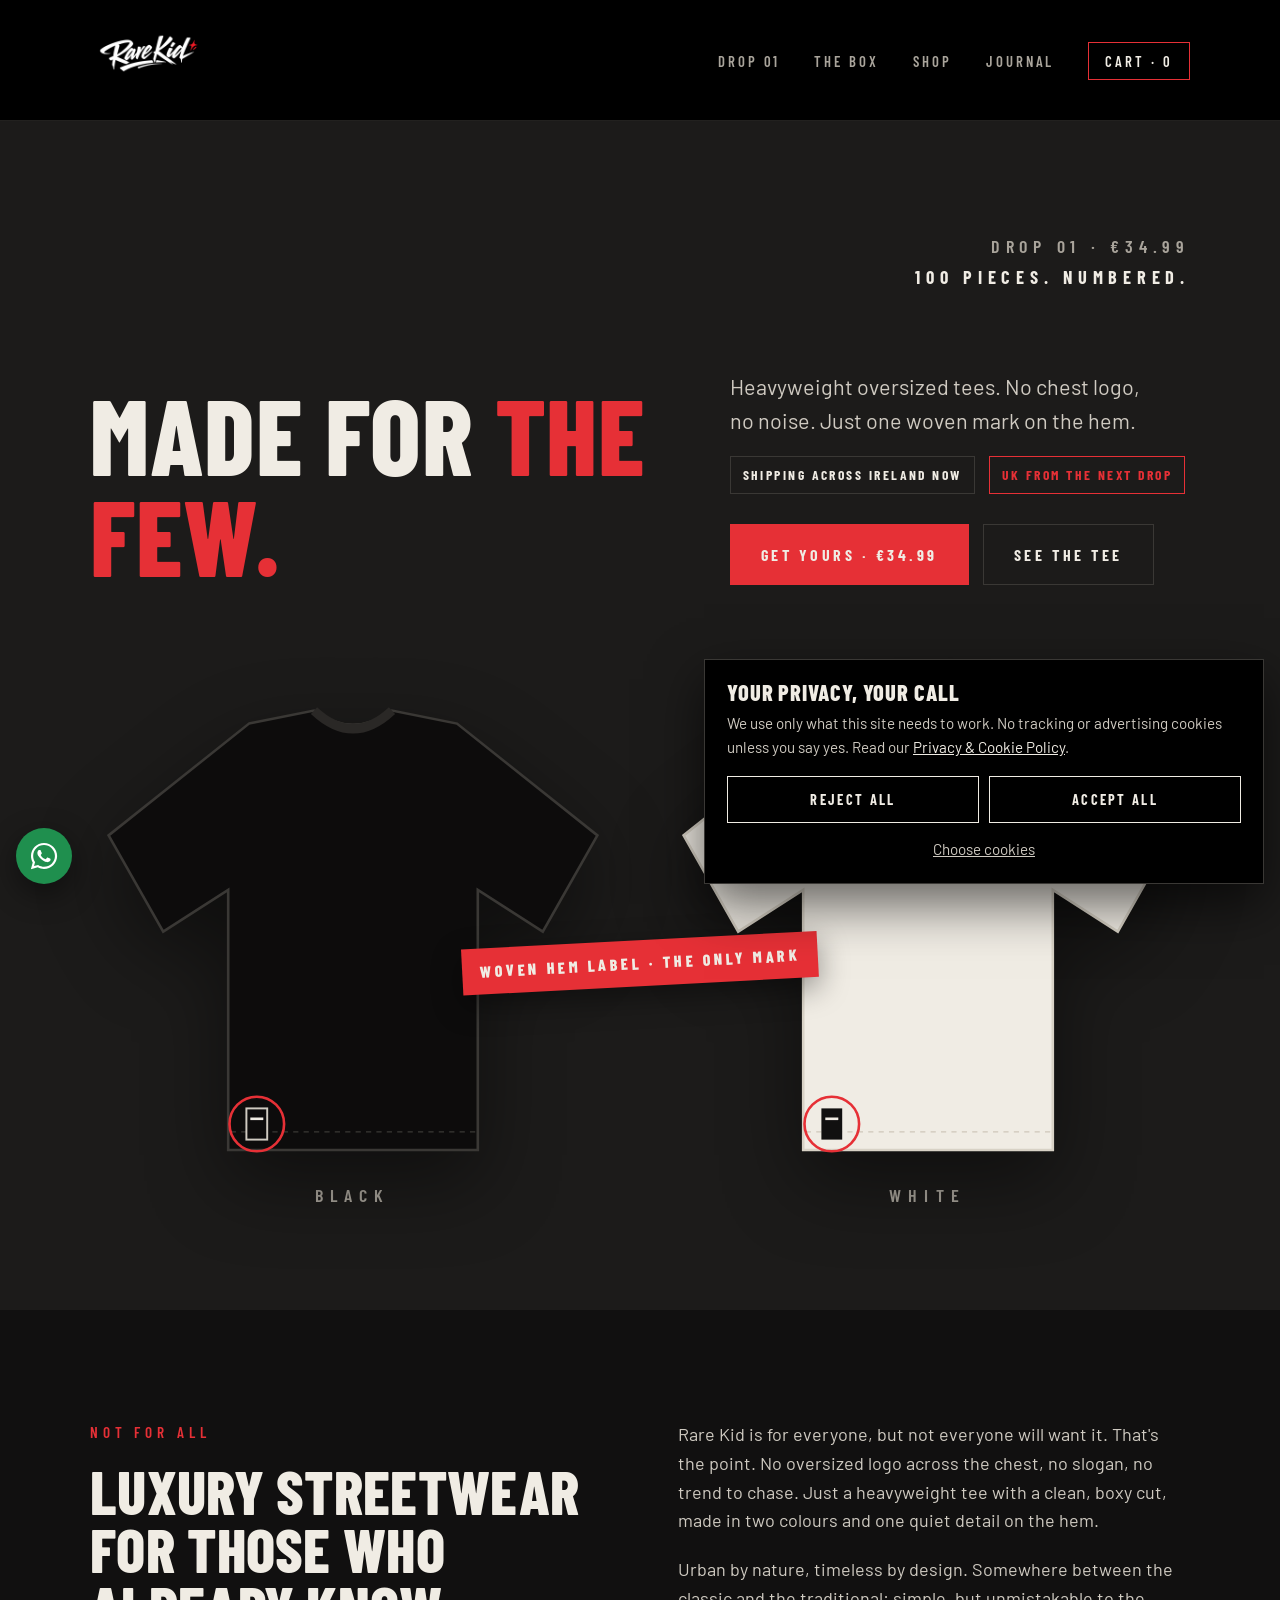
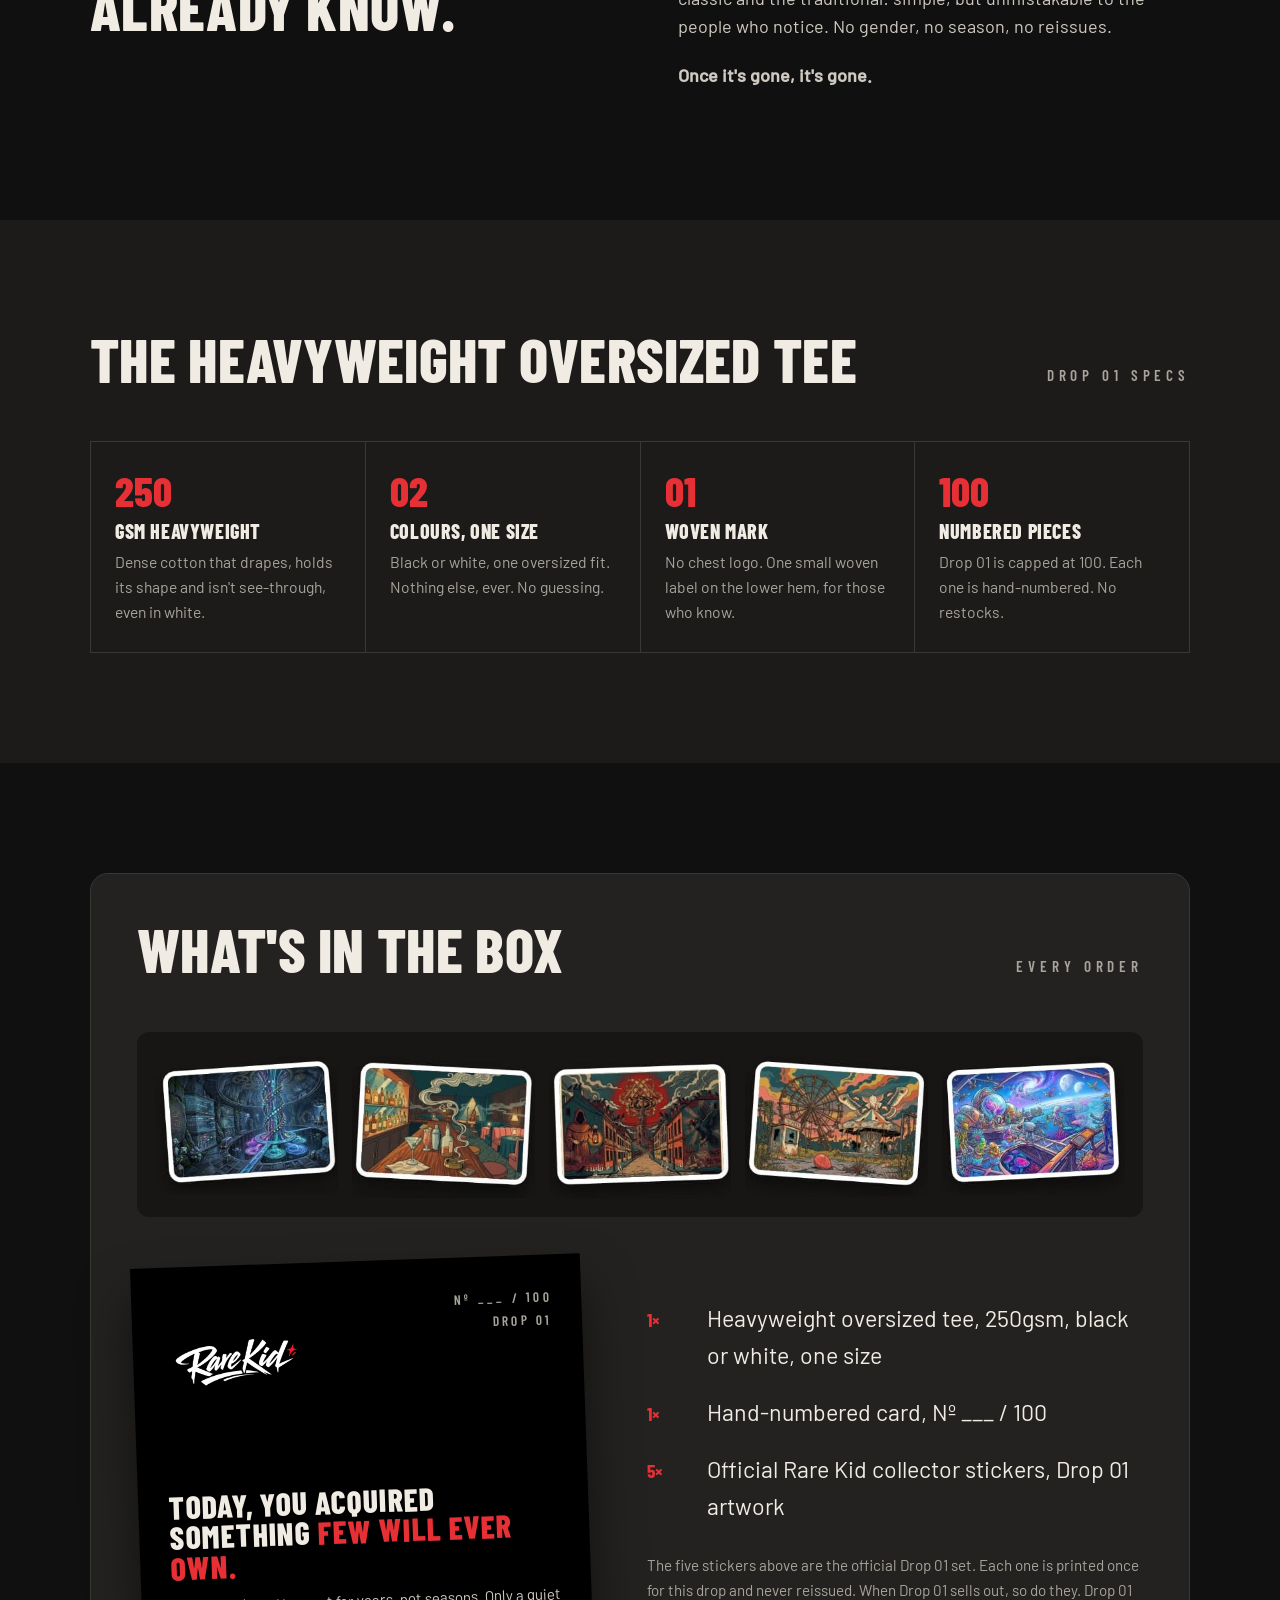
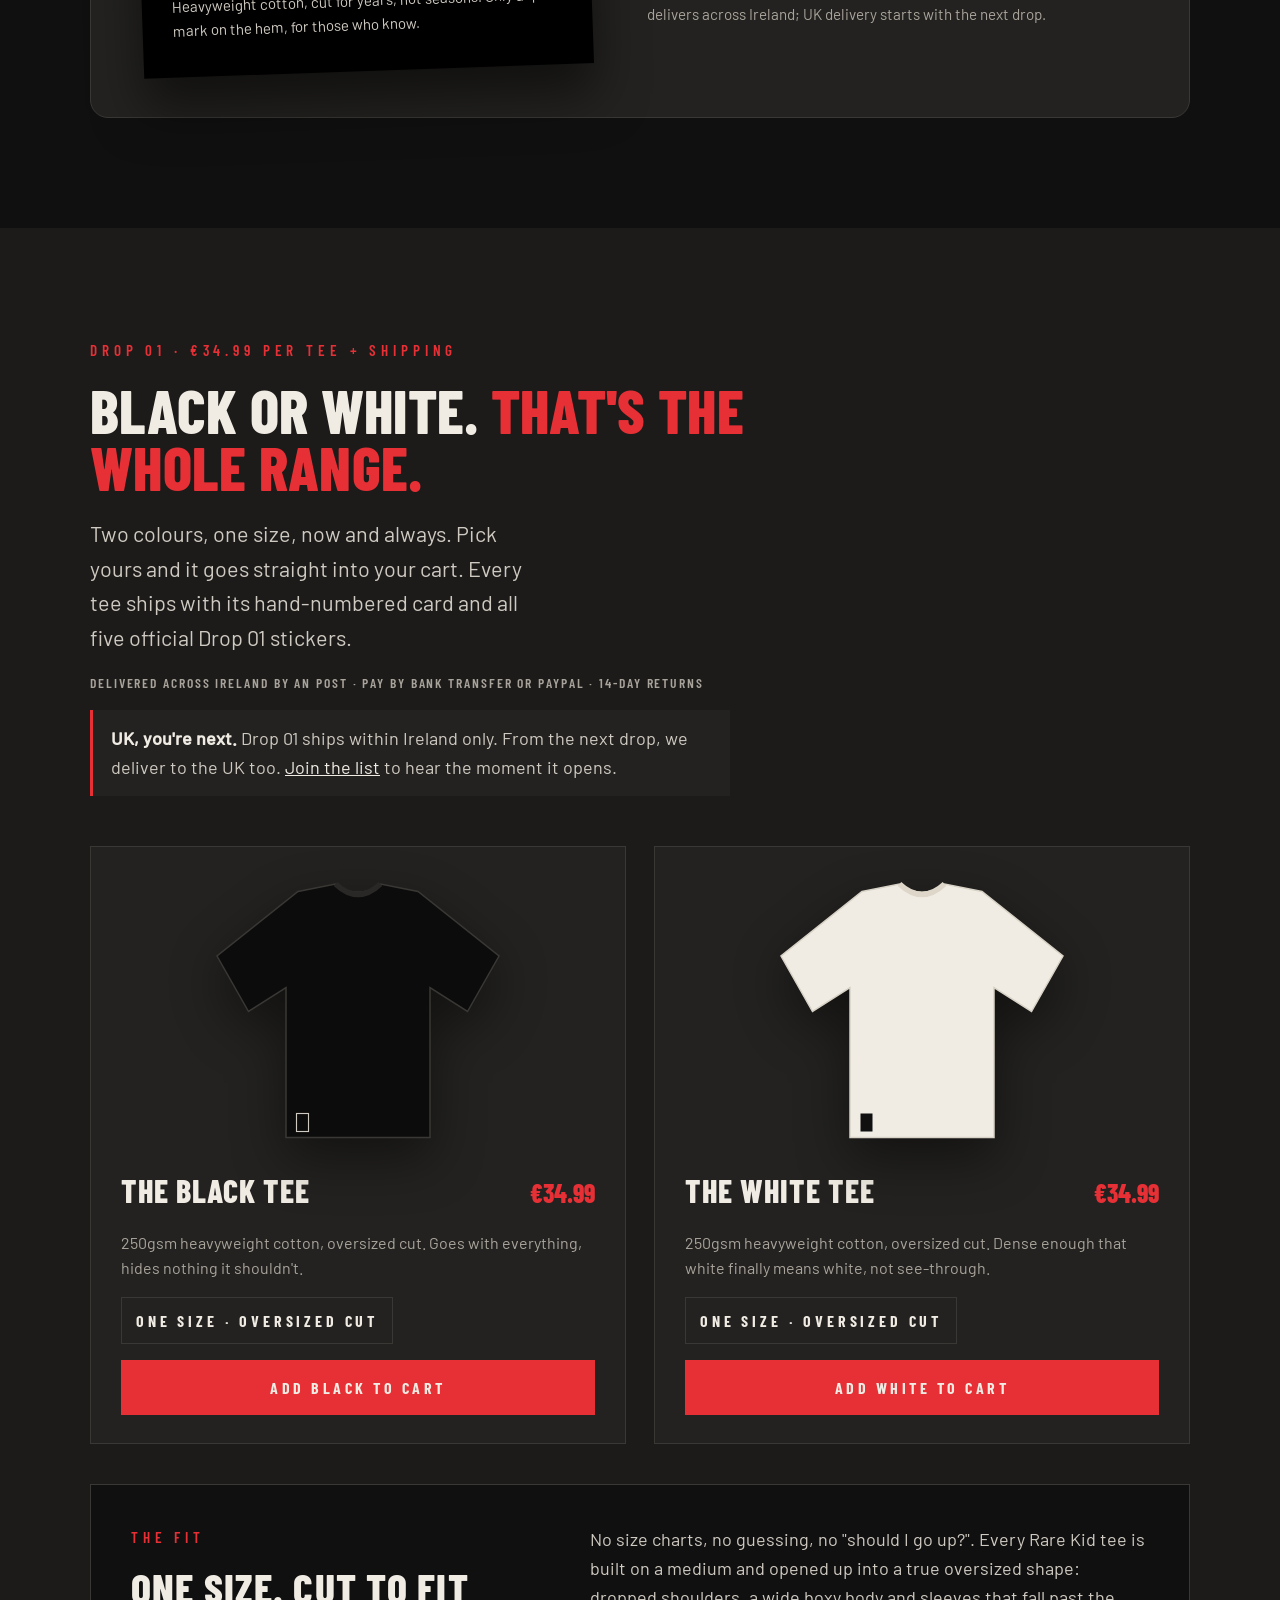
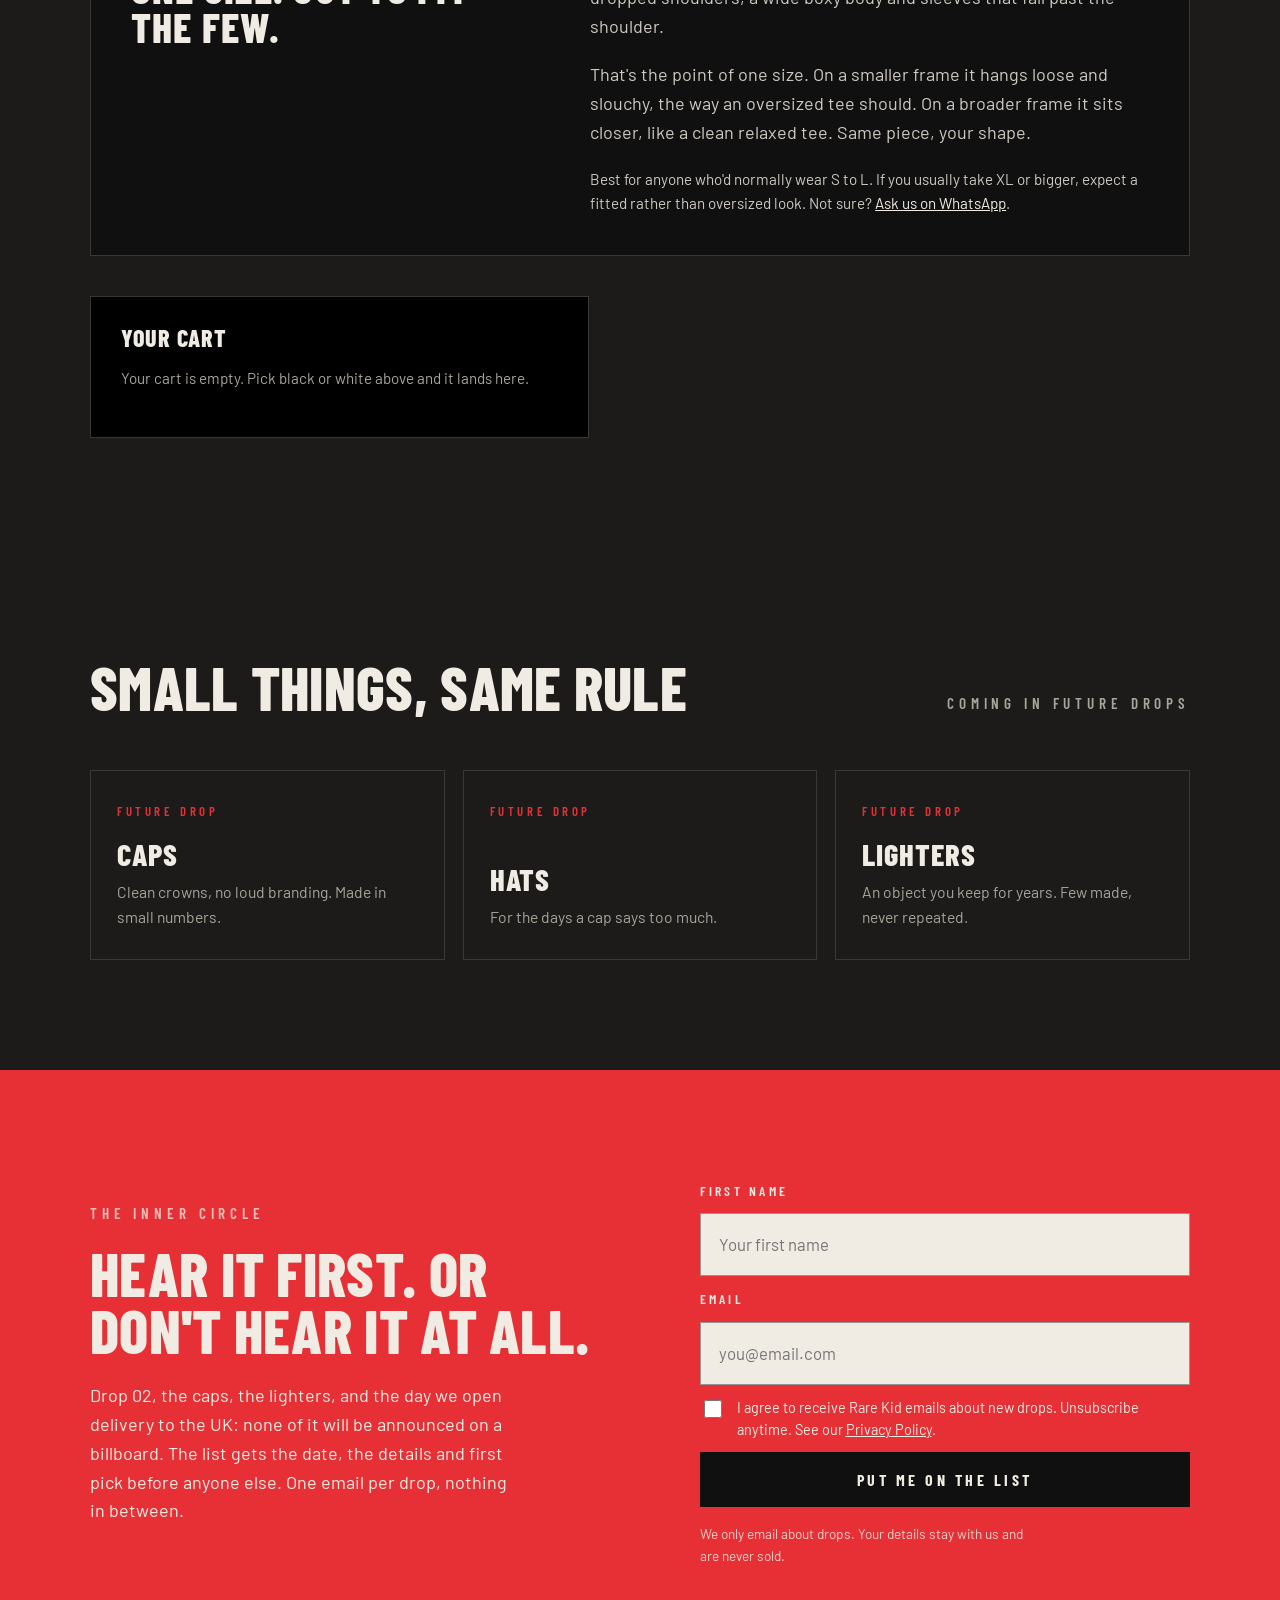
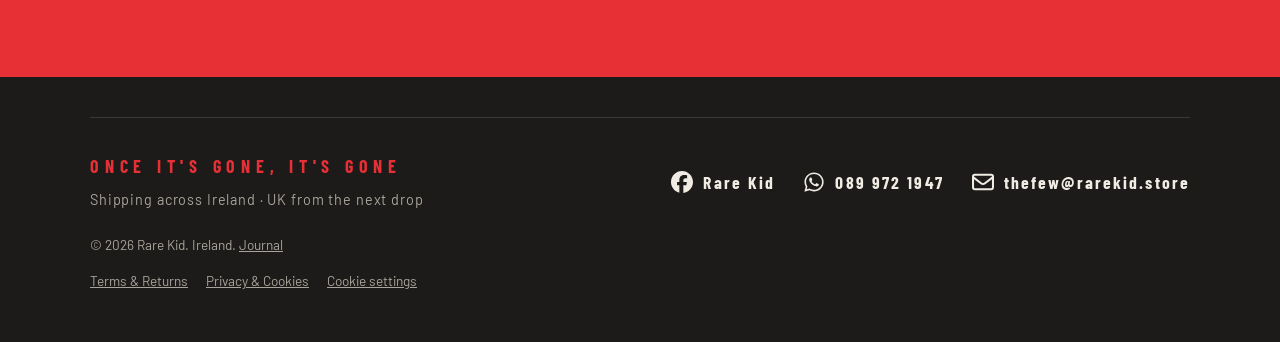
<file: index.html>
<!doctype html>
<html lang="en-IE">
<head>
<meta charset="utf-8">
<meta name="viewport" content="width=device-width, initial-scale=1">
<title>Rare Kid | Heavyweight Oversized Tees Ireland, €34.99</title>
<meta name="description" content="Premium 250gsm heavyweight oversized tees in black or white, €34.99. No chest logo. Drop 01: 100 numbered pieces, delivered across Ireland.">
<link rel="canonical" href="https://rarekid.store/">
<meta name="robots" content="index, follow">
<meta name="theme-color" content="#1c1b1a">

<meta property="og:type" content="website">
<meta property="og:site_name" content="Rare Kid">
<meta property="og:title" content="Rare Kid — Made for the few.">
<meta property="og:description" content="Heavyweight oversized tees. No chest logo, no noise. Drop 01: 100 pieces, numbered.">
<meta property="og:url" content="https://rarekid.store/">
<meta property="og:image" content="https://rarekid.store/images/og-rare-kid.jpg">
<meta property="og:image:width" content="1200">
<meta property="og:image:height" content="630">
<meta property="og:image:alt" content="Rare Kid Drop 01: black and white heavyweight oversized tees. Made for the few.">
<meta property="og:locale" content="en_IE">
<meta name="twitter:card" content="summary_large_image">

<link rel="icon" href="images/logo.jpg">
<link rel="stylesheet" href="css/style.css">

<script type="application/ld+json">
{
  "@context":"https://schema.org",
  "@graph":[
    {
      "@type":"Organization",
      "@id":"https://rarekid.store/#org",
      "name":"Rare Kid",
      "url":"https://rarekid.store/",
      "logo":"https://rarekid.store/images/logo.jpg",
      "slogan":"Made for the few.",
      "telephone":"+353 89 972 1947",
      "email":"thefew@rarekid.store",
      "areaServed":"IE",
      "sameAs":["https://www.facebook.com/profile.php?id=61590285942390"]
    },
    {
      "@type":"Product",
      "name":"Rare Kid Drop 01 Heavyweight Oversized Tee",
      "brand":{"@type":"Brand","name":"Rare Kid"},
      "description":"250gsm heavyweight cotton oversized t-shirt in black or white, one size, oversized cut. No chest logo, a single woven label on the lower hem. Limited to 100 numbered pieces, with a hand-numbered card and five official Drop 01 collector stickers. Delivered by An Post across Ireland.",
      "color":"Black, White",
      "material":"Heavyweight cotton, 250gsm",
      "image":"https://rarekid.store/images/rare-kid-drop-01-heavyweight-tees.jpg",
      "offers":{
        "@type":"Offer",
        "price":"34.99",
        "priceCurrency":"EUR",
        "availability":"https://schema.org/LimitedAvailability",
        "url":"https://rarekid.store/#shop",
        "areaServed":"IE",
        "hasMerchantReturnPolicy":{"@type":"MerchantReturnPolicy","applicableCountry":"IE","returnPolicyCategory":"https://schema.org/MerchantReturnFiniteReturnWindow","merchantReturnDays":14,"returnFees":"https://schema.org/ReturnFeesCustomerResponsibility","returnMethod":"https://schema.org/ReturnByMail"}
      }
    }
  ]
}
</script>
</head>
<body>
<a class="skip" href="#main">Skip to content</a>

<header class="site-header">
  <nav class="wrap nav" aria-label="Main">
    <a class="logo" href="./" aria-label="Rare Kid home">
      <img class="logo-img" src="images/logo.jpg" alt="Rare Kid" width="1024" height="1024">
    </a>
    <ul>
      <li><a href="#drop">Drop 01</a></li>
      <li><a href="#box">The Box</a></li>
      <li><a href="#shop">Shop</a></li>
      <li><a href="blog/">Journal</a></li>
      <li><a class="btn-mini" href="#cart">Cart · <span data-cart-count>0</span></a></li>
    </ul>
  </nav>
</header>

<main id="main">

  <!-- HERO -->
  <section class="hero" aria-labelledby="hero-title">
    <div class="wrap">
      <div class="hero-top">
        <p class="drop-tag"><span>Drop 01 · €34.99</span><strong>100 pieces. Numbered.</strong></p>
      </div>
      <div class="hero-grid">
        <h1 id="hero-title">Made for <span class="red">the few.</span></h1>
        <div>
          <p class="lead">Heavyweight oversized tees. No chest logo, no noise. Just one woven mark on the hem.</p>
          <p class="ship-badge"><span>Shipping across Ireland now</span><span class="red">UK from the next drop</span></p>
          <div class="hero-actions">
            <a class="btn" href="#shop">Get yours · €34.99</a>
            <a class="btn ghost" href="#drop">See the tee</a>
          </div>
        </div>
      </div>
    </div>
  </section>

  <!-- TEES -->
  <section class="tees" id="drop" aria-labelledby="drop-title">
    <div class="wrap">
      <h2 id="drop-title" class="sr-only">Drop 01 heavyweight oversized tee in black and white</h2>
      <div class="tee-row">
        <figure class="tee">
          <svg viewBox="0 0 400 360" role="img" aria-label="Black heavyweight oversized tee with a small woven label on the lower left hem">
            <path d="M120 22 L170 12 Q200 34 230 12 L280 22 L388 108 L346 182 L296 150 L296 350 L104 350 L104 150 L54 182 L12 108 Z" fill="#0d0c0c" stroke="#3a3835" stroke-width="2"/>
            <path d="M170 12 Q200 40 230 12" fill="none" stroke="#2a2826" stroke-width="7"/>
            <line x1="106" y1="336" x2="294" y2="336" stroke="#3a3835" stroke-dasharray="4 4"/>
            <rect x="118" y="318" width="16" height="24" fill="#0d0c0c" stroke="#cfcac1" stroke-width="1.5"/>
            <line x1="121" y1="326" x2="131" y2="326" stroke="#f0ece4" stroke-width="2"/>
            <circle cx="126" cy="330" r="21" fill="none" stroke="#e63036" stroke-width="2"/>
          </svg>
          <figcaption>Black</figcaption>
        </figure>
        <figure class="tee">
          <svg viewBox="0 0 400 360" role="img" aria-label="White heavyweight oversized tee with a small woven label on the lower left hem">
            <path d="M120 22 L170 12 Q200 34 230 12 L280 22 L388 108 L346 182 L296 150 L296 350 L104 350 L104 150 L54 182 L12 108 Z" fill="#f0ece4" stroke="#d8d2c6" stroke-width="2"/>
            <path d="M170 12 Q200 40 230 12" fill="none" stroke="#ddd6c9" stroke-width="7"/>
            <line x1="106" y1="336" x2="294" y2="336" stroke="#cfc8bb" stroke-dasharray="4 4"/>
            <rect x="118" y="318" width="16" height="24" fill="#111010"/>
            <line x1="121" y1="326" x2="131" y2="326" stroke="#f0ece4" stroke-width="2"/>
            <circle cx="126" cy="330" r="21" fill="none" stroke="#e63036" stroke-width="2"/>
          </svg>
          <figcaption>White</figcaption>
        </figure>
        <span class="label-note">Woven hem label · the only mark</span>
      </div>
    </div>
  </section>

  <!-- MANIFESTO -->
  <section class="section alt" aria-labelledby="manifesto-title">
    <div class="wrap">
      <div class="manifesto">
        <div>
          <p class="eyebrow red">Not for all</p>
          <h2 id="manifesto-title">Luxury streetwear for those who already know.</h2>
        </div>
        <div>
          <p>Rare Kid is for everyone, but not everyone will want it. That's the point. No oversized logo across the chest, no slogan, no trend to chase. Just a heavyweight tee with a clean, boxy cut, made in two colours and one quiet detail on the hem.</p>
          <p>Urban by nature, timeless by design. Somewhere between the classic and the traditional: simple, but unmistakable to the people who notice. No gender, no season, no reissues.</p>
          <p><strong>Once it's gone, it's gone.</strong></p>
        </div>
      </div>
    </div>
  </section>

  <!-- SPECS -->
  <section class="section" aria-labelledby="specs-title">
    <div class="wrap">
      <div class="section-head">
        <h2 id="specs-title">The heavyweight oversized tee</h2>
        <p class="eyebrow">Drop 01 specs</p>
      </div>
      <div class="specs">
        <div class="spec"><span class="num">250</span><h3>GSM heavyweight</h3><p>Dense cotton that drapes, holds its shape and isn't see-through, even in white.</p></div>
        <div class="spec"><span class="num">02</span><h3>Colours, one size</h3><p>Black or white, one oversized fit. Nothing else, ever. No guessing.</p></div>
        <div class="spec"><span class="num">01</span><h3>Woven mark</h3><p>No chest logo. One small woven label on the lower hem, for those who know.</p></div>
        <div class="spec"><span class="num">100</span><h3>Numbered pieces</h3><p>Drop 01 is capped at 100. Each one is hand-numbered. No restocks.</p></div>
      </div>
    </div>
  </section>

  <!-- BOX -->
  <section class="section alt" id="box" aria-labelledby="box-title">
    <div class="wrap">
      <div class="box">
        <div class="section-head">
          <h2 id="box-title">What's in the box</h2>
          <p class="eyebrow">Every order</p>
        </div>
        <ul class="stickers" aria-label="The five official Rare Kid Drop 01 collector stickers">
          <li><img src="images/drop01-sticker-1.jpg" alt="Rare Kid Drop 01 official sticker: neon spiral in a hidden underground vault" width="284" height="224" loading="lazy"></li>
          <li><img src="images/drop01-sticker-2.jpg" alt="Rare Kid Drop 01 official sticker: smoky after-hours cocktail bar" width="276" height="224" loading="lazy"></li>
          <li><img src="images/drop01-sticker-3.jpg" alt="Rare Kid Drop 01 official sticker: hooded figure on an old town street under a red sky" width="274" height="224" loading="lazy"></li>
          <li><img src="images/drop01-sticker-4.jpg" alt="Rare Kid Drop 01 official sticker: abandoned funfair with ferris wheel and carousel" width="279" height="224" loading="lazy"></li>
          <li><img src="images/drop01-sticker-5.jpg" alt="Rare Kid Drop 01 official sticker: cosmic underwater world with planets and sea creatures" width="282" height="224" loading="lazy"></li>
        </ul>
        <div class="box-grid">
          <div class="card" aria-hidden="true">
            <div class="card-top">
              <img class="logo-img" src="images/logo.jpg" alt="" width="1024" height="1024">
              <div class="meta">Nº ___ / 100<br>Drop 01</div>
            </div>
            <h3>Today, you acquired something <span class="red">few will ever own.</span></h3>
            <p>Heavyweight cotton, cut for years, not seasons. Only a quiet mark on the hem, for those who know.</p>
          </div>
          <div>
            <ul class="box-list">
              <li><b>1×</b> Heavyweight oversized tee, 250gsm, black or white, one size</li>
              <li><b>1×</b> Hand-numbered card, Nº ___ / 100</li>
              <li><b>5×</b> Official Rare Kid collector stickers, Drop 01 artwork</li>
            </ul>
            <p class="small">The five stickers above are the official Drop 01 set. Each one is printed once for this drop and never reissued. When Drop 01 sells out, so do they. Drop 01 delivers across Ireland; UK delivery starts with the next drop.</p>
          </div>
        </div>
      </div>
    </div>
  </section>

  <!-- SHOP -->
  <section class="section" id="shop" aria-labelledby="shop-title">
    <div class="wrap">
      <div class="shop-head">
        <p class="eyebrow red">Drop 01 · €34.99 per tee + shipping</p>
        <h2 id="shop-title">Black or white. <span class="red">That's the whole range.</span></h2>
        <p class="lead" style="margin-top:20px">Two colours, one size, now and always. Pick yours and it goes straight into your cart. Every tee ships with its hand-numbered card and all five official Drop 01 stickers.</p>
        <p class="ship-note">Delivered across Ireland by An Post · Pay by bank transfer or PayPal · 14-day returns</p>
        <p class="uk-next"><strong>UK, you're next.</strong> Drop 01 ships within Ireland only. From the next drop, we deliver to the UK too. <a href="#join">Join the list</a> to hear the moment it opens.</p>
      </div>

      <div class="products">
        <article class="product" aria-labelledby="p-black">
          <svg class="p-tee" viewBox="0 0 400 360" role="img" aria-label="Black heavyweight oversized tee">
            <path d="M120 22 L170 12 Q200 34 230 12 L280 22 L388 108 L346 182 L296 150 L296 350 L104 350 L104 150 L54 182 L12 108 Z" fill="#0d0c0c" stroke="#3a3835" stroke-width="2"/>
            <path d="M170 12 Q200 40 230 12" fill="none" stroke="#2a2826" stroke-width="7"/>
            <rect x="118" y="318" width="16" height="24" fill="#0d0c0c" stroke="#cfcac1" stroke-width="1.5"/>
          </svg>
          <div class="p-info">
            <div class="p-title"><h3 id="p-black">The Black Tee</h3><span class="p-price">€34.99</span></div>
            <p>250gsm heavyweight cotton, oversized cut. Goes with everything, hides nothing it shouldn't.</p>
            <p class="one-size">One size · Oversized cut</p>
            <button type="button" class="btn" data-add="black">Add black to cart</button>
          </div>
        </article>
        <article class="product" aria-labelledby="p-white">
          <svg class="p-tee" viewBox="0 0 400 360" role="img" aria-label="White heavyweight oversized tee">
            <path d="M120 22 L170 12 Q200 34 230 12 L280 22 L388 108 L346 182 L296 150 L296 350 L104 350 L104 150 L54 182 L12 108 Z" fill="#f0ece4" stroke="#d8d2c6" stroke-width="2"/>
            <path d="M170 12 Q200 40 230 12" fill="none" stroke="#ddd6c9" stroke-width="7"/>
            <rect x="118" y="318" width="16" height="24" fill="#111010"/>
          </svg>
          <div class="p-info">
            <div class="p-title"><h3 id="p-white">The White Tee</h3><span class="p-price">€34.99</span></div>
            <p>250gsm heavyweight cotton, oversized cut. Dense enough that white finally means white, not see-through.</p>
            <p class="one-size">One size · Oversized cut</p>
            <button type="button" class="btn" data-add="white">Add white to cart</button>
          </div>
        </article>
      </div>

      <div class="fit">
        <div>
          <p class="eyebrow red">The fit</p>
          <h3>One size. Cut to fit the few.</h3>
        </div>
        <div>
          <p>No size charts, no guessing, no "should I go up?". Every Rare Kid tee is built on a medium and opened up into a true oversized shape: dropped shoulders, a wide boxy body and sleeves that fall past the shoulder.</p>
          <p>That's the point of one size. On a smaller frame it hangs loose and slouchy, the way an oversized tee should. On a broader frame it sits closer, like a clean relaxed tee. Same piece, your shape.</p>
          <p class="small" style="margin:0">Best for anyone who'd normally wear S to L. If you usually take XL or bigger, expect a fitted rather than oversized look. Not sure? <a href="https://wa.me/353899721947?text=Hi%20Rare%20Kid%2C%20I%27d%20like%20help%20with%20the%20fit." target="_blank" rel="noopener">Ask us on WhatsApp</a>.</p>
          <table class="fit-table" id="fit-measure" hidden>
            <caption class="sr-only">Garment measurements, laid flat</caption>
            <tr><th>Chest (pit to pit)</th><td id="m-chest"></td></tr>
            <tr><th>Length (shoulder to hem)</th><td id="m-length"></td></tr>
            <tr><th>Sleeve</th><td id="m-sleeve"></td></tr>
          </table>
        </div>
      </div>

      <div class="checkout-grid" id="cart">
        <div class="cart-box">
          <h3 class="cart-title">Your cart</h3>
          <p id="cart-empty" class="small">Your cart is empty. Pick black or white above and it lands here.</p>
          <ul id="cart-items" class="cart-items"></ul>
          <div id="cart-summary" class="cart-summary" hidden>
            <div class="sum-row"><span id="cart-n">0 tees</span><strong id="cart-sub">€0.00</strong></div>
            <div class="sum-row muted"><span>Shipping</span><span>An Post, confirmed for your location</span></div>
            <div class="sum-row muted"><span>Returns</span><span>14 days, <a href="terms.html#returns" style="color:inherit">see how</a></span></div>
            <p class="small" style="margin:12px 0 0">Every tee includes a hand-numbered card and 5 official Drop 01 stickers. No payment is taken here. We confirm your shipping cost on WhatsApp, then you pay by <strong>bank transfer</strong> or a secure <strong>PayPal payment link</strong>.</p>
          </div>
          <div id="order-done" class="order-done" hidden>
            <p class="eyebrow red" style="margin:0 0 8px">Almost yours</p>
            <p><strong>Order <span id="order-no"></span> is ready in WhatsApp.</strong> Press send in WhatsApp to place it. We'll reply with your shipping cost and your bank transfer details or PayPal payment link.</p>
            <p class="small" style="margin:0">WhatsApp didn't open? <a id="order-link" href="#" target="_blank" rel="noopener">Open it here</a>.</p>
          </div>
        </div>

        <form id="checkout" class="checkout" hidden>
          <h3 class="cart-title">Your details</h3>
          <div class="f-row">
            <div><label for="c-first">First name</label><input id="c-first" name="first" required autocomplete="given-name"></div>
            <div><label for="c-last">Last name</label><input id="c-last" name="last" required autocomplete="family-name"></div>
          </div>
          <div class="f-row">
            <div><label for="c-phone">Phone</label><input id="c-phone" name="phone" type="tel" required autocomplete="tel" placeholder="08X XXX XXXX"></div>
            <div><label for="c-email">Email</label><input id="c-email" name="email" type="email" required autocomplete="email"></div>
          </div>
          <label for="c-address">Address</label><input id="c-address" name="address" required autocomplete="street-address" placeholder="House number and street">
          <div class="f-row f-3">
            <div><label for="c-town">Town / City</label><input id="c-town" name="town" required autocomplete="address-level2"></div>
            <div><label for="c-county">County</label><input id="c-county" name="county" required autocomplete="address-level1"></div>
            <div><label for="c-eircode">Eircode</label><input id="c-eircode" name="eircode" autocomplete="postal-code" placeholder="Optional"></div>
          </div>
          <fieldset class="pay">
            <legend>How would you like to pay?</legend>
            <label class="pay-opt"><input type="radio" name="payment" value="Bank transfer" required> <span><strong>Bank transfer</strong> We send you our account details</span></label>
            <label class="pay-opt"><input type="radio" name="payment" value="PayPal payment link"> <span><strong>PayPal</strong> We send you a secure payment link</span></label>
          </fieldset>
          <label for="c-notes">Notes</label><textarea id="c-notes" name="notes" rows="3" placeholder="Delivery instructions, fit questions, anything else"></textarea>
          <p class="small" style="margin:4px 0 0">Your details go straight into a WhatsApp message to us and aren't stored on this website. By sending your order you agree to our <a href="terms.html">Terms &amp; Returns</a> and <a href="privacy.html">Privacy Policy</a>.</p>
          <button class="btn wa-btn" type="submit"><svg class="ico" aria-hidden="true" focusable="false" xmlns="http://www.w3.org/2000/svg" viewBox="0 0 448 512"><!--! Font Awesome Free 7.3.1 by @fontawesome - https://fontawesome.com License - https://fontawesome.com/license/free (Icons: CC BY 4.0, Fonts: SIL OFL 1.1, Code: MIT License) Copyright 2026 Fonticons, Inc. --><path fill="currentColor" d="M380.9 97.1c-41.9-42-97.7-65.1-157-65.1-122.4 0-222 99.6-222 222 0 39.1 10.2 77.3 29.6 111L0 480 117.7 449.1c32.4 17.7 68.9 27 106.1 27l.1 0c122.3 0 224.1-99.6 224.1-222 0-59.3-25.2-115-67.1-157zm-157 341.6c-33.2 0-65.7-8.9-94-25.7l-6.7-4-69.8 18.3 18.6-68.1-4.4-7c-18.5-29.4-28.2-63.3-28.2-98.2 0-101.7 82.8-184.5 184.6-184.5 49.3 0 95.6 19.2 130.4 54.1s56.2 81.2 56.1 130.5c0 101.8-84.9 184.6-186.6 184.6zM325.1 300.5c-5.5-2.8-32.8-16.2-37.9-18-5.1-1.9-8.8-2.8-12.5 2.8s-14.3 18-17.6 21.8c-3.2 3.7-6.5 4.2-12 1.4-32.6-16.3-54-29.1-75.5-66-5.7-9.8 5.7-9.1 16.3-30.3 1.8-3.7 .9-6.9-.5-9.7s-12.5-30.1-17.1-41.2c-4.5-10.8-9.1-9.3-12.5-9.5-3.2-.2-6.9-.2-10.6-.2s-9.7 1.4-14.8 6.9c-5.1 5.6-19.4 19-19.4 46.3s19.9 53.7 22.6 57.4c2.8 3.7 39.1 59.7 94.8 83.8 35.2 15.2 49 16.5 66.6 13.9 10.7-1.6 32.8-13.4 37.4-26.4s4.6-24.1 3.2-26.4c-1.3-2.5-5-3.9-10.5-6.6z"/></svg> Send my order on WhatsApp</button>
        </form>
      </div>
    </div>
  </section>

  <!-- NEXT -->
  <section class="section" aria-labelledby="next-title">
    <div class="wrap">
      <div class="section-head">
        <h2 id="next-title">Small things, same rule</h2>
        <p class="eyebrow">Coming in future drops</p>
      </div>
      <div class="extras">
        <div class="extra"><span class="soon">Future drop</span><div><h3>Caps</h3><p>Clean crowns, no loud branding. Made in small numbers.</p></div></div>
        <div class="extra"><span class="soon">Future drop</span><div><h3>Hats</h3><p>For the days a cap says too much.</p></div></div>
        <div class="extra"><span class="soon">Future drop</span><div><h3>Lighters</h3><p>An object you keep for years. Few made, never repeated.</p></div></div>
      </div>
    </div>
  </section>

  <!-- JOIN / SUBSCRIBE -->
  <section class="section join" id="join" aria-labelledby="join-title">
    <div class="wrap join-grid">
      <div>
        <p class="eyebrow">The inner circle</p>
        <h2 id="join-title">Hear it first. Or don't hear it at all.</h2>
        <p>Drop 02, the caps, the lighters, and the day we open delivery to the UK: none of it will be announced on a billboard. The list gets the date, the details and first pick before anyone else. One email per drop, nothing in between.</p>
      </div>
      <!-- Formspree form xgavbbvg. Sent with js/forms.js; works without JavaScript too. -->
      <form class="form" action="https://formspree.io/f/xgavbbvg" method="POST" data-formspree>
        <input type="hidden" name="_subject" value="New Rare Kid subscriber (drops list)">
        <input type="hidden" name="source" value="Homepage">
        <input type="text" name="_gotcha" class="hp" tabindex="-1" autocomplete="off" aria-hidden="true">
        <label for="name">First name</label>
        <input id="name" type="text" name="name" autocomplete="given-name" placeholder="Your first name">
        <label for="email">Email</label>
        <input id="email" type="email" name="email" required autocomplete="email" placeholder="you@email.com">
        <label class="consent"><input type="checkbox" name="consent" value="Yes - agreed to Rare Kid drop emails" required> <span>I agree to receive Rare Kid emails about new drops. Unsubscribe anytime. See our <a href="privacy.html">Privacy Policy</a>.</span></label>
        <button class="btn" type="submit">Put me on the list</button>
        <p class="form-status" role="status" aria-live="polite" hidden></p>
        <p class="fine">We only email about drops. Your details stay with us and are never sold.</p>
      </form>
    </div>
  </section>

</main>

<footer class="site-footer">
  <div class="wrap">
    <div class="footer-row">
      <div><p class="footer-tag">Once it's gone, it's gone</p><p class="footer-ship">Shipping across Ireland · UK from the next drop</p></div>
      <div class="footer-links">
        <a href="https://www.facebook.com/profile.php?id=61590285942390" target="_blank" rel="noopener">
          <svg class="ico" aria-hidden="true" focusable="false" xmlns="http://www.w3.org/2000/svg" viewBox="0 0 512 512"><!--! Font Awesome Free 7.3.1 by @fontawesome - https://fontawesome.com License - https://fontawesome.com/license/free (Icons: CC BY 4.0, Fonts: SIL OFL 1.1, Code: MIT License) Copyright 2026 Fonticons, Inc. --><path fill="currentColor" d="M512 256C512 114.6 397.4 0 256 0S0 114.6 0 256C0 376 82.7 476.8 194.2 504.5l0-170.3-52.8 0 0-78.2 52.8 0 0-33.7c0-87.1 39.4-127.5 125-127.5 16.2 0 44.2 3.2 55.7 6.4l0 70.8c-6-.6-16.5-1-29.6-1-42 0-58.2 15.9-58.2 57.2l0 27.8 83.6 0-14.4 78.2-69.3 0 0 175.9C413.8 494.8 512 386.9 512 256z"/></svg>
          Rare Kid
        </a>
        <a href="https://wa.me/353899721947?text=Hi%20Rare%20Kid%2C%20I%20have%20a%20question%20about%20Drop%2001." target="_blank" rel="noopener" aria-label="Chat with Rare Kid on WhatsApp, 089 972 1947">
          <svg class="ico" aria-hidden="true" focusable="false" xmlns="http://www.w3.org/2000/svg" viewBox="0 0 448 512"><!--! Font Awesome Free 7.3.1 by @fontawesome - https://fontawesome.com License - https://fontawesome.com/license/free (Icons: CC BY 4.0, Fonts: SIL OFL 1.1, Code: MIT License) Copyright 2026 Fonticons, Inc. --><path fill="currentColor" d="M380.9 97.1c-41.9-42-97.7-65.1-157-65.1-122.4 0-222 99.6-222 222 0 39.1 10.2 77.3 29.6 111L0 480 117.7 449.1c32.4 17.7 68.9 27 106.1 27l.1 0c122.3 0 224.1-99.6 224.1-222 0-59.3-25.2-115-67.1-157zm-157 341.6c-33.2 0-65.7-8.9-94-25.7l-6.7-4-69.8 18.3 18.6-68.1-4.4-7c-18.5-29.4-28.2-63.3-28.2-98.2 0-101.7 82.8-184.5 184.6-184.5 49.3 0 95.6 19.2 130.4 54.1s56.2 81.2 56.1 130.5c0 101.8-84.9 184.6-186.6 184.6zM325.1 300.5c-5.5-2.8-32.8-16.2-37.9-18-5.1-1.9-8.8-2.8-12.5 2.8s-14.3 18-17.6 21.8c-3.2 3.7-6.5 4.2-12 1.4-32.6-16.3-54-29.1-75.5-66-5.7-9.8 5.7-9.1 16.3-30.3 1.8-3.7 .9-6.9-.5-9.7s-12.5-30.1-17.1-41.2c-4.5-10.8-9.1-9.3-12.5-9.5-3.2-.2-6.9-.2-10.6-.2s-9.7 1.4-14.8 6.9c-5.1 5.6-19.4 19-19.4 46.3s19.9 53.7 22.6 57.4c2.8 3.7 39.1 59.7 94.8 83.8 35.2 15.2 49 16.5 66.6 13.9 10.7-1.6 32.8-13.4 37.4-26.4s4.6-24.1 3.2-26.4c-1.3-2.5-5-3.9-10.5-6.6z"/></svg>
          089 972 1947
        </a>
        <a class="f-mail" href="mailto:thefew@rarekid.store"><svg class="ico" aria-hidden="true" focusable="false" xmlns="http://www.w3.org/2000/svg" viewBox="0 0 512 512"><!--! Font Awesome Free 7.3.1 by @fontawesome - https://fontawesome.com License - https://fontawesome.com/license/free (Icons: CC BY 4.0, Fonts: SIL OFL 1.1, Code: MIT License) Copyright 2026 Fonticons, Inc. --><path fill="currentColor" d="M61.4 64C27.5 64 0 91.5 0 125.4 0 126.3 0 127.1 .1 128L0 128 0 384c0 35.3 28.7 64 64 64l384 0c35.3 0 64-28.7 64-64l0-256-.1 0c0-.9 .1-1.7 .1-2.6 0-33.9-27.5-61.4-61.4-61.4L61.4 64zM464 192.3L464 384c0 8.8-7.2 16-16 16L64 400c-8.8 0-16-7.2-16-16l0-191.7 154.8 117.4c31.4 23.9 74.9 23.9 106.4 0L464 192.3zM48 125.4C48 118 54 112 61.4 112l389.2 0c7.4 0 13.4 6 13.4 13.4 0 4.2-2 8.2-5.3 10.7L280.2 271.5c-14.3 10.8-34.1 10.8-48.4 0L53.3 136.1c-3.3-2.5-5.3-6.5-5.3-10.7z"/></svg> thefew@rarekid.store</a>
      </div>
    </div>
    <p class="copy">© <span id="y">2026</span> Rare Kid. Ireland. <a href="blog/">Journal</a></p>
    <div class="legal-links"><a href="terms.html">Terms &amp; Returns</a><a href="privacy.html">Privacy &amp; Cookies</a><button type="button" class="cc-link" data-cookie-settings>Cookie settings</button></div>
  </div>
</footer>
<script>document.getElementById('y').textContent=new Date().getFullYear()</script>
<a class="wa-fab" href="https://wa.me/353899721947?text=Hi%20Rare%20Kid%2C%20I%20have%20a%20question%20about%20Drop%2001." target="_blank" rel="noopener" aria-label="Chat with Rare Kid on WhatsApp"><svg class="ico" aria-hidden="true" focusable="false" xmlns="http://www.w3.org/2000/svg" viewBox="0 0 448 512"><!--! Font Awesome Free 7.3.1 by @fontawesome - https://fontawesome.com License - https://fontawesome.com/license/free (Icons: CC BY 4.0, Fonts: SIL OFL 1.1, Code: MIT License) Copyright 2026 Fonticons, Inc. --><path fill="currentColor" d="M380.9 97.1c-41.9-42-97.7-65.1-157-65.1-122.4 0-222 99.6-222 222 0 39.1 10.2 77.3 29.6 111L0 480 117.7 449.1c32.4 17.7 68.9 27 106.1 27l.1 0c122.3 0 224.1-99.6 224.1-222 0-59.3-25.2-115-67.1-157zm-157 341.6c-33.2 0-65.7-8.9-94-25.7l-6.7-4-69.8 18.3 18.6-68.1-4.4-7c-18.5-29.4-28.2-63.3-28.2-98.2 0-101.7 82.8-184.5 184.6-184.5 49.3 0 95.6 19.2 130.4 54.1s56.2 81.2 56.1 130.5c0 101.8-84.9 184.6-186.6 184.6zM325.1 300.5c-5.5-2.8-32.8-16.2-37.9-18-5.1-1.9-8.8-2.8-12.5 2.8s-14.3 18-17.6 21.8c-3.2 3.7-6.5 4.2-12 1.4-32.6-16.3-54-29.1-75.5-66-5.7-9.8 5.7-9.1 16.3-30.3 1.8-3.7 .9-6.9-.5-9.7s-12.5-30.1-17.1-41.2c-4.5-10.8-9.1-9.3-12.5-9.5-3.2-.2-6.9-.2-10.6-.2s-9.7 1.4-14.8 6.9c-5.1 5.6-19.4 19-19.4 46.3s19.9 53.7 22.6 57.4c2.8 3.7 39.1 59.7 94.8 83.8 35.2 15.2 49 16.5 66.6 13.9 10.7-1.6 32.8-13.4 37.4-26.4s4.6-24.1 3.2-26.4c-1.3-2.5-5-3.9-10.5-6.6z"/></svg></a>
<script src="js/forms.js"></script>
<script src="js/shop.js"></script>
<script src="js/consent.js" data-root=""></script>
</body>
</html>
</file>
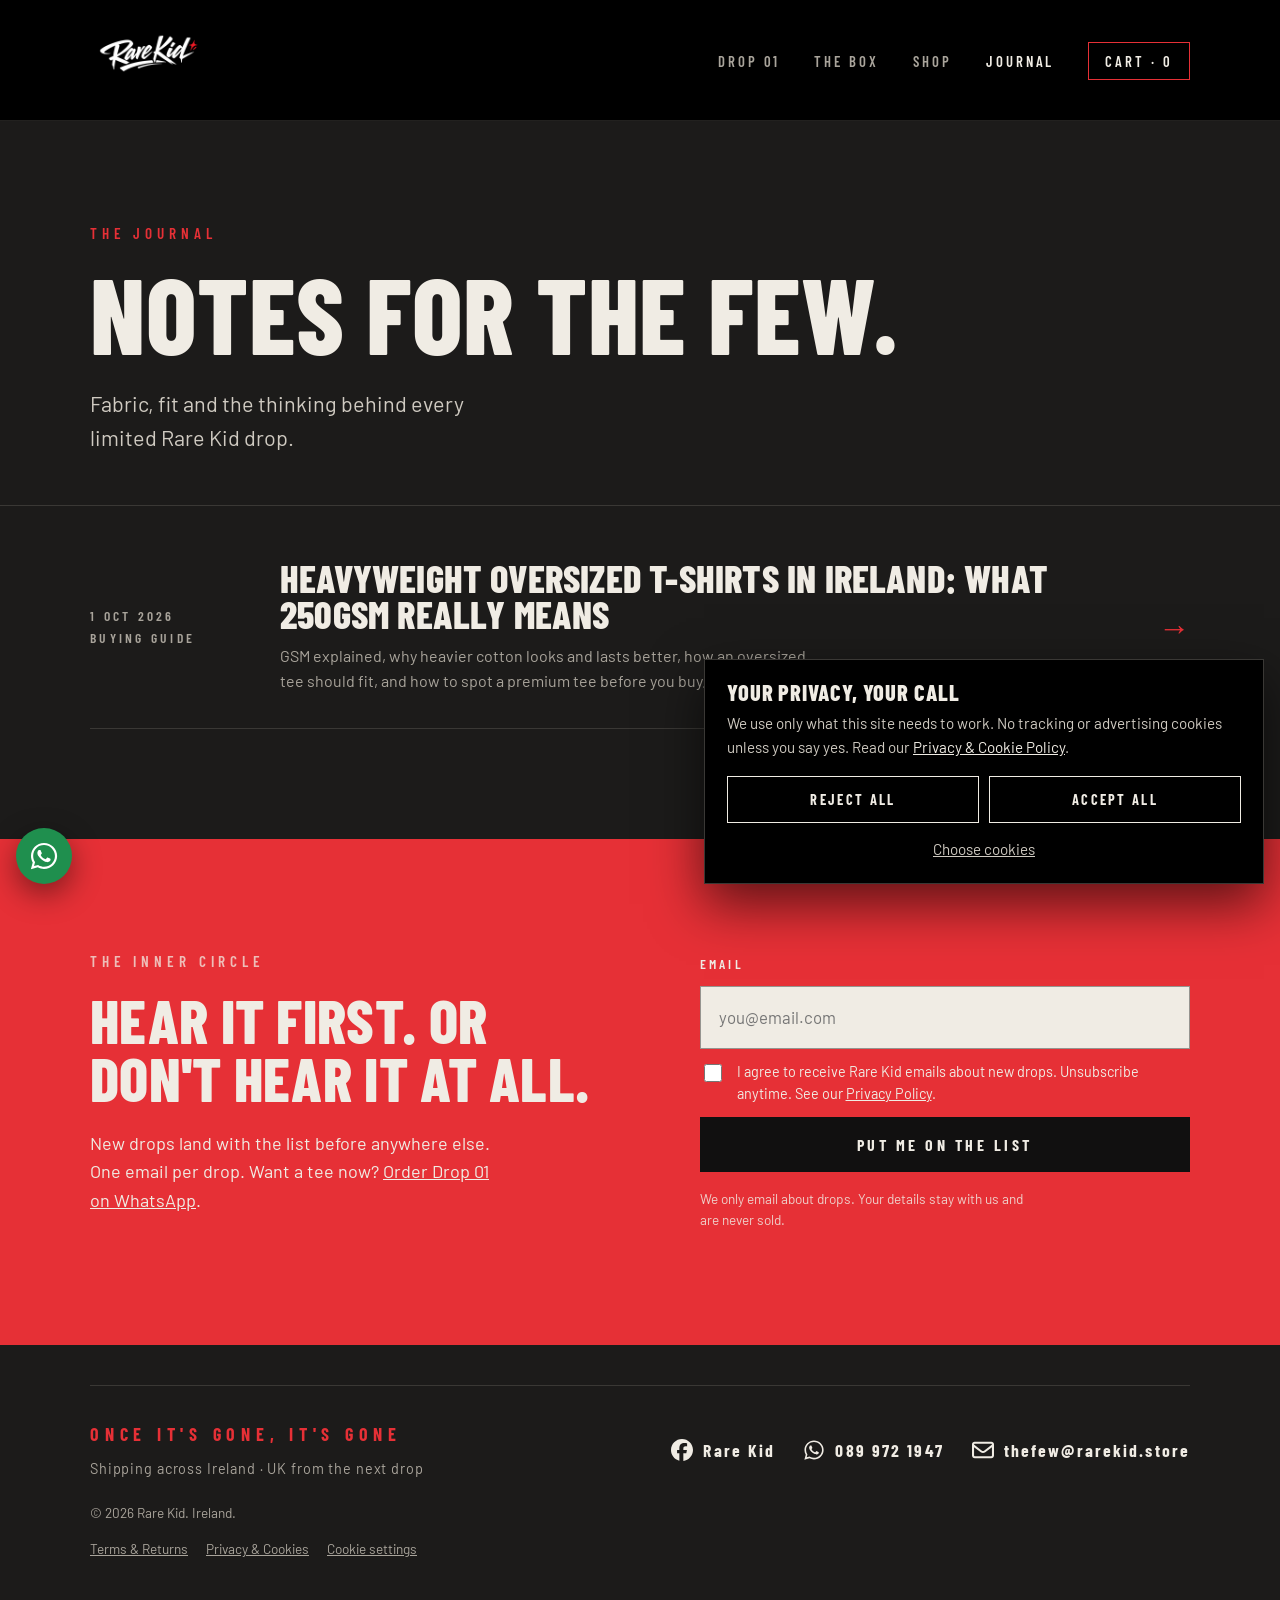
<file: blog/index.html>
<!doctype html>
<html lang="en-IE">
<head>
<meta charset="utf-8">
<meta name="viewport" content="width=device-width, initial-scale=1">
<title>Journal | Rare Kid – Heavyweight Tees, Fit Guides & Drop Notes</title>
<meta name="description" content="The Rare Kid Journal: buying guides for premium heavyweight oversized t-shirts in Ireland, fabric notes, fit advice and the story behind each limited drop.">
<link rel="canonical" href="https://rarekid.store/blog/">
<meta property="og:type" content="website">
<meta property="og:site_name" content="Rare Kid">
<meta property="og:title" content="The Rare Kid Journal">
<meta property="og:description" content="Fabric, fit and the story behind every limited drop.">
<meta property="og:url" content="https://rarekid.store/blog/">
<meta property="og:image" content="https://rarekid.store/images/og-rare-kid.jpg">
<meta name="theme-color" content="#1c1b1a">
<link rel="icon" href="../images/logo.jpg">
<link rel="stylesheet" href="../css/style.css">
<script type="application/ld+json">
{
  "@context":"https://schema.org",
  "@type":"Blog",
  "name":"The Rare Kid Journal",
  "url":"https://rarekid.store/blog/",
  "publisher":{"@type":"Organization","name":"Rare Kid","logo":{"@type":"ImageObject","url":"https://rarekid.store/images/logo.jpg"}},
  "blogPost":[{
    "@type":"BlogPosting",
    "headline":"Heavyweight Oversized T-Shirts in Ireland: What 250gsm Really Means and Why It's Worth It",
    "url":"https://rarekid.store/blog/heavyweight-oversized-t-shirt-ireland.html",
    "datePublished":"2026-10-01"
  }]
}
</script>
</head>
<body>
<a class="skip" href="#main">Skip to content</a>
<header class="site-header">
  <nav class="wrap nav" aria-label="Main">
    <a class="logo" href="../" aria-label="Rare Kid home"><img class="logo-img" src="../images/logo.jpg" alt="Rare Kid" width="1024" height="1024"></a>
    <ul>
      <li><a href="../#drop">Drop 01</a></li>
      <li><a href="../#box">The Box</a></li>
      <li><a href="../#shop">Shop</a></li>
      <li><a href="./" aria-current="page">Journal</a></li>
      <li><a class="btn-mini" href="../#cart">Cart · <span data-cart-count>0</span></a></li>
    </ul>
  </nav>
</header>

<main id="main">
  <section class="page-hero">
    <div class="wrap">
      <p class="eyebrow red">The Journal</p>
      <h1>Notes for the few.</h1>
      <p class="lead" style="margin-top:22px">Fabric, fit and the thinking behind every limited Rare Kid drop.</p>
    </div>
  </section>

  <section class="section" aria-labelledby="latest-title" style="padding-top:20px">
    <div class="wrap">
      <h2 id="latest-title" class="sr-only">Latest articles</h2>
      <div class="post-list">
        <a class="post-card" href="heavyweight-oversized-t-shirt-ireland.html">
          <span class="date"><time datetime="2026-10-01">1 Oct 2026</time><br>Buying guide</span>
          <div>
            <h2>Heavyweight oversized t-shirts in Ireland: what 250gsm really means</h2>
            <p>GSM explained, why heavier cotton looks and lasts better, how an oversized tee should fit, and how to spot a premium tee before you buy.</p>
          </div>
          <span class="arrow" aria-hidden="true">→</span>
        </a>
      </div>
    </div>
  </section>

  <section class="section join" id="join" aria-labelledby="join-title">
    <div class="wrap join-grid">
      <div>
        <p class="eyebrow">The inner circle</p>
        <h2 id="join-title">Hear it first. Or don't hear it at all.</h2>
        <p>New drops land with the list before anywhere else. One email per drop. Want a tee now? <a href="../#shop" style="color:inherit">Order Drop 01 on WhatsApp</a>.</p>
      </div>
      <form class="form" action="https://formspree.io/f/xgavbbvg" method="POST" data-formspree>
        <input type="hidden" name="_subject" value="New Rare Kid subscriber (drops list)">
        <input type="hidden" name="source" value="Journal">
        <input type="text" name="_gotcha" class="hp" tabindex="-1" autocomplete="off" aria-hidden="true">
        <label for="email">Email</label>
        <input id="email" type="email" name="email" required autocomplete="email" placeholder="you@email.com">
        <label class="consent"><input type="checkbox" name="consent" value="Yes - agreed to Rare Kid drop emails" required> <span>I agree to receive Rare Kid emails about new drops. Unsubscribe anytime. See our <a href="../privacy.html">Privacy Policy</a>.</span></label>
        <button class="btn" type="submit">Put me on the list</button>
        <p class="form-status" role="status" aria-live="polite" hidden></p>
        <p class="fine">We only email about drops. Your details stay with us and are never sold.</p>
      </form>
    </div>
  </section>
</main>

<footer class="site-footer">
  <div class="wrap">
    <div class="footer-row">
      <div><p class="footer-tag">Once it's gone, it's gone</p><p class="footer-ship">Shipping across Ireland · UK from the next drop</p></div>
      <div class="footer-links">
        <a href="https://www.facebook.com/profile.php?id=61590285942390" target="_blank" rel="noopener"><svg class="ico" aria-hidden="true" focusable="false" xmlns="http://www.w3.org/2000/svg" viewBox="0 0 512 512"><!--! Font Awesome Free 7.3.1 by @fontawesome - https://fontawesome.com License - https://fontawesome.com/license/free (Icons: CC BY 4.0, Fonts: SIL OFL 1.1, Code: MIT License) Copyright 2026 Fonticons, Inc. --><path fill="currentColor" d="M512 256C512 114.6 397.4 0 256 0S0 114.6 0 256C0 376 82.7 476.8 194.2 504.5l0-170.3-52.8 0 0-78.2 52.8 0 0-33.7c0-87.1 39.4-127.5 125-127.5 16.2 0 44.2 3.2 55.7 6.4l0 70.8c-6-.6-16.5-1-29.6-1-42 0-58.2 15.9-58.2 57.2l0 27.8 83.6 0-14.4 78.2-69.3 0 0 175.9C413.8 494.8 512 386.9 512 256z"/></svg> Rare Kid</a>
        <a href="https://wa.me/353899721947?text=Hi%20Rare%20Kid%2C%20I%20have%20a%20question%20about%20Drop%2001." target="_blank" rel="noopener" aria-label="Chat with Rare Kid on WhatsApp, 089 972 1947"><svg class="ico" aria-hidden="true" focusable="false" xmlns="http://www.w3.org/2000/svg" viewBox="0 0 448 512"><!--! Font Awesome Free 7.3.1 by @fontawesome - https://fontawesome.com License - https://fontawesome.com/license/free (Icons: CC BY 4.0, Fonts: SIL OFL 1.1, Code: MIT License) Copyright 2026 Fonticons, Inc. --><path fill="currentColor" d="M380.9 97.1c-41.9-42-97.7-65.1-157-65.1-122.4 0-222 99.6-222 222 0 39.1 10.2 77.3 29.6 111L0 480 117.7 449.1c32.4 17.7 68.9 27 106.1 27l.1 0c122.3 0 224.1-99.6 224.1-222 0-59.3-25.2-115-67.1-157zm-157 341.6c-33.2 0-65.7-8.9-94-25.7l-6.7-4-69.8 18.3 18.6-68.1-4.4-7c-18.5-29.4-28.2-63.3-28.2-98.2 0-101.7 82.8-184.5 184.6-184.5 49.3 0 95.6 19.2 130.4 54.1s56.2 81.2 56.1 130.5c0 101.8-84.9 184.6-186.6 184.6zM325.1 300.5c-5.5-2.8-32.8-16.2-37.9-18-5.1-1.9-8.8-2.8-12.5 2.8s-14.3 18-17.6 21.8c-3.2 3.7-6.5 4.2-12 1.4-32.6-16.3-54-29.1-75.5-66-5.7-9.8 5.7-9.1 16.3-30.3 1.8-3.7 .9-6.9-.5-9.7s-12.5-30.1-17.1-41.2c-4.5-10.8-9.1-9.3-12.5-9.5-3.2-.2-6.9-.2-10.6-.2s-9.7 1.4-14.8 6.9c-5.1 5.6-19.4 19-19.4 46.3s19.9 53.7 22.6 57.4c2.8 3.7 39.1 59.7 94.8 83.8 35.2 15.2 49 16.5 66.6 13.9 10.7-1.6 32.8-13.4 37.4-26.4s4.6-24.1 3.2-26.4c-1.3-2.5-5-3.9-10.5-6.6z"/></svg> 089 972 1947</a>
        <a class="f-mail" href="mailto:thefew@rarekid.store"><svg class="ico" aria-hidden="true" focusable="false" xmlns="http://www.w3.org/2000/svg" viewBox="0 0 512 512"><!--! Font Awesome Free 7.3.1 by @fontawesome - https://fontawesome.com License - https://fontawesome.com/license/free (Icons: CC BY 4.0, Fonts: SIL OFL 1.1, Code: MIT License) Copyright 2026 Fonticons, Inc. --><path fill="currentColor" d="M61.4 64C27.5 64 0 91.5 0 125.4 0 126.3 0 127.1 .1 128L0 128 0 384c0 35.3 28.7 64 64 64l384 0c35.3 0 64-28.7 64-64l0-256-.1 0c0-.9 .1-1.7 .1-2.6 0-33.9-27.5-61.4-61.4-61.4L61.4 64zM464 192.3L464 384c0 8.8-7.2 16-16 16L64 400c-8.8 0-16-7.2-16-16l0-191.7 154.8 117.4c31.4 23.9 74.9 23.9 106.4 0L464 192.3zM48 125.4C48 118 54 112 61.4 112l389.2 0c7.4 0 13.4 6 13.4 13.4 0 4.2-2 8.2-5.3 10.7L280.2 271.5c-14.3 10.8-34.1 10.8-48.4 0L53.3 136.1c-3.3-2.5-5.3-6.5-5.3-10.7z"/></svg> thefew@rarekid.store</a>
      </div>
    </div>
    <p class="copy">© 2026 Rare Kid. Ireland.</p>
    <div class="legal-links"><a href="../terms.html">Terms &amp; Returns</a><a href="../privacy.html">Privacy &amp; Cookies</a><button type="button" class="cc-link" data-cookie-settings>Cookie settings</button></div>
  </div>
</footer>
<a class="wa-fab" href="https://wa.me/353899721947?text=Hi%20Rare%20Kid%2C%20I%20have%20a%20question%20about%20Drop%2001." target="_blank" rel="noopener" aria-label="Chat with Rare Kid on WhatsApp"><svg class="ico" aria-hidden="true" focusable="false" xmlns="http://www.w3.org/2000/svg" viewBox="0 0 448 512"><!--! Font Awesome Free 7.3.1 by @fontawesome - https://fontawesome.com License - https://fontawesome.com/license/free (Icons: CC BY 4.0, Fonts: SIL OFL 1.1, Code: MIT License) Copyright 2026 Fonticons, Inc. --><path fill="currentColor" d="M380.9 97.1c-41.9-42-97.7-65.1-157-65.1-122.4 0-222 99.6-222 222 0 39.1 10.2 77.3 29.6 111L0 480 117.7 449.1c32.4 17.7 68.9 27 106.1 27l.1 0c122.3 0 224.1-99.6 224.1-222 0-59.3-25.2-115-67.1-157zm-157 341.6c-33.2 0-65.7-8.9-94-25.7l-6.7-4-69.8 18.3 18.6-68.1-4.4-7c-18.5-29.4-28.2-63.3-28.2-98.2 0-101.7 82.8-184.5 184.6-184.5 49.3 0 95.6 19.2 130.4 54.1s56.2 81.2 56.1 130.5c0 101.8-84.9 184.6-186.6 184.6zM325.1 300.5c-5.5-2.8-32.8-16.2-37.9-18-5.1-1.9-8.8-2.8-12.5 2.8s-14.3 18-17.6 21.8c-3.2 3.7-6.5 4.2-12 1.4-32.6-16.3-54-29.1-75.5-66-5.7-9.8 5.7-9.1 16.3-30.3 1.8-3.7 .9-6.9-.5-9.7s-12.5-30.1-17.1-41.2c-4.5-10.8-9.1-9.3-12.5-9.5-3.2-.2-6.9-.2-10.6-.2s-9.7 1.4-14.8 6.9c-5.1 5.6-19.4 19-19.4 46.3s19.9 53.7 22.6 57.4c2.8 3.7 39.1 59.7 94.8 83.8 35.2 15.2 49 16.5 66.6 13.9 10.7-1.6 32.8-13.4 37.4-26.4s4.6-24.1 3.2-26.4c-1.3-2.5-5-3.9-10.5-6.6z"/></svg></a>
<script src="../js/forms.js"></script>
<script src="../js/shop.js"></script>
<script src="../js/consent.js" data-root="../"></script>
</body>
</html>
</file>
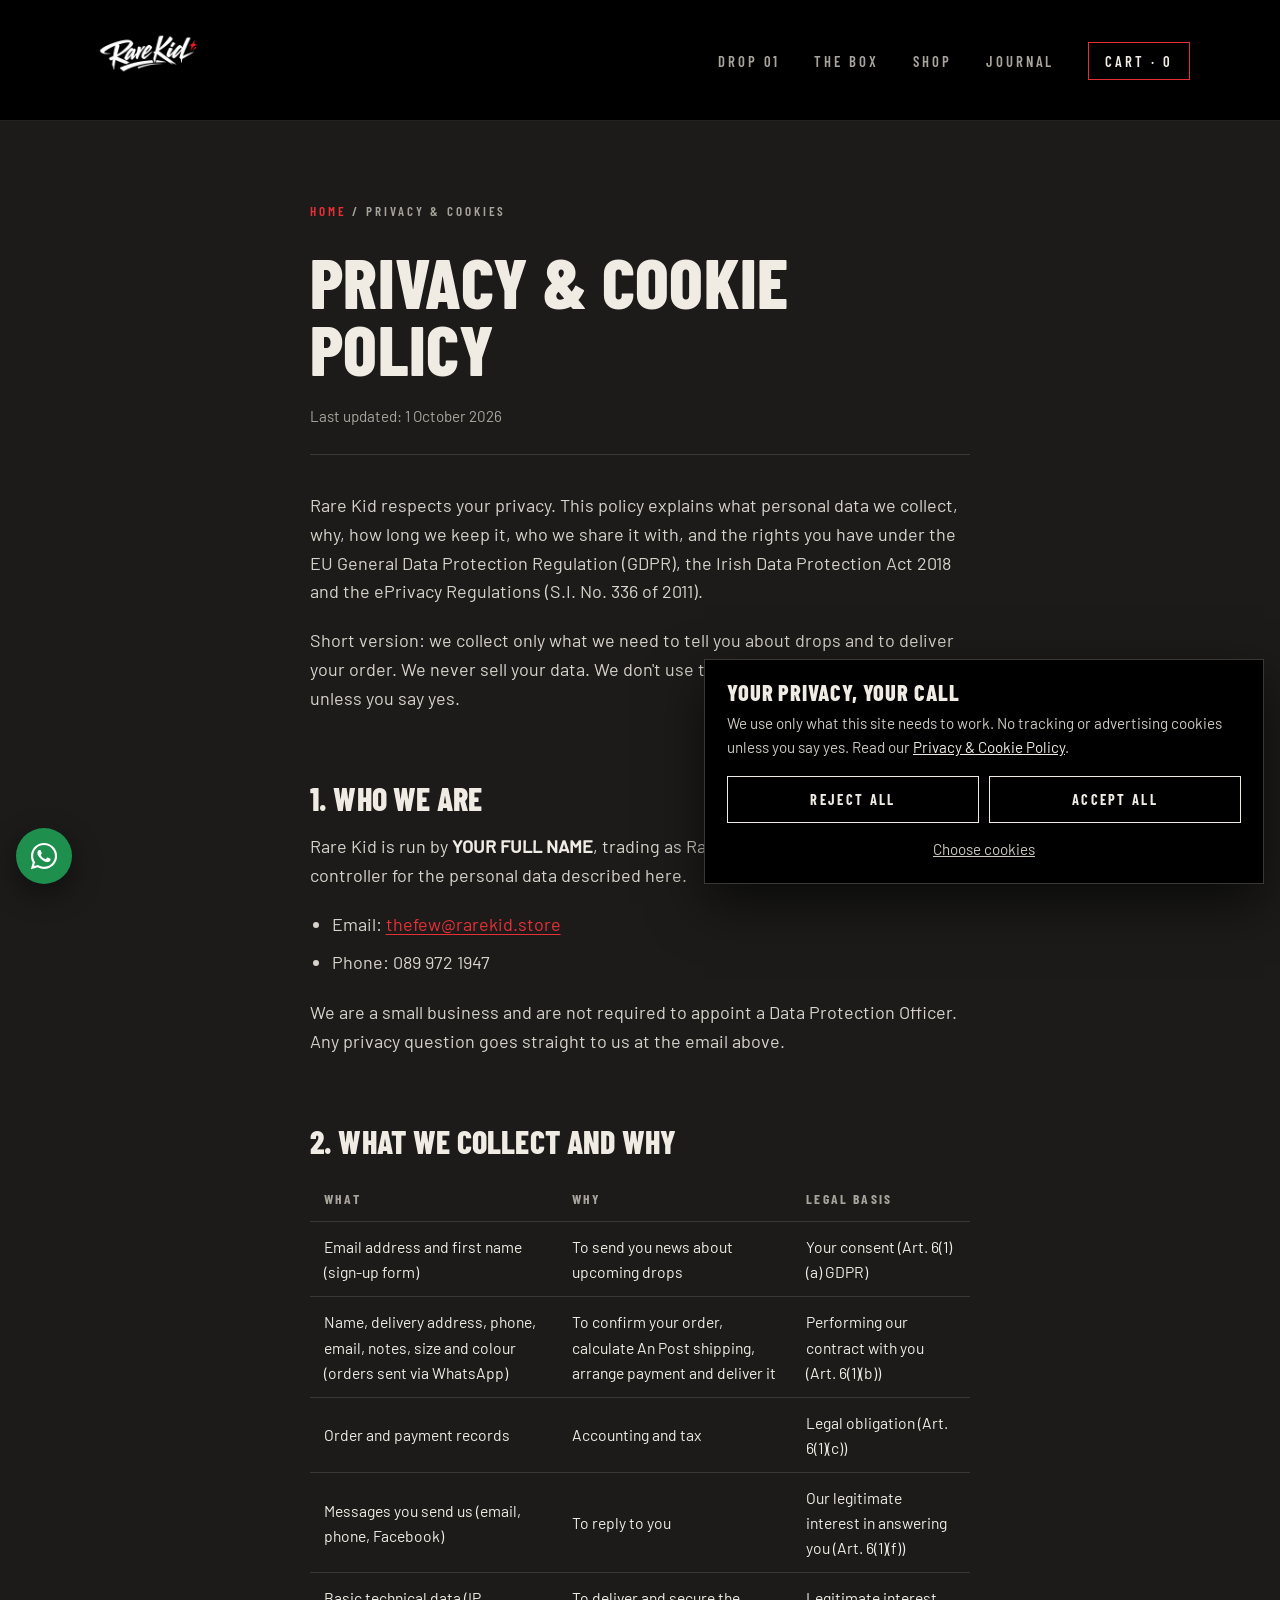
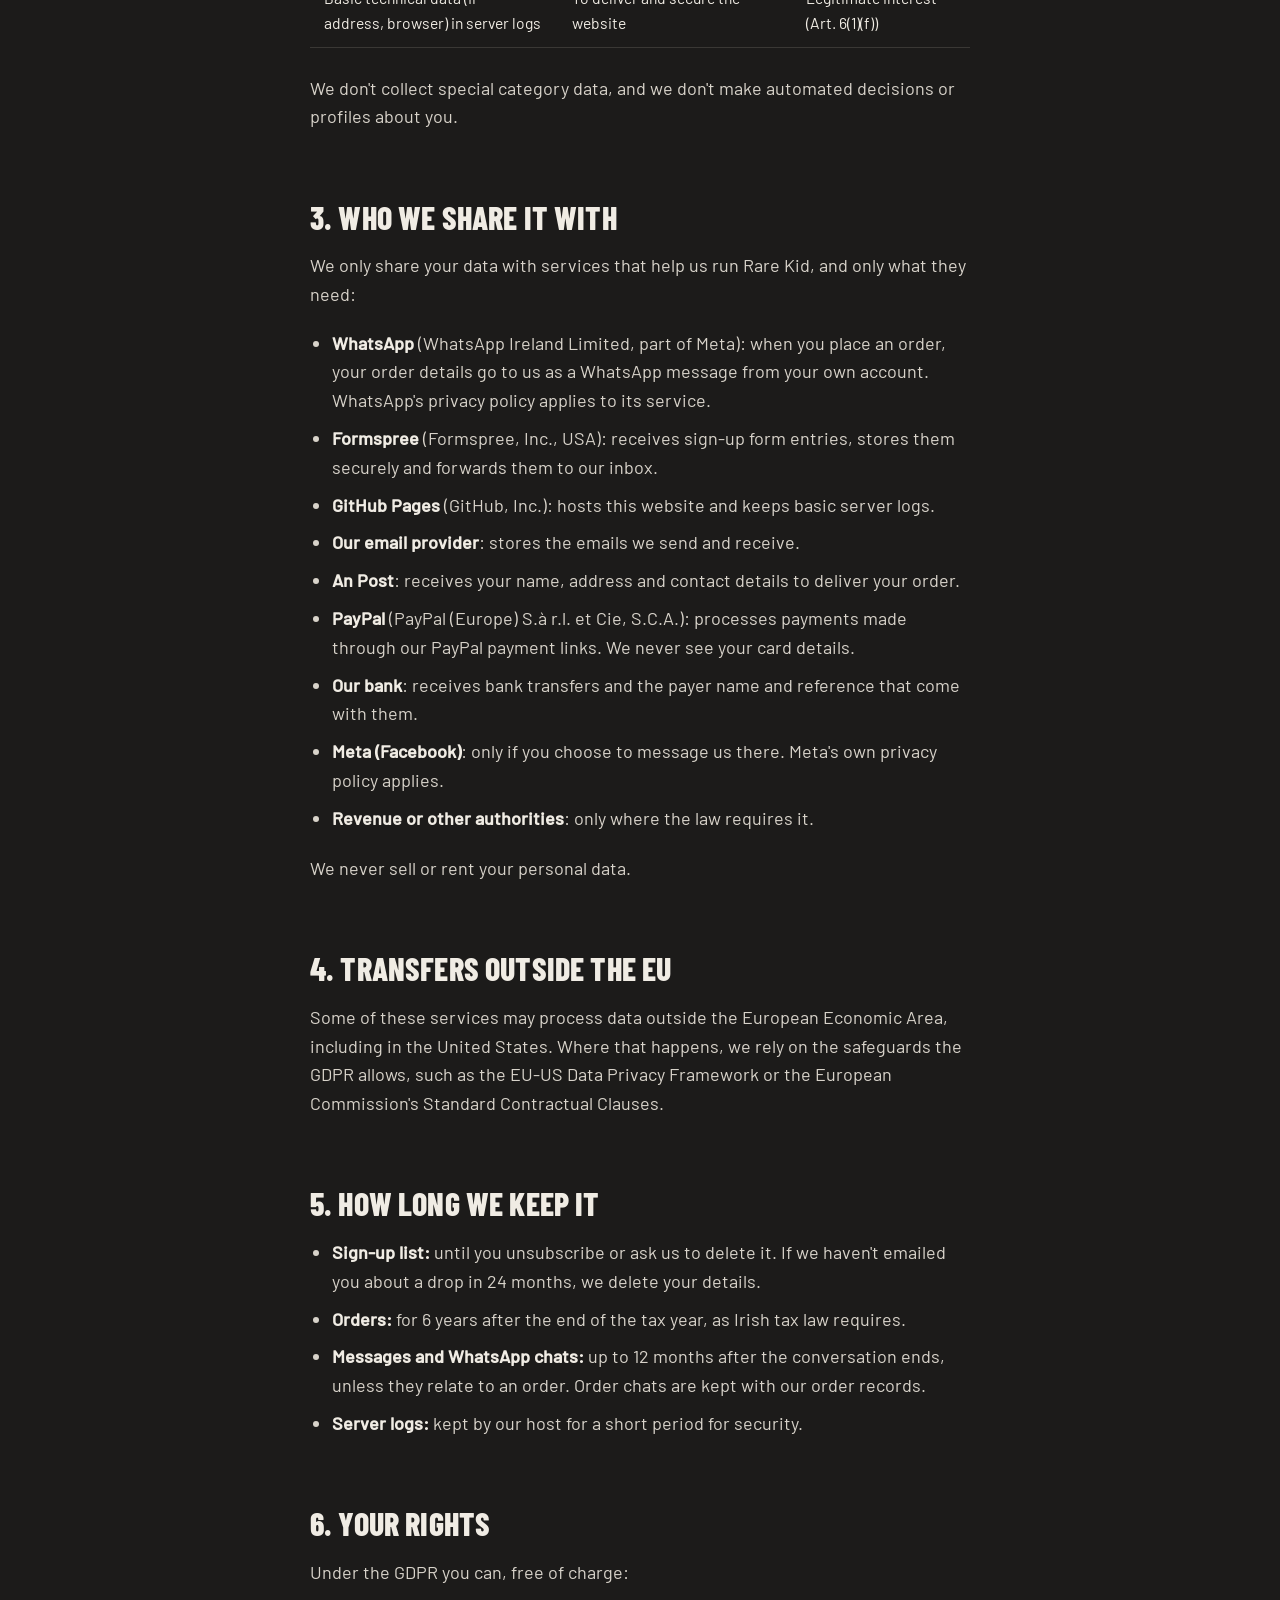
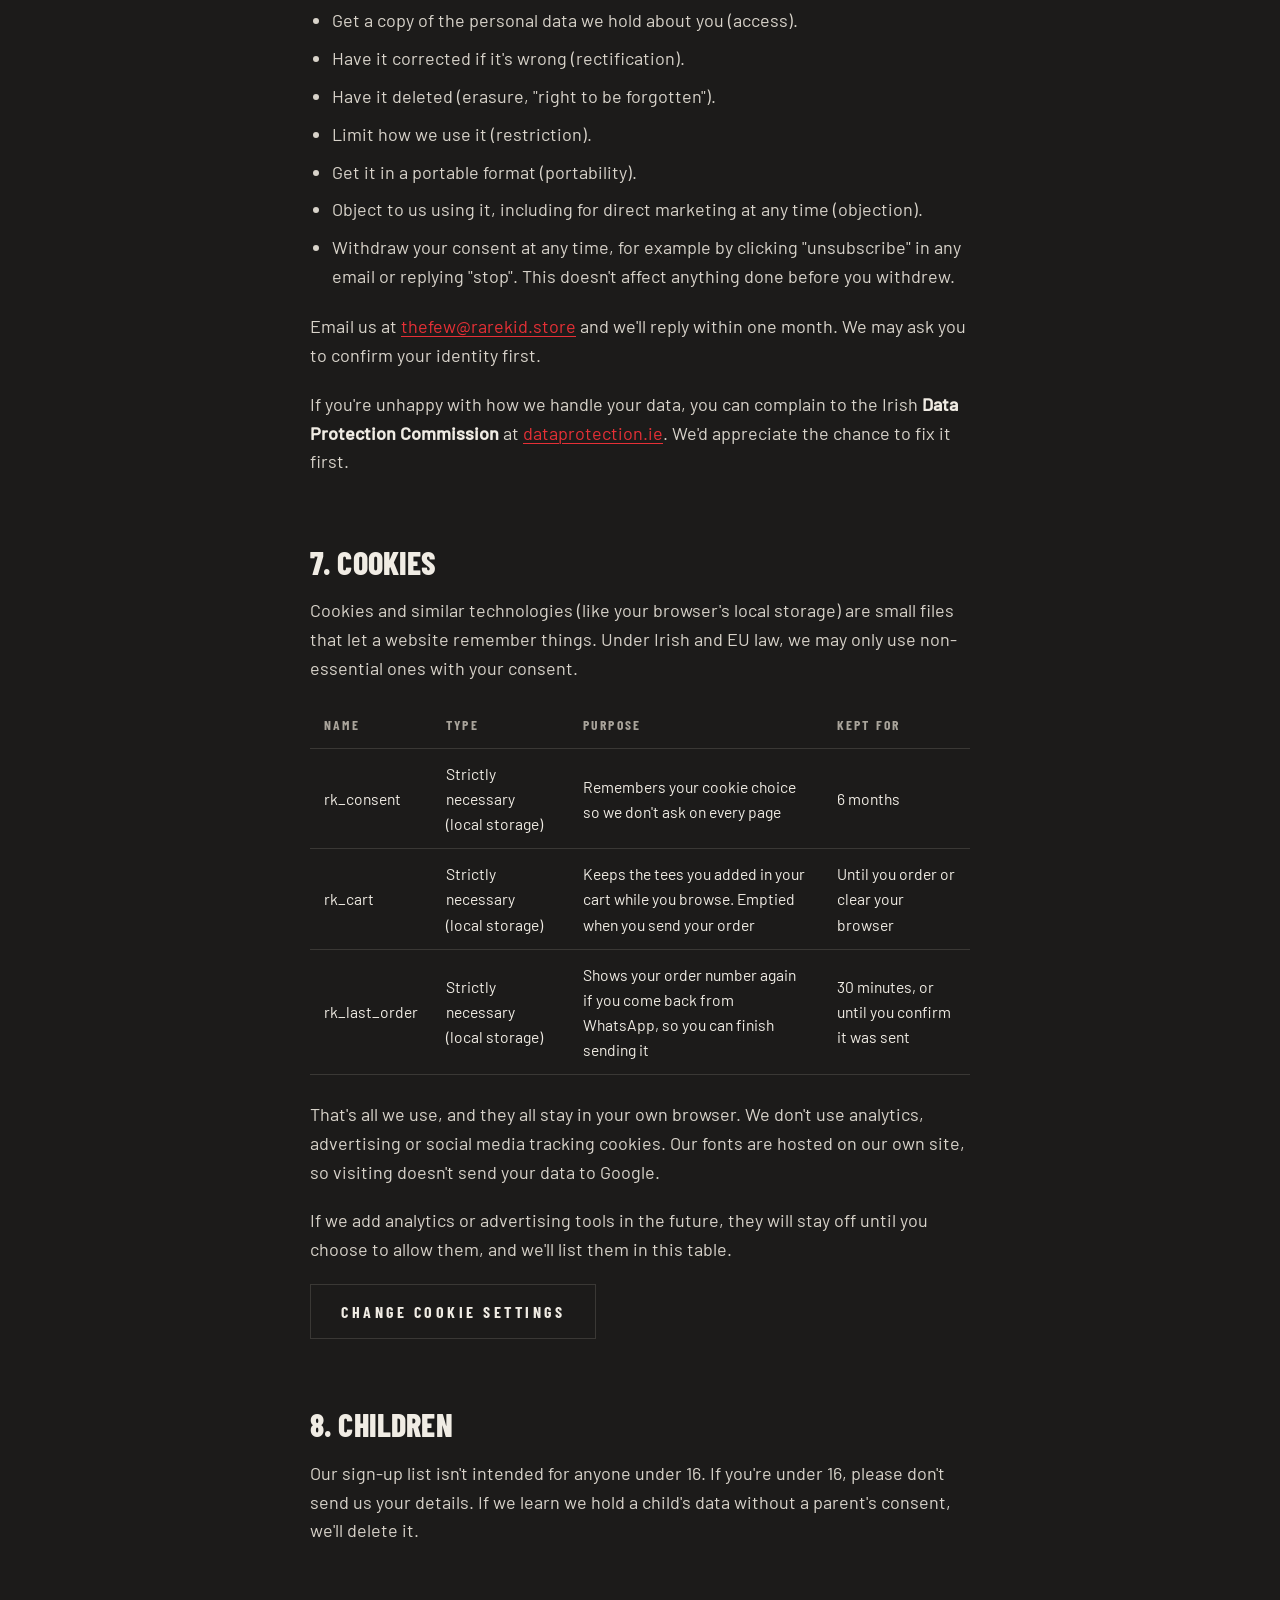
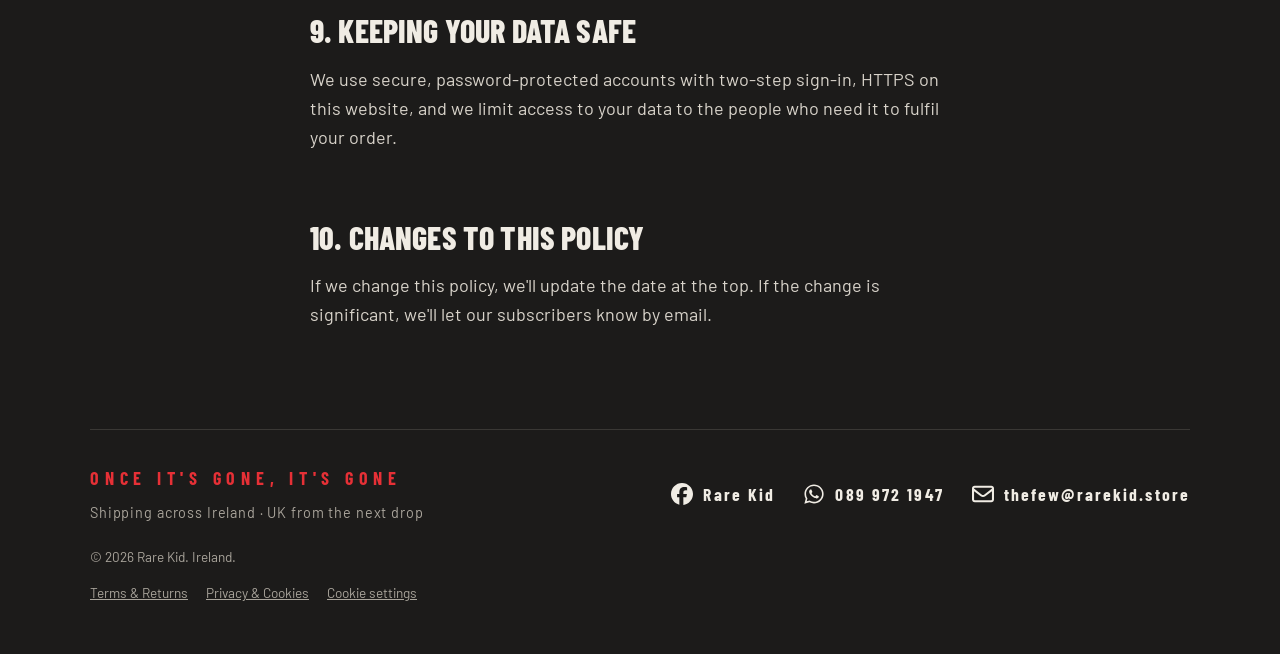
<file: privacy.html>
<!doctype html>
<html lang="en-IE">
<head>
<meta charset="utf-8">
<meta name="viewport" content="width=device-width, initial-scale=1">
<title>Privacy &amp; Cookie Policy | Rare Kid</title>
<meta name="description" content="How Rare Kid collects, uses and protects your personal data and cookies, and your rights under GDPR in Ireland and the EU.">
<link rel="canonical" href="https://rarekid.store/privacy.html">
<meta name="theme-color" content="#000000">
<link rel="icon" href="images/logo.jpg">
<link rel="stylesheet" href="css/style.css">
</head>
<body>
<a class="skip" href="#main">Skip to content</a>
<header class="site-header">
  <nav class="wrap nav" aria-label="Main">
    <a class="logo" href="./" aria-label="Rare Kid home"><img class="logo-img" src="images/logo.jpg" alt="Rare Kid" width="1024" height="1024"></a>
    <ul>
      <li><a href="./#drop">Drop 01</a></li>
      <li><a href="./#box">The Box</a></li>
      <li><a href="./#shop">Shop</a></li>
      <li><a href="blog/">Journal</a></li>
      <li><a class="btn-mini" href="./#cart">Cart · <span data-cart-count>0</span></a></li>
    </ul>
  </nav>
</header>

<main id="main">
<article class="article policy">
  <nav class="crumbs" aria-label="Breadcrumb"><a href="./">Home</a> / Privacy &amp; Cookies</nav>
  <h1>Privacy &amp; Cookie Policy</h1>
  <p class="meta">Last updated: <time datetime="2026-10-01">1 October 2026</time></p>

  <p>Rare Kid respects your privacy. This policy explains what personal data we collect, why, how long we keep it, who we share it with, and the rights you have under the EU General Data Protection Regulation (GDPR), the Irish Data Protection Act 2018 and the ePrivacy Regulations (S.I. No. 336 of 2011).</p>
  <p>Short version: we collect only what we need to tell you about drops and to deliver your order. We never sell your data. We don't use tracking or advertising cookies unless you say yes.</p>

  <h2>1. Who we are</h2>
  <p>Rare Kid is run by <strong>YOUR FULL NAME</strong>, trading as Rare Kid, in Ireland. We are the data controller for the personal data described here.</p>
  <ul>
    <li>Email: <a href="mailto:thefew@rarekid.store">thefew@rarekid.store</a></li>
    <li>Phone: 089 972 1947</li>
  </ul>
  <p>We are a small business and are not required to appoint a Data Protection Officer. Any privacy question goes straight to us at the email above.</p>

  <h2>2. What we collect and why</h2>
  <div class="table-wrap">
    <table>
      <thead><tr><th>What</th><th>Why</th><th>Legal basis</th></tr></thead>
      <tbody>
        <tr><td>Email address and first name (sign-up form)</td><td>To send you news about upcoming drops</td><td>Your consent (Art. 6(1)(a) GDPR)</td></tr>
        <tr><td>Name, delivery address, phone, email, notes, size and colour (orders sent via WhatsApp)</td><td>To confirm your order, calculate An Post shipping, arrange payment and deliver it</td><td>Performing our contract with you (Art. 6(1)(b))</td></tr>
        <tr><td>Order and payment records</td><td>Accounting and tax</td><td>Legal obligation (Art. 6(1)(c))</td></tr>
        <tr><td>Messages you send us (email, phone, Facebook)</td><td>To reply to you</td><td>Our legitimate interest in answering you (Art. 6(1)(f))</td></tr>
        <tr><td>Basic technical data (IP address, browser) in server logs</td><td>To deliver and secure the website</td><td>Legitimate interest (Art. 6(1)(f))</td></tr>
      </tbody>
    </table>
  </div>
  <p>We don't collect special category data, and we don't make automated decisions or profiles about you.</p>

  <h2>3. Who we share it with</h2>
  <p>We only share your data with services that help us run Rare Kid, and only what they need:</p>
  <ul>
    <li><strong>WhatsApp</strong> (WhatsApp Ireland Limited, part of Meta): when you place an order, your order details go to us as a WhatsApp message from your own account. WhatsApp's privacy policy applies to its service.</li>
    <li><strong>Formspree</strong> (Formspree, Inc., USA): receives sign-up form entries, stores them securely and forwards them to our inbox.</li>
    <li><strong>GitHub Pages</strong> (GitHub, Inc.): hosts this website and keeps basic server logs.</li>
    <li><strong>Our email provider</strong>: stores the emails we send and receive.</li>
    <li><strong>An Post</strong>: receives your name, address and contact details to deliver your order.</li>
    <li><strong>PayPal</strong> (PayPal (Europe) S.à r.l. et Cie, S.C.A.): processes payments made through our PayPal payment links. We never see your card details.</li>
    <li><strong>Our bank</strong>: receives bank transfers and the payer name and reference that come with them.</li>
    <li><strong>Meta (Facebook)</strong>: only if you choose to message us there. Meta's own privacy policy applies.</li>
    <li><strong>Revenue or other authorities</strong>: only where the law requires it.</li>
  </ul>
  <p>We never sell or rent your personal data.</p>

  <h2>4. Transfers outside the EU</h2>
  <p>Some of these services may process data outside the European Economic Area, including in the United States. Where that happens, we rely on the safeguards the GDPR allows, such as the EU-US Data Privacy Framework or the European Commission's Standard Contractual Clauses.</p>

  <h2>5. How long we keep it</h2>
  <ul>
    <li><strong>Sign-up list:</strong> until you unsubscribe or ask us to delete it. If we haven't emailed you about a drop in 24 months, we delete your details.</li>
    <li><strong>Orders:</strong> for 6 years after the end of the tax year, as Irish tax law requires.</li>
    <li><strong>Messages and WhatsApp chats:</strong> up to 12 months after the conversation ends, unless they relate to an order. Order chats are kept with our order records.</li>
    <li><strong>Server logs:</strong> kept by our host for a short period for security.</li>
  </ul>

  <h2>6. Your rights</h2>
  <p>Under the GDPR you can, free of charge:</p>
  <ul>
    <li>Get a copy of the personal data we hold about you (access).</li>
    <li>Have it corrected if it's wrong (rectification).</li>
    <li>Have it deleted (erasure, "right to be forgotten").</li>
    <li>Limit how we use it (restriction).</li>
    <li>Get it in a portable format (portability).</li>
    <li>Object to us using it, including for direct marketing at any time (objection).</li>
    <li>Withdraw your consent at any time, for example by clicking "unsubscribe" in any email or replying "stop". This doesn't affect anything done before you withdrew.</li>
  </ul>
  <p>Email us at <a href="mailto:thefew@rarekid.store">thefew@rarekid.store</a> and we'll reply within one month. We may ask you to confirm your identity first.</p>
  <p>If you're unhappy with how we handle your data, you can complain to the Irish <strong>Data Protection Commission</strong> at <a href="https://www.dataprotection.ie" target="_blank" rel="noopener">dataprotection.ie</a>. We'd appreciate the chance to fix it first.</p>

  <h2 id="cookies">7. Cookies</h2>
  <p>Cookies and similar technologies (like your browser's local storage) are small files that let a website remember things. Under Irish and EU law, we may only use non-essential ones with your consent.</p>
  <div class="table-wrap">
    <table>
      <thead><tr><th>Name</th><th>Type</th><th>Purpose</th><th>Kept for</th></tr></thead>
      <tbody>
        <tr><td>rk_consent</td><td>Strictly necessary (local storage)</td><td>Remembers your cookie choice so we don't ask on every page</td><td>6 months</td></tr>
        <tr><td>rk_cart</td><td>Strictly necessary (local storage)</td><td>Keeps the tees you added in your cart while you browse. Emptied when you send your order</td><td>Until you order or clear your browser</td></tr>
        <tr><td>rk_last_order</td><td>Strictly necessary (local storage)</td><td>Shows your order number again if you come back from WhatsApp, so you can finish sending it</td><td>30 minutes, or until you confirm it was sent</td></tr>
      </tbody>
    </table>
  </div>
  <p>That's all we use, and they all stay in your own browser. We don't use analytics, advertising or social media tracking cookies. Our fonts are hosted on our own site, so visiting doesn't send your data to Google.</p>
  <p>If we add analytics or advertising tools in the future, they will stay off until you choose to allow them, and we'll list them in this table.</p>
  <p><button type="button" class="btn ghost" data-cookie-settings>Change cookie settings</button></p>

  <h2>8. Children</h2>
  <p>Our sign-up list isn't intended for anyone under 16. If you're under 16, please don't send us your details. If we learn we hold a child's data without a parent's consent, we'll delete it.</p>

  <h2>9. Keeping your data safe</h2>
  <p>We use secure, password-protected accounts with two-step sign-in, HTTPS on this website, and we limit access to your data to the people who need it to fulfil your order.</p>

  <h2>10. Changes to this policy</h2>
  <p>If we change this policy, we'll update the date at the top. If the change is significant, we'll let our subscribers know by email.</p>
</article>
</main>

<footer class="site-footer">
  <div class="wrap">
    <div class="footer-row">
      <div><p class="footer-tag">Once it's gone, it's gone</p><p class="footer-ship">Shipping across Ireland · UK from the next drop</p></div>
      <div class="footer-links">
        <a href="https://www.facebook.com/profile.php?id=61590285942390" target="_blank" rel="noopener"><svg class="ico" aria-hidden="true" focusable="false" xmlns="http://www.w3.org/2000/svg" viewBox="0 0 512 512"><!--! Font Awesome Free 7.3.1 by @fontawesome - https://fontawesome.com License - https://fontawesome.com/license/free (Icons: CC BY 4.0, Fonts: SIL OFL 1.1, Code: MIT License) Copyright 2026 Fonticons, Inc. --><path fill="currentColor" d="M512 256C512 114.6 397.4 0 256 0S0 114.6 0 256C0 376 82.7 476.8 194.2 504.5l0-170.3-52.8 0 0-78.2 52.8 0 0-33.7c0-87.1 39.4-127.5 125-127.5 16.2 0 44.2 3.2 55.7 6.4l0 70.8c-6-.6-16.5-1-29.6-1-42 0-58.2 15.9-58.2 57.2l0 27.8 83.6 0-14.4 78.2-69.3 0 0 175.9C413.8 494.8 512 386.9 512 256z"/></svg> Rare Kid</a>
        <a href="https://wa.me/353899721947?text=Hi%20Rare%20Kid%2C%20I%20have%20a%20question%20about%20Drop%2001." target="_blank" rel="noopener" aria-label="Chat with Rare Kid on WhatsApp, 089 972 1947"><svg class="ico" aria-hidden="true" focusable="false" xmlns="http://www.w3.org/2000/svg" viewBox="0 0 448 512"><!--! Font Awesome Free 7.3.1 by @fontawesome - https://fontawesome.com License - https://fontawesome.com/license/free (Icons: CC BY 4.0, Fonts: SIL OFL 1.1, Code: MIT License) Copyright 2026 Fonticons, Inc. --><path fill="currentColor" d="M380.9 97.1c-41.9-42-97.7-65.1-157-65.1-122.4 0-222 99.6-222 222 0 39.1 10.2 77.3 29.6 111L0 480 117.7 449.1c32.4 17.7 68.9 27 106.1 27l.1 0c122.3 0 224.1-99.6 224.1-222 0-59.3-25.2-115-67.1-157zm-157 341.6c-33.2 0-65.7-8.9-94-25.7l-6.7-4-69.8 18.3 18.6-68.1-4.4-7c-18.5-29.4-28.2-63.3-28.2-98.2 0-101.7 82.8-184.5 184.6-184.5 49.3 0 95.6 19.2 130.4 54.1s56.2 81.2 56.1 130.5c0 101.8-84.9 184.6-186.6 184.6zM325.1 300.5c-5.5-2.8-32.8-16.2-37.9-18-5.1-1.9-8.8-2.8-12.5 2.8s-14.3 18-17.6 21.8c-3.2 3.7-6.5 4.2-12 1.4-32.6-16.3-54-29.1-75.5-66-5.7-9.8 5.7-9.1 16.3-30.3 1.8-3.7 .9-6.9-.5-9.7s-12.5-30.1-17.1-41.2c-4.5-10.8-9.1-9.3-12.5-9.5-3.2-.2-6.9-.2-10.6-.2s-9.7 1.4-14.8 6.9c-5.1 5.6-19.4 19-19.4 46.3s19.9 53.7 22.6 57.4c2.8 3.7 39.1 59.7 94.8 83.8 35.2 15.2 49 16.5 66.6 13.9 10.7-1.6 32.8-13.4 37.4-26.4s4.6-24.1 3.2-26.4c-1.3-2.5-5-3.9-10.5-6.6z"/></svg> 089 972 1947</a>
        <a class="f-mail" href="mailto:thefew@rarekid.store"><svg class="ico" aria-hidden="true" focusable="false" xmlns="http://www.w3.org/2000/svg" viewBox="0 0 512 512"><!--! Font Awesome Free 7.3.1 by @fontawesome - https://fontawesome.com License - https://fontawesome.com/license/free (Icons: CC BY 4.0, Fonts: SIL OFL 1.1, Code: MIT License) Copyright 2026 Fonticons, Inc. --><path fill="currentColor" d="M61.4 64C27.5 64 0 91.5 0 125.4 0 126.3 0 127.1 .1 128L0 128 0 384c0 35.3 28.7 64 64 64l384 0c35.3 0 64-28.7 64-64l0-256-.1 0c0-.9 .1-1.7 .1-2.6 0-33.9-27.5-61.4-61.4-61.4L61.4 64zM464 192.3L464 384c0 8.8-7.2 16-16 16L64 400c-8.8 0-16-7.2-16-16l0-191.7 154.8 117.4c31.4 23.9 74.9 23.9 106.4 0L464 192.3zM48 125.4C48 118 54 112 61.4 112l389.2 0c7.4 0 13.4 6 13.4 13.4 0 4.2-2 8.2-5.3 10.7L280.2 271.5c-14.3 10.8-34.1 10.8-48.4 0L53.3 136.1c-3.3-2.5-5.3-6.5-5.3-10.7z"/></svg> thefew@rarekid.store</a>
      </div>
    </div>
    <p class="copy">© 2026 Rare Kid. Ireland.</p>
    <div class="legal-links"><a href="terms.html">Terms &amp; Returns</a><a href="privacy.html">Privacy &amp; Cookies</a><button type="button" class="cc-link" data-cookie-settings>Cookie settings</button></div>
  </div>
</footer>
<a class="wa-fab" href="https://wa.me/353899721947?text=Hi%20Rare%20Kid%2C%20I%20have%20a%20question%20about%20Drop%2001." target="_blank" rel="noopener" aria-label="Chat with Rare Kid on WhatsApp"><svg class="ico" aria-hidden="true" focusable="false" xmlns="http://www.w3.org/2000/svg" viewBox="0 0 448 512"><!--! Font Awesome Free 7.3.1 by @fontawesome - https://fontawesome.com License - https://fontawesome.com/license/free (Icons: CC BY 4.0, Fonts: SIL OFL 1.1, Code: MIT License) Copyright 2026 Fonticons, Inc. --><path fill="currentColor" d="M380.9 97.1c-41.9-42-97.7-65.1-157-65.1-122.4 0-222 99.6-222 222 0 39.1 10.2 77.3 29.6 111L0 480 117.7 449.1c32.4 17.7 68.9 27 106.1 27l.1 0c122.3 0 224.1-99.6 224.1-222 0-59.3-25.2-115-67.1-157zm-157 341.6c-33.2 0-65.7-8.9-94-25.7l-6.7-4-69.8 18.3 18.6-68.1-4.4-7c-18.5-29.4-28.2-63.3-28.2-98.2 0-101.7 82.8-184.5 184.6-184.5 49.3 0 95.6 19.2 130.4 54.1s56.2 81.2 56.1 130.5c0 101.8-84.9 184.6-186.6 184.6zM325.1 300.5c-5.5-2.8-32.8-16.2-37.9-18-5.1-1.9-8.8-2.8-12.5 2.8s-14.3 18-17.6 21.8c-3.2 3.7-6.5 4.2-12 1.4-32.6-16.3-54-29.1-75.5-66-5.7-9.8 5.7-9.1 16.3-30.3 1.8-3.7 .9-6.9-.5-9.7s-12.5-30.1-17.1-41.2c-4.5-10.8-9.1-9.3-12.5-9.5-3.2-.2-6.9-.2-10.6-.2s-9.7 1.4-14.8 6.9c-5.1 5.6-19.4 19-19.4 46.3s19.9 53.7 22.6 57.4c2.8 3.7 39.1 59.7 94.8 83.8 35.2 15.2 49 16.5 66.6 13.9 10.7-1.6 32.8-13.4 37.4-26.4s4.6-24.1 3.2-26.4c-1.3-2.5-5-3.9-10.5-6.6z"/></svg></a>
<script src="js/shop.js"></script>
<script src="js/consent.js" data-root=""></script>
</body>
</html>
</file>
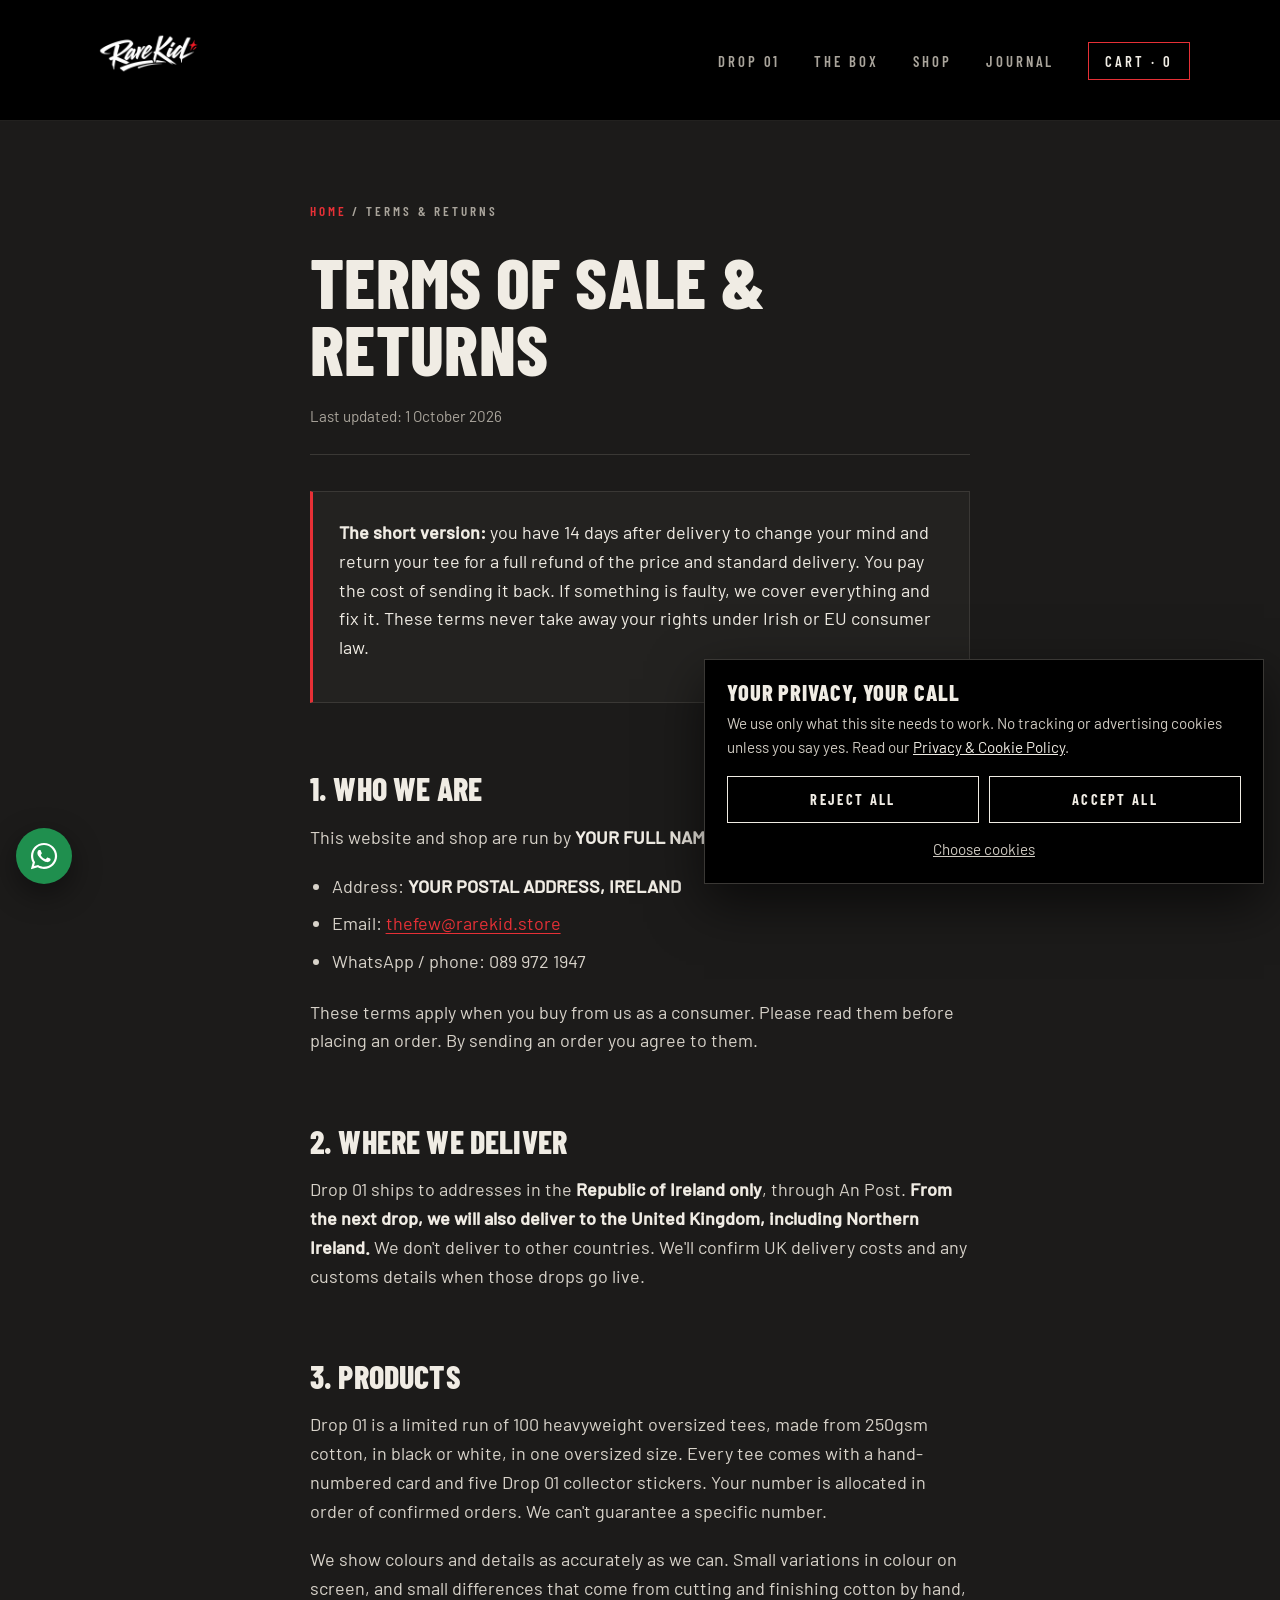
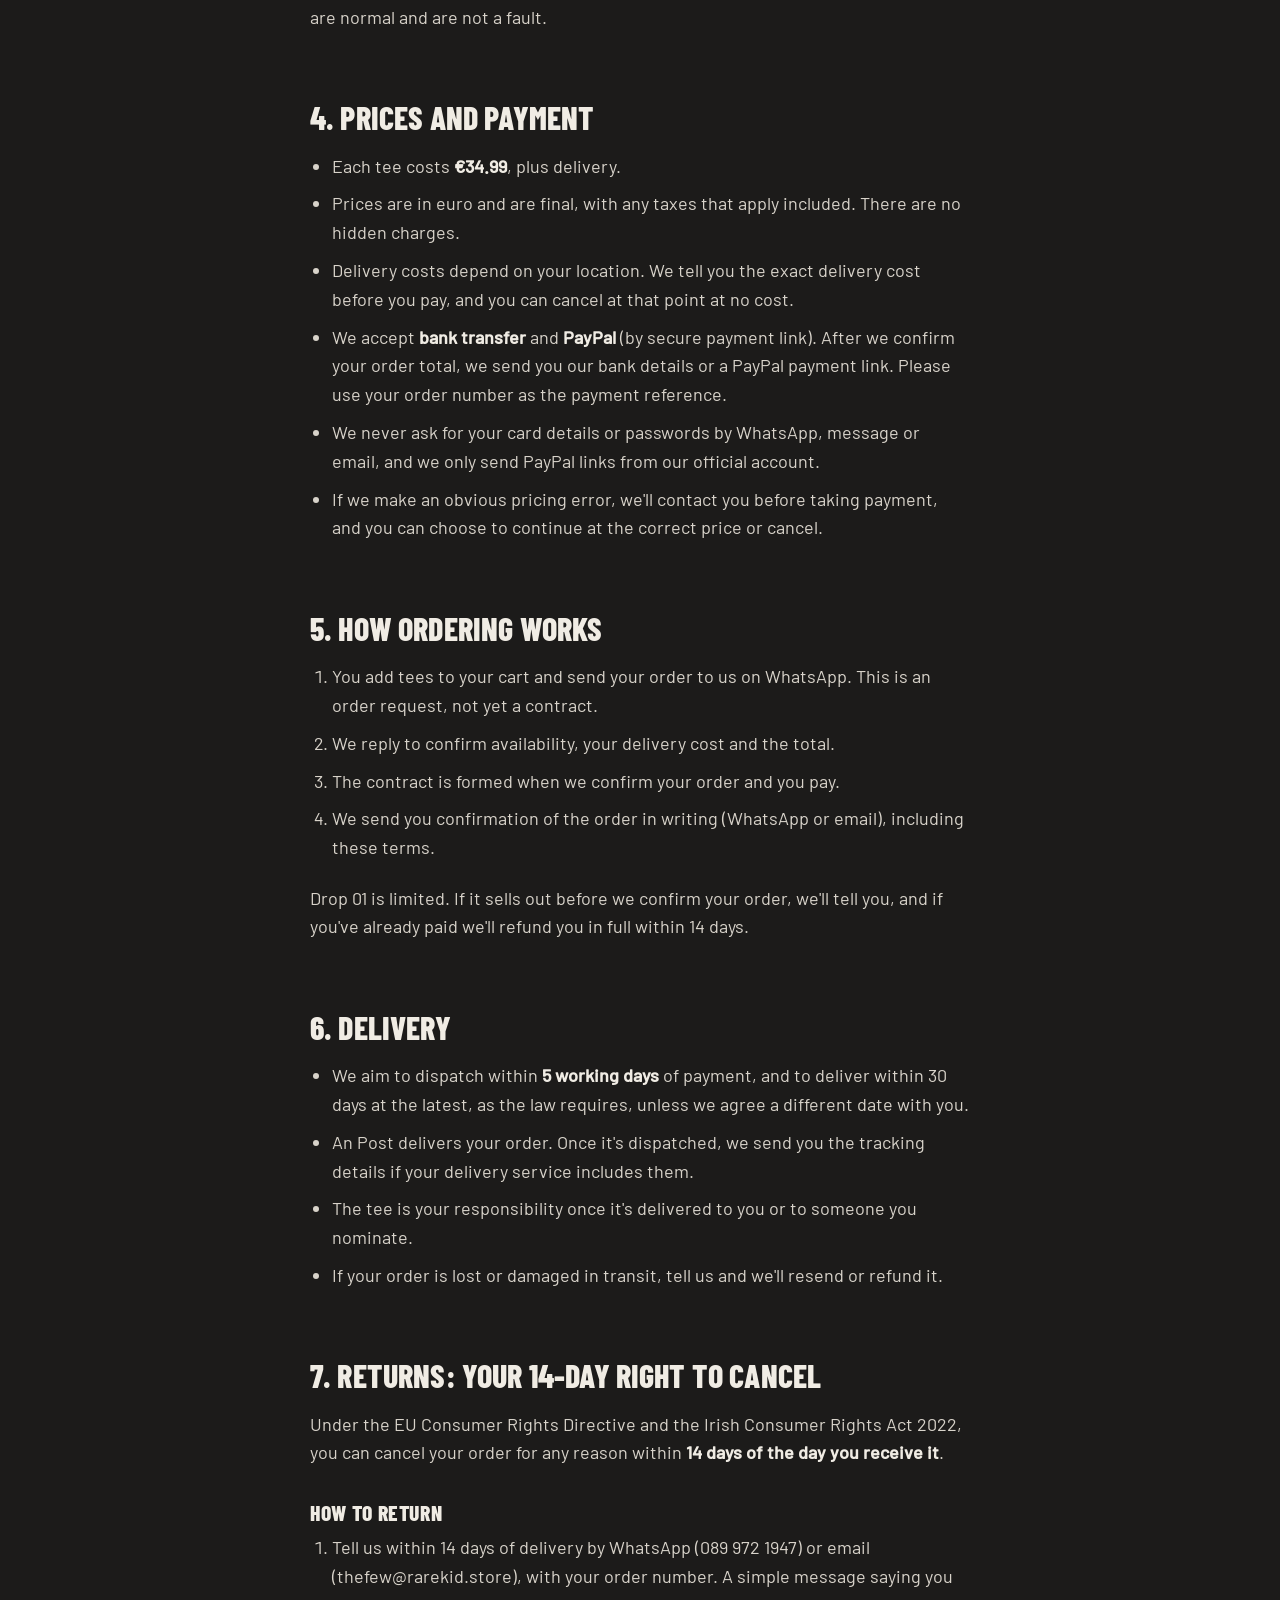
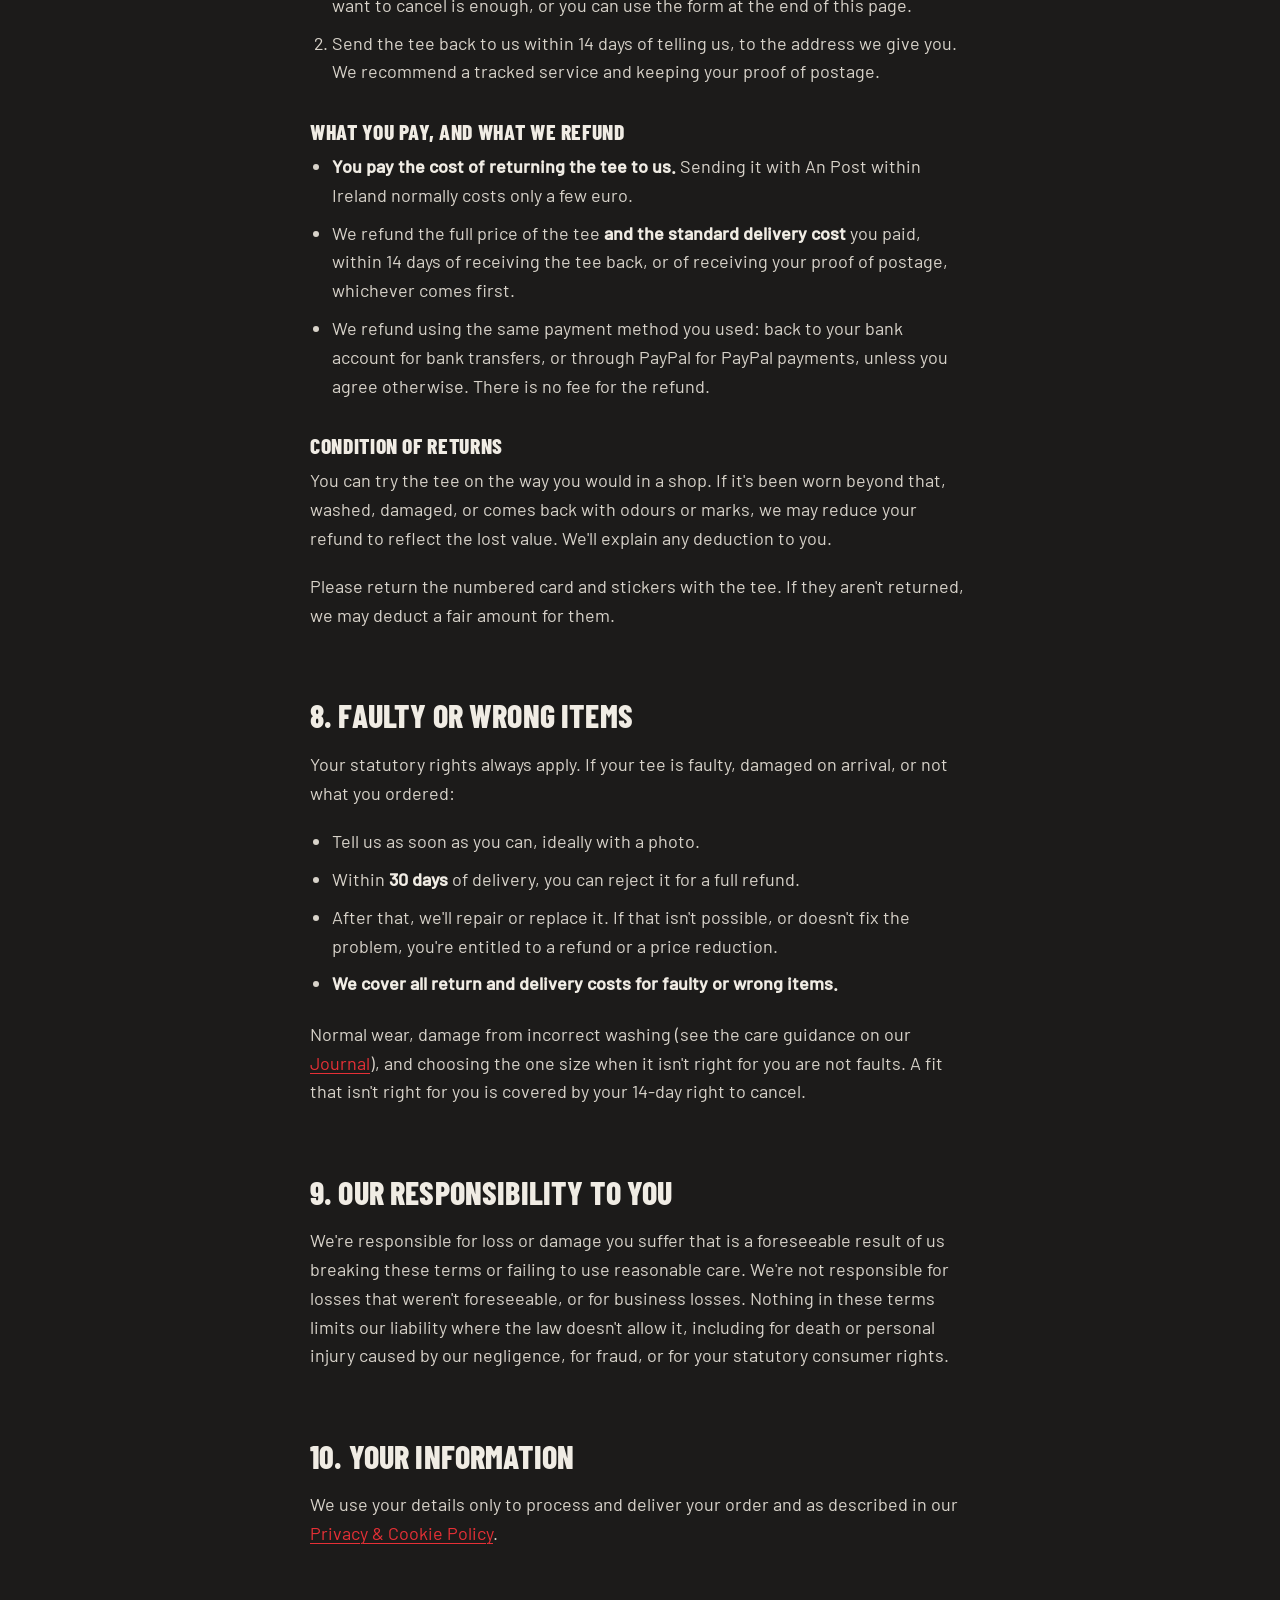
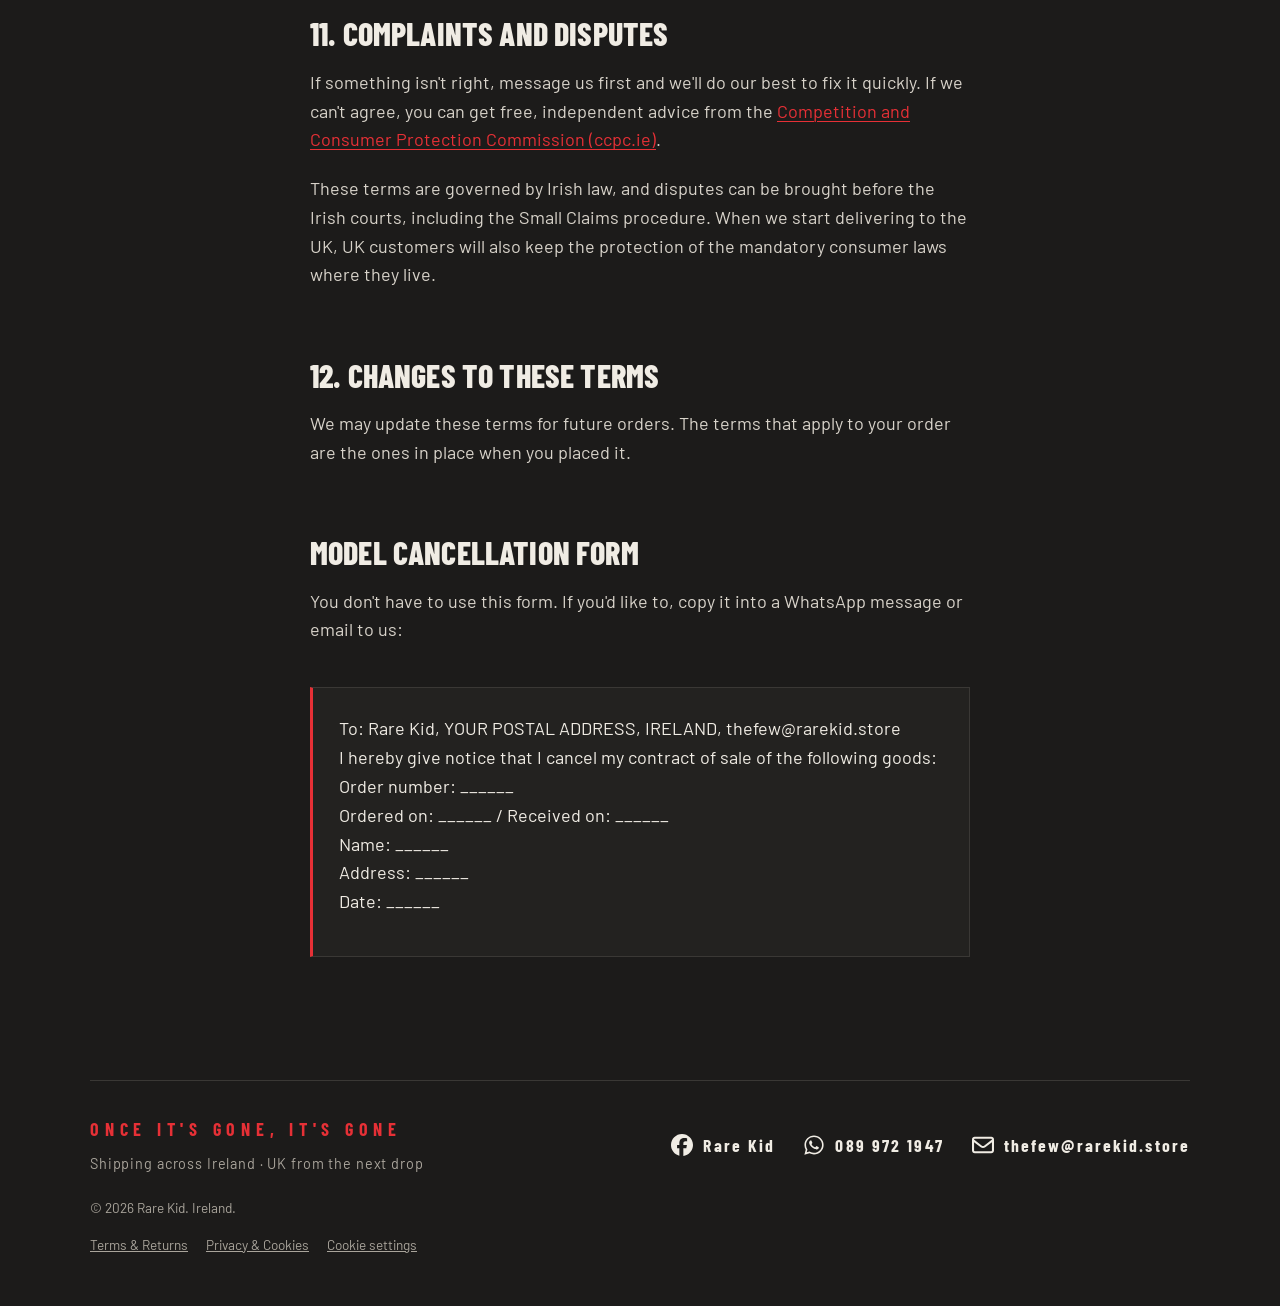
<file: terms.html>
<!doctype html>
<html lang="en-IE">
<head>
<meta charset="utf-8">
<meta name="viewport" content="width=device-width, initial-scale=1">
<title>Terms of Sale &amp; Returns | Rare Kid</title>
<meta name="description" content="Rare Kid terms of sale, delivery and 14-day returns for customers in Ireland. UK delivery starts with the next drop.">
<link rel="canonical" href="https://rarekid.store/terms.html">
<meta name="theme-color" content="#000000">
<link rel="icon" href="images/logo.jpg">
<link rel="stylesheet" href="css/style.css">
</head>
<body>
<a class="skip" href="#main">Skip to content</a>
<header class="site-header">
  <nav class="wrap nav" aria-label="Main">
    <a class="logo" href="./" aria-label="Rare Kid home"><img class="logo-img" src="images/logo.jpg" alt="Rare Kid" width="1024" height="1024"></a>
    <ul>
      <li><a href="./#drop">Drop 01</a></li>
      <li><a href="./#box">The Box</a></li>
      <li><a href="./#shop">Shop</a></li>
      <li><a href="blog/">Journal</a></li>
      <li><a class="btn-mini" href="./#cart">Cart · <span data-cart-count>0</span></a></li>
    </ul>
  </nav>
</header>

<main id="main">
<article class="article policy">
  <nav class="crumbs" aria-label="Breadcrumb"><a href="./">Home</a> / Terms &amp; Returns</nav>
  <h1>Terms of Sale &amp; Returns</h1>
  <p class="meta">Last updated: <time datetime="2026-10-01">1 October 2026</time></p>

  <div class="cta-inline" style="margin-top:0">
    <p><strong>The short version:</strong> you have 14 days after delivery to change your mind and return your tee for a full refund of the price and standard delivery. You pay the cost of sending it back. If something is faulty, we cover everything and fix it. These terms never take away your rights under Irish or EU consumer law.</p>
  </div>

  <h2>1. Who we are</h2>
  <p>This website and shop are run by <strong>YOUR FULL NAME</strong>, trading as Rare Kid ("we", "us").</p>
  <ul>
    <li>Address: <strong>YOUR POSTAL ADDRESS, IRELAND</strong></li>
    <li>Email: <a href="mailto:thefew@rarekid.store">thefew@rarekid.store</a></li>
    <li>WhatsApp / phone: 089 972 1947</li>
  </ul>
  <p>These terms apply when you buy from us as a consumer. Please read them before placing an order. By sending an order you agree to them.</p>

  <h2>2. Where we deliver</h2>
  <p>Drop 01 ships to addresses in the <strong>Republic of Ireland only</strong>, through An Post. <strong>From the next drop, we will also deliver to the United Kingdom, including Northern Ireland.</strong> We don't deliver to other countries. We'll confirm UK delivery costs and any customs details when those drops go live.</p>

  <h2>3. Products</h2>
  <p>Drop 01 is a limited run of 100 heavyweight oversized tees, made from 250gsm cotton, in black or white, in one oversized size. Every tee comes with a hand-numbered card and five Drop 01 collector stickers. Your number is allocated in order of confirmed orders. We can't guarantee a specific number.</p>
  <p>We show colours and details as accurately as we can. Small variations in colour on screen, and small differences that come from cutting and finishing cotton by hand, are normal and are not a fault.</p>

  <h2>4. Prices and payment</h2>
  <ul>
    <li>Each tee costs <strong>€34.99</strong>, plus delivery.</li>
    <li>Prices are in euro and are final, with any taxes that apply included. There are no hidden charges.</li>
    <li>Delivery costs depend on your location. We tell you the exact delivery cost before you pay, and you can cancel at that point at no cost.</li>
    <li>We accept <strong>bank transfer</strong> and <strong>PayPal</strong> (by secure payment link). After we confirm your order total, we send you our bank details or a PayPal payment link. Please use your order number as the payment reference.</li>
    <li>We never ask for your card details or passwords by WhatsApp, message or email, and we only send PayPal links from our official account.</li>
    <li>If we make an obvious pricing error, we'll contact you before taking payment, and you can choose to continue at the correct price or cancel.</li>
  </ul>

  <h2>5. How ordering works</h2>
  <ol>
    <li>You add tees to your cart and send your order to us on WhatsApp. This is an order request, not yet a contract.</li>
    <li>We reply to confirm availability, your delivery cost and the total.</li>
    <li>The contract is formed when we confirm your order and you pay.</li>
    <li>We send you confirmation of the order in writing (WhatsApp or email), including these terms.</li>
  </ol>
  <p>Drop 01 is limited. If it sells out before we confirm your order, we'll tell you, and if you've already paid we'll refund you in full within 14 days.</p>

  <h2>6. Delivery</h2>
  <ul>
    <li>We aim to dispatch within <strong>5 working days</strong> of payment, and to deliver within 30 days at the latest, as the law requires, unless we agree a different date with you.</li>
    <li>An Post delivers your order. Once it's dispatched, we send you the tracking details if your delivery service includes them.</li>
    <li>The tee is your responsibility once it's delivered to you or to someone you nominate.</li>
    <li>If your order is lost or damaged in transit, tell us and we'll resend or refund it.</li>
  </ul>

  <h2 id="returns">7. Returns: your 14-day right to cancel</h2>
  <p>Under the EU Consumer Rights Directive and the Irish Consumer Rights Act 2022, you can cancel your order for any reason within <strong>14 days of the day you receive it</strong>.</p>
  <h3>How to return</h3>
  <ol>
    <li>Tell us within 14 days of delivery by WhatsApp (089 972 1947) or email (thefew@rarekid.store), with your order number. A simple message saying you want to cancel is enough, or you can use the form at the end of this page.</li>
    <li>Send the tee back to us within 14 days of telling us, to the address we give you. We recommend a tracked service and keeping your proof of postage.</li>
  </ol>
  <h3>What you pay, and what we refund</h3>
  <ul>
    <li><strong>You pay the cost of returning the tee to us.</strong> Sending it with An Post within Ireland normally costs only a few euro.</li>
    <li>We refund the full price of the tee <strong>and the standard delivery cost</strong> you paid, within 14 days of receiving the tee back, or of receiving your proof of postage, whichever comes first.</li>
    <li>We refund using the same payment method you used: back to your bank account for bank transfers, or through PayPal for PayPal payments, unless you agree otherwise. There is no fee for the refund.</li>
  </ul>
  <h3>Condition of returns</h3>
  <p>You can try the tee on the way you would in a shop. If it's been worn beyond that, washed, damaged, or comes back with odours or marks, we may reduce your refund to reflect the lost value. We'll explain any deduction to you.</p>
  <p>Please return the numbered card and stickers with the tee. If they aren't returned, we may deduct a fair amount for them.</p>

  <h2>8. Faulty or wrong items</h2>
  <p>Your statutory rights always apply. If your tee is faulty, damaged on arrival, or not what you ordered:</p>
  <ul>
    <li>Tell us as soon as you can, ideally with a photo.</li>
    <li>Within <strong>30 days</strong> of delivery, you can reject it for a full refund.</li>
    <li>After that, we'll repair or replace it. If that isn't possible, or doesn't fix the problem, you're entitled to a refund or a price reduction.</li>
    <li><strong>We cover all return and delivery costs for faulty or wrong items.</strong></li>
  </ul>
  <p>Normal wear, damage from incorrect washing (see the care guidance on our <a href="blog/heavyweight-oversized-t-shirt-ireland.html">Journal</a>), and choosing the one size when it isn't right for you are not faults. A fit that isn't right for you is covered by your 14-day right to cancel.</p>

  <h2>9. Our responsibility to you</h2>
  <p>We're responsible for loss or damage you suffer that is a foreseeable result of us breaking these terms or failing to use reasonable care. We're not responsible for losses that weren't foreseeable, or for business losses. Nothing in these terms limits our liability where the law doesn't allow it, including for death or personal injury caused by our negligence, for fraud, or for your statutory consumer rights.</p>

  <h2>10. Your information</h2>
  <p>We use your details only to process and deliver your order and as described in our <a href="privacy.html">Privacy &amp; Cookie Policy</a>.</p>

  <h2>11. Complaints and disputes</h2>
  <p>If something isn't right, message us first and we'll do our best to fix it quickly. If we can't agree, you can get free, independent advice from the <a href="https://www.ccpc.ie" target="_blank" rel="noopener">Competition and Consumer Protection Commission (ccpc.ie)</a>.</p>
  <p>These terms are governed by Irish law, and disputes can be brought before the Irish courts, including the Small Claims procedure. When we start delivering to the UK, UK customers will also keep the protection of the mandatory consumer laws where they live.</p>

  <h2>12. Changes to these terms</h2>
  <p>We may update these terms for future orders. The terms that apply to your order are the ones in place when you placed it.</p>

  <h2 id="cancel-form">Model cancellation form</h2>
  <p>You don't have to use this form. If you'd like to, copy it into a WhatsApp message or email to us:</p>
  <div class="cta-inline">
    <p>To: Rare Kid, YOUR POSTAL ADDRESS, IRELAND, thefew@rarekid.store<br>
    I hereby give notice that I cancel my contract of sale of the following goods:<br>
    Order number: ______<br>
    Ordered on: ______ / Received on: ______<br>
    Name: ______<br>
    Address: ______<br>
    Date: ______</p>
  </div>
</article>
</main>

<footer class="site-footer">
  <div class="wrap">
    <div class="footer-row">
      <div><p class="footer-tag">Once it's gone, it's gone</p><p class="footer-ship">Shipping across Ireland · UK from the next drop</p></div>
      <div class="footer-links"><a href="https://www.facebook.com/profile.php?id=61590285942390" target="_blank" rel="noopener"><svg class="ico" aria-hidden="true" focusable="false" xmlns="http://www.w3.org/2000/svg" viewBox="0 0 512 512"><!--! Font Awesome Free 7.3.1 by @fontawesome - https://fontawesome.com License - https://fontawesome.com/license/free (Icons: CC BY 4.0, Fonts: SIL OFL 1.1, Code: MIT License) Copyright 2026 Fonticons, Inc. --><path fill="currentColor" d="M512 256C512 114.6 397.4 0 256 0S0 114.6 0 256C0 376 82.7 476.8 194.2 504.5l0-170.3-52.8 0 0-78.2 52.8 0 0-33.7c0-87.1 39.4-127.5 125-127.5 16.2 0 44.2 3.2 55.7 6.4l0 70.8c-6-.6-16.5-1-29.6-1-42 0-58.2 15.9-58.2 57.2l0 27.8 83.6 0-14.4 78.2-69.3 0 0 175.9C413.8 494.8 512 386.9 512 256z"/></svg> Rare Kid</a>
        <a href="https://wa.me/353899721947?text=Hi%20Rare%20Kid%2C%20I%20have%20a%20question%20about%20Drop%2001." target="_blank" rel="noopener" aria-label="Chat with Rare Kid on WhatsApp, 089 972 1947"><svg class="ico" aria-hidden="true" focusable="false" xmlns="http://www.w3.org/2000/svg" viewBox="0 0 448 512"><!--! Font Awesome Free 7.3.1 by @fontawesome - https://fontawesome.com License - https://fontawesome.com/license/free (Icons: CC BY 4.0, Fonts: SIL OFL 1.1, Code: MIT License) Copyright 2026 Fonticons, Inc. --><path fill="currentColor" d="M380.9 97.1c-41.9-42-97.7-65.1-157-65.1-122.4 0-222 99.6-222 222 0 39.1 10.2 77.3 29.6 111L0 480 117.7 449.1c32.4 17.7 68.9 27 106.1 27l.1 0c122.3 0 224.1-99.6 224.1-222 0-59.3-25.2-115-67.1-157zm-157 341.6c-33.2 0-65.7-8.9-94-25.7l-6.7-4-69.8 18.3 18.6-68.1-4.4-7c-18.5-29.4-28.2-63.3-28.2-98.2 0-101.7 82.8-184.5 184.6-184.5 49.3 0 95.6 19.2 130.4 54.1s56.2 81.2 56.1 130.5c0 101.8-84.9 184.6-186.6 184.6zM325.1 300.5c-5.5-2.8-32.8-16.2-37.9-18-5.1-1.9-8.8-2.8-12.5 2.8s-14.3 18-17.6 21.8c-3.2 3.7-6.5 4.2-12 1.4-32.6-16.3-54-29.1-75.5-66-5.7-9.8 5.7-9.1 16.3-30.3 1.8-3.7 .9-6.9-.5-9.7s-12.5-30.1-17.1-41.2c-4.5-10.8-9.1-9.3-12.5-9.5-3.2-.2-6.9-.2-10.6-.2s-9.7 1.4-14.8 6.9c-5.1 5.6-19.4 19-19.4 46.3s19.9 53.7 22.6 57.4c2.8 3.7 39.1 59.7 94.8 83.8 35.2 15.2 49 16.5 66.6 13.9 10.7-1.6 32.8-13.4 37.4-26.4s4.6-24.1 3.2-26.4c-1.3-2.5-5-3.9-10.5-6.6z"/></svg> 089 972 1947</a>
        <a class="f-mail" href="mailto:thefew@rarekid.store"><svg class="ico" aria-hidden="true" focusable="false" xmlns="http://www.w3.org/2000/svg" viewBox="0 0 512 512"><!--! Font Awesome Free 7.3.1 by @fontawesome - https://fontawesome.com License - https://fontawesome.com/license/free (Icons: CC BY 4.0, Fonts: SIL OFL 1.1, Code: MIT License) Copyright 2026 Fonticons, Inc. --><path fill="currentColor" d="M61.4 64C27.5 64 0 91.5 0 125.4 0 126.3 0 127.1 .1 128L0 128 0 384c0 35.3 28.7 64 64 64l384 0c35.3 0 64-28.7 64-64l0-256-.1 0c0-.9 .1-1.7 .1-2.6 0-33.9-27.5-61.4-61.4-61.4L61.4 64zM464 192.3L464 384c0 8.8-7.2 16-16 16L64 400c-8.8 0-16-7.2-16-16l0-191.7 154.8 117.4c31.4 23.9 74.9 23.9 106.4 0L464 192.3zM48 125.4C48 118 54 112 61.4 112l389.2 0c7.4 0 13.4 6 13.4 13.4 0 4.2-2 8.2-5.3 10.7L280.2 271.5c-14.3 10.8-34.1 10.8-48.4 0L53.3 136.1c-3.3-2.5-5.3-6.5-5.3-10.7z"/></svg> thefew@rarekid.store</a>
      </div>
    </div>
    <p class="copy">© 2026 Rare Kid. Ireland.</p>
    <div class="legal-links"><a href="terms.html">Terms &amp; Returns</a><a href="privacy.html">Privacy &amp; Cookies</a><button type="button" class="cc-link" data-cookie-settings>Cookie settings</button></div>
  </div>
</footer>
<a class="wa-fab" href="https://wa.me/353899721947?text=Hi%20Rare%20Kid%2C%20I%20have%20a%20question%20about%20Drop%2001." target="_blank" rel="noopener" aria-label="Chat with Rare Kid on WhatsApp"><svg class="ico" aria-hidden="true" focusable="false" xmlns="http://www.w3.org/2000/svg" viewBox="0 0 448 512"><!--! Font Awesome Free 7.3.1 by @fontawesome - https://fontawesome.com License - https://fontawesome.com/license/free (Icons: CC BY 4.0, Fonts: SIL OFL 1.1, Code: MIT License) Copyright 2026 Fonticons, Inc. --><path fill="currentColor" d="M380.9 97.1c-41.9-42-97.7-65.1-157-65.1-122.4 0-222 99.6-222 222 0 39.1 10.2 77.3 29.6 111L0 480 117.7 449.1c32.4 17.7 68.9 27 106.1 27l.1 0c122.3 0 224.1-99.6 224.1-222 0-59.3-25.2-115-67.1-157zm-157 341.6c-33.2 0-65.7-8.9-94-25.7l-6.7-4-69.8 18.3 18.6-68.1-4.4-7c-18.5-29.4-28.2-63.3-28.2-98.2 0-101.7 82.8-184.5 184.6-184.5 49.3 0 95.6 19.2 130.4 54.1s56.2 81.2 56.1 130.5c0 101.8-84.9 184.6-186.6 184.6zM325.1 300.5c-5.5-2.8-32.8-16.2-37.9-18-5.1-1.9-8.8-2.8-12.5 2.8s-14.3 18-17.6 21.8c-3.2 3.7-6.5 4.2-12 1.4-32.6-16.3-54-29.1-75.5-66-5.7-9.8 5.7-9.1 16.3-30.3 1.8-3.7 .9-6.9-.5-9.7s-12.5-30.1-17.1-41.2c-4.5-10.8-9.1-9.3-12.5-9.5-3.2-.2-6.9-.2-10.6-.2s-9.7 1.4-14.8 6.9c-5.1 5.6-19.4 19-19.4 46.3s19.9 53.7 22.6 57.4c2.8 3.7 39.1 59.7 94.8 83.8 35.2 15.2 49 16.5 66.6 13.9 10.7-1.6 32.8-13.4 37.4-26.4s4.6-24.1 3.2-26.4c-1.3-2.5-5-3.9-10.5-6.6z"/></svg></a>
<script src="js/shop.js"></script>
<script src="js/consent.js" data-root=""></script>
</body>
</html>
</file>
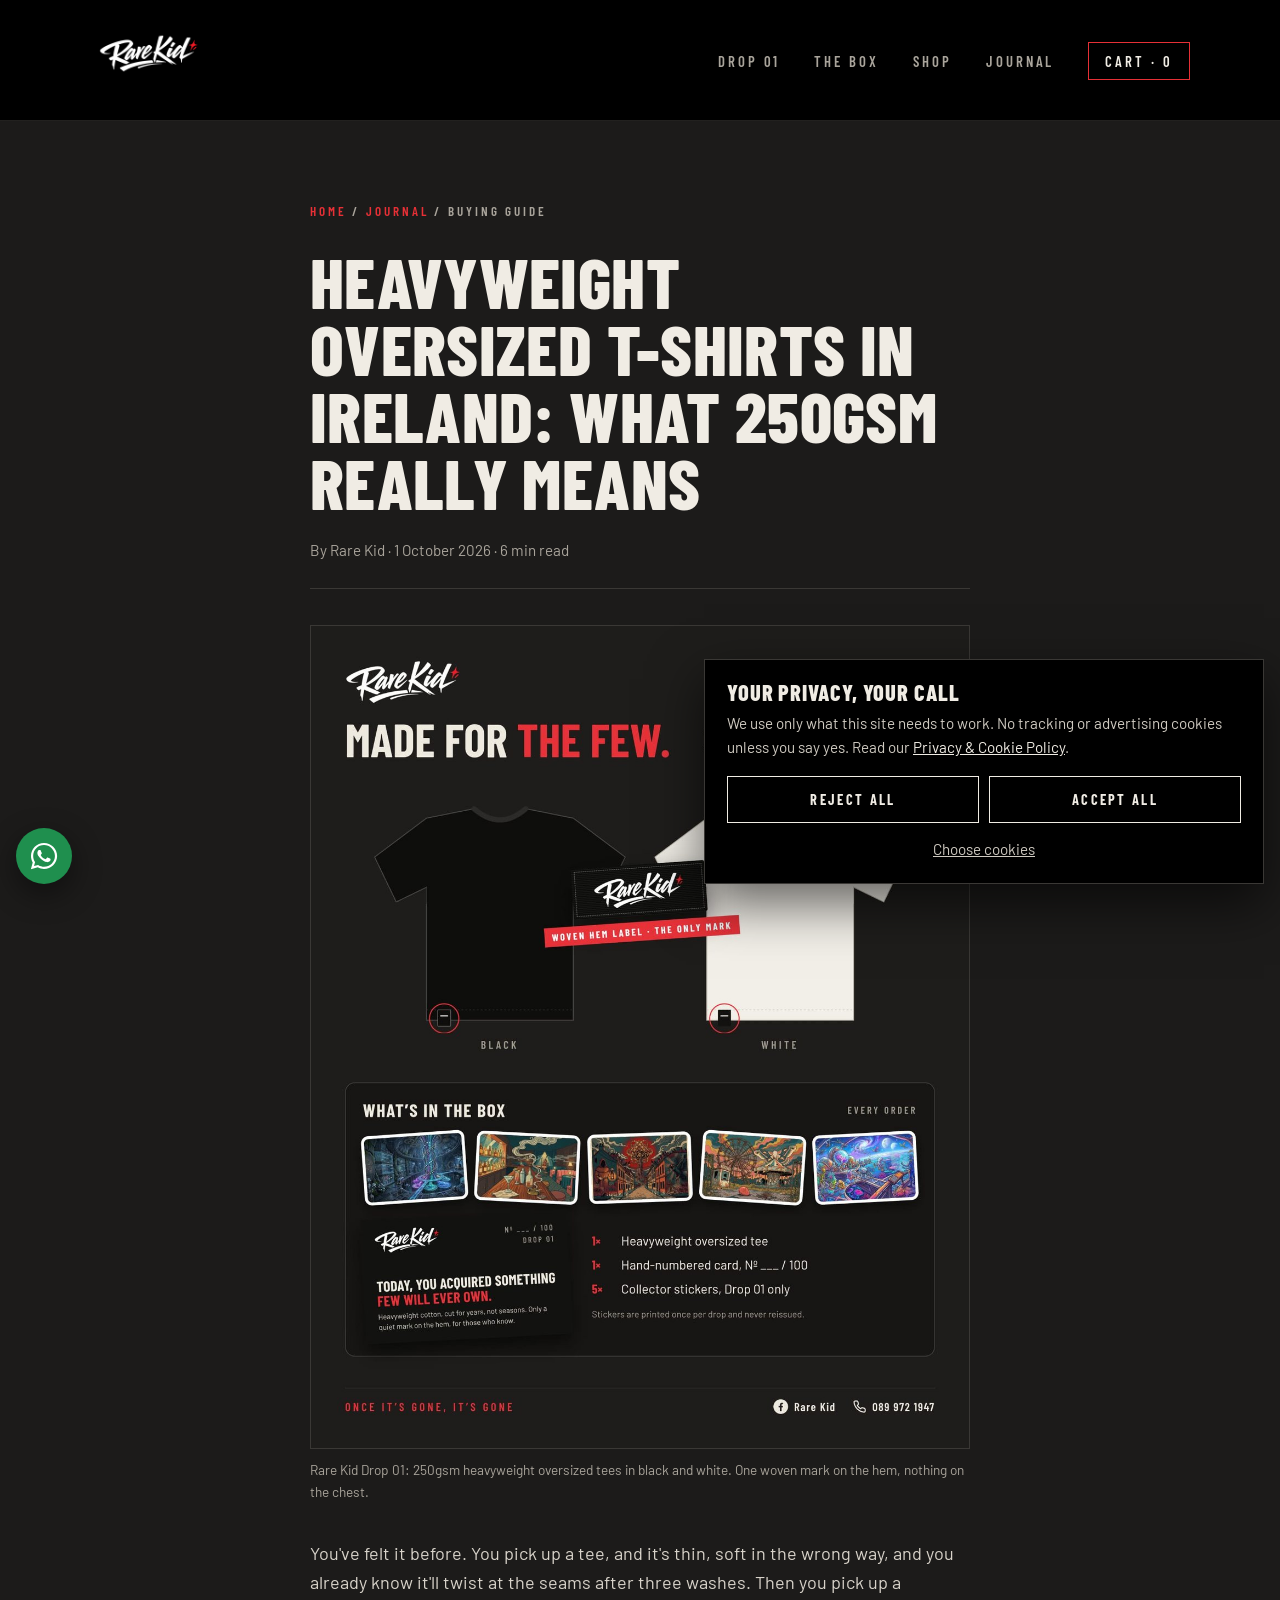
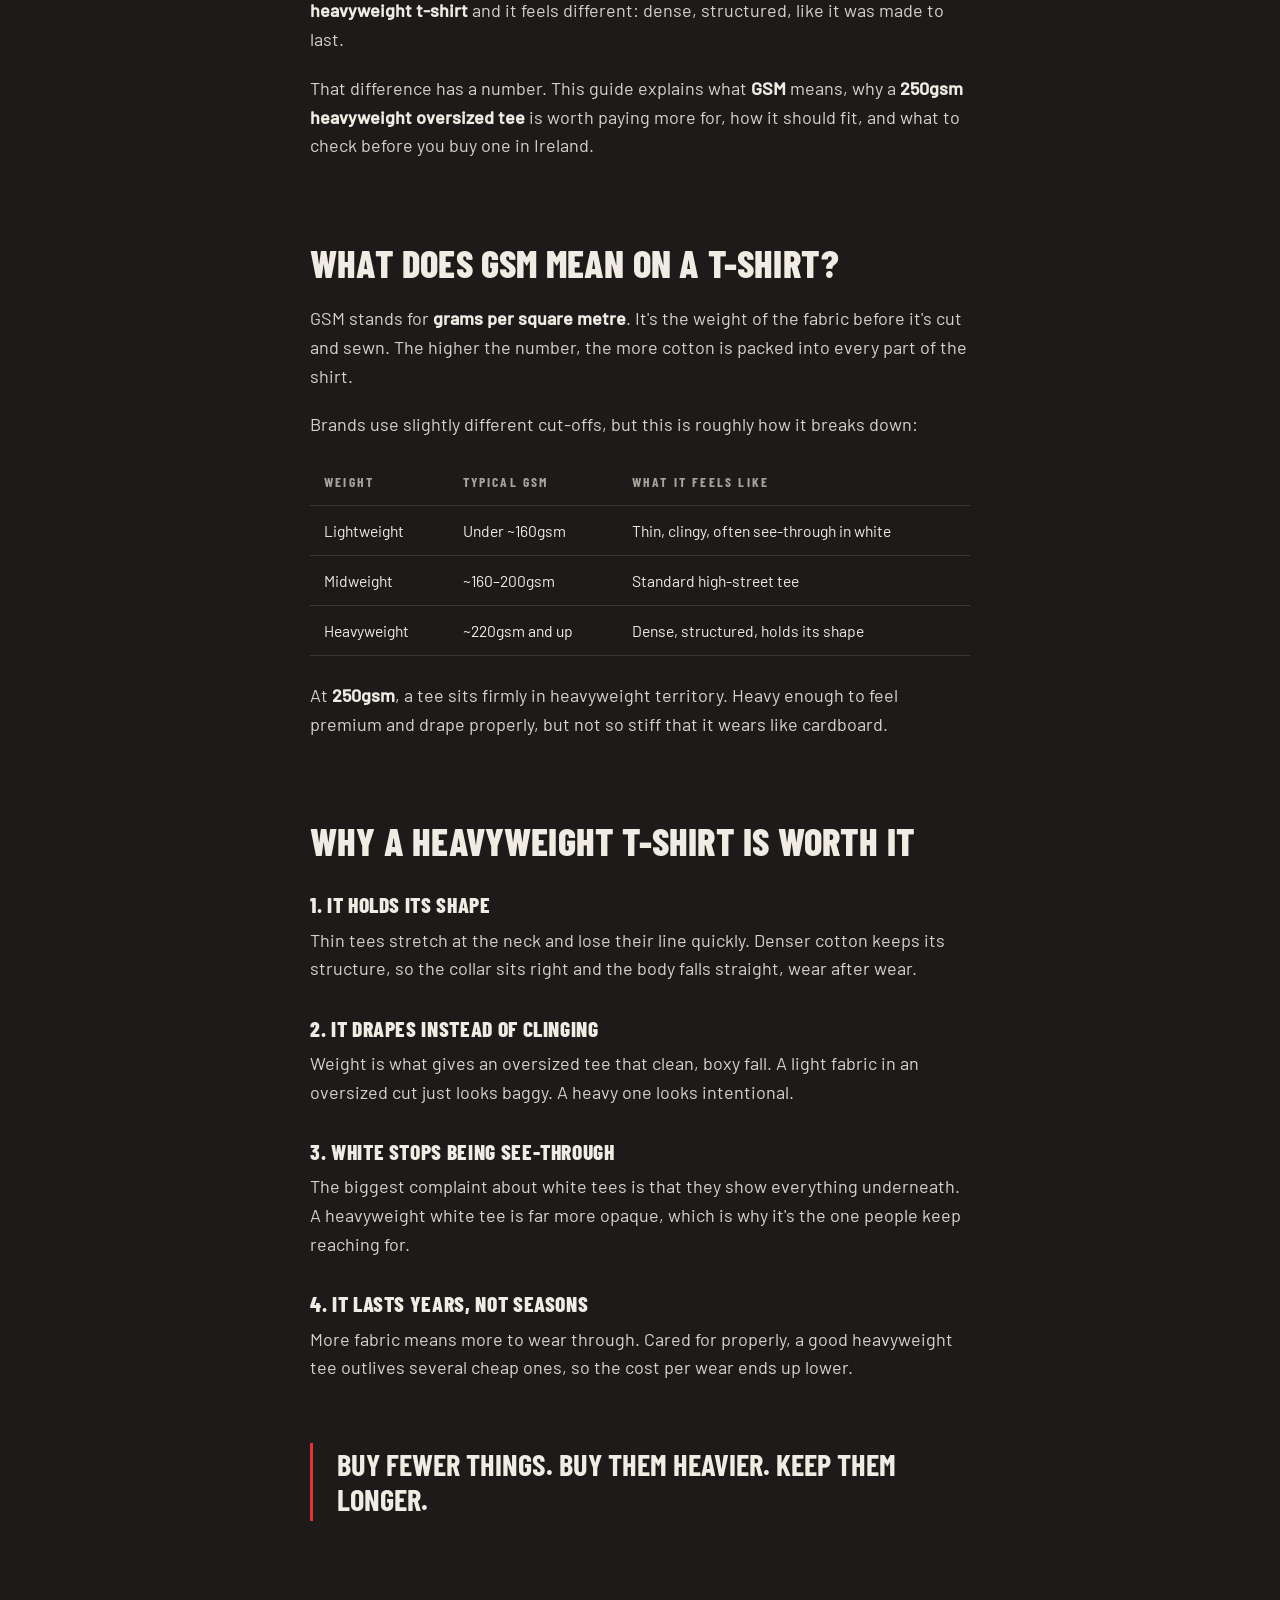
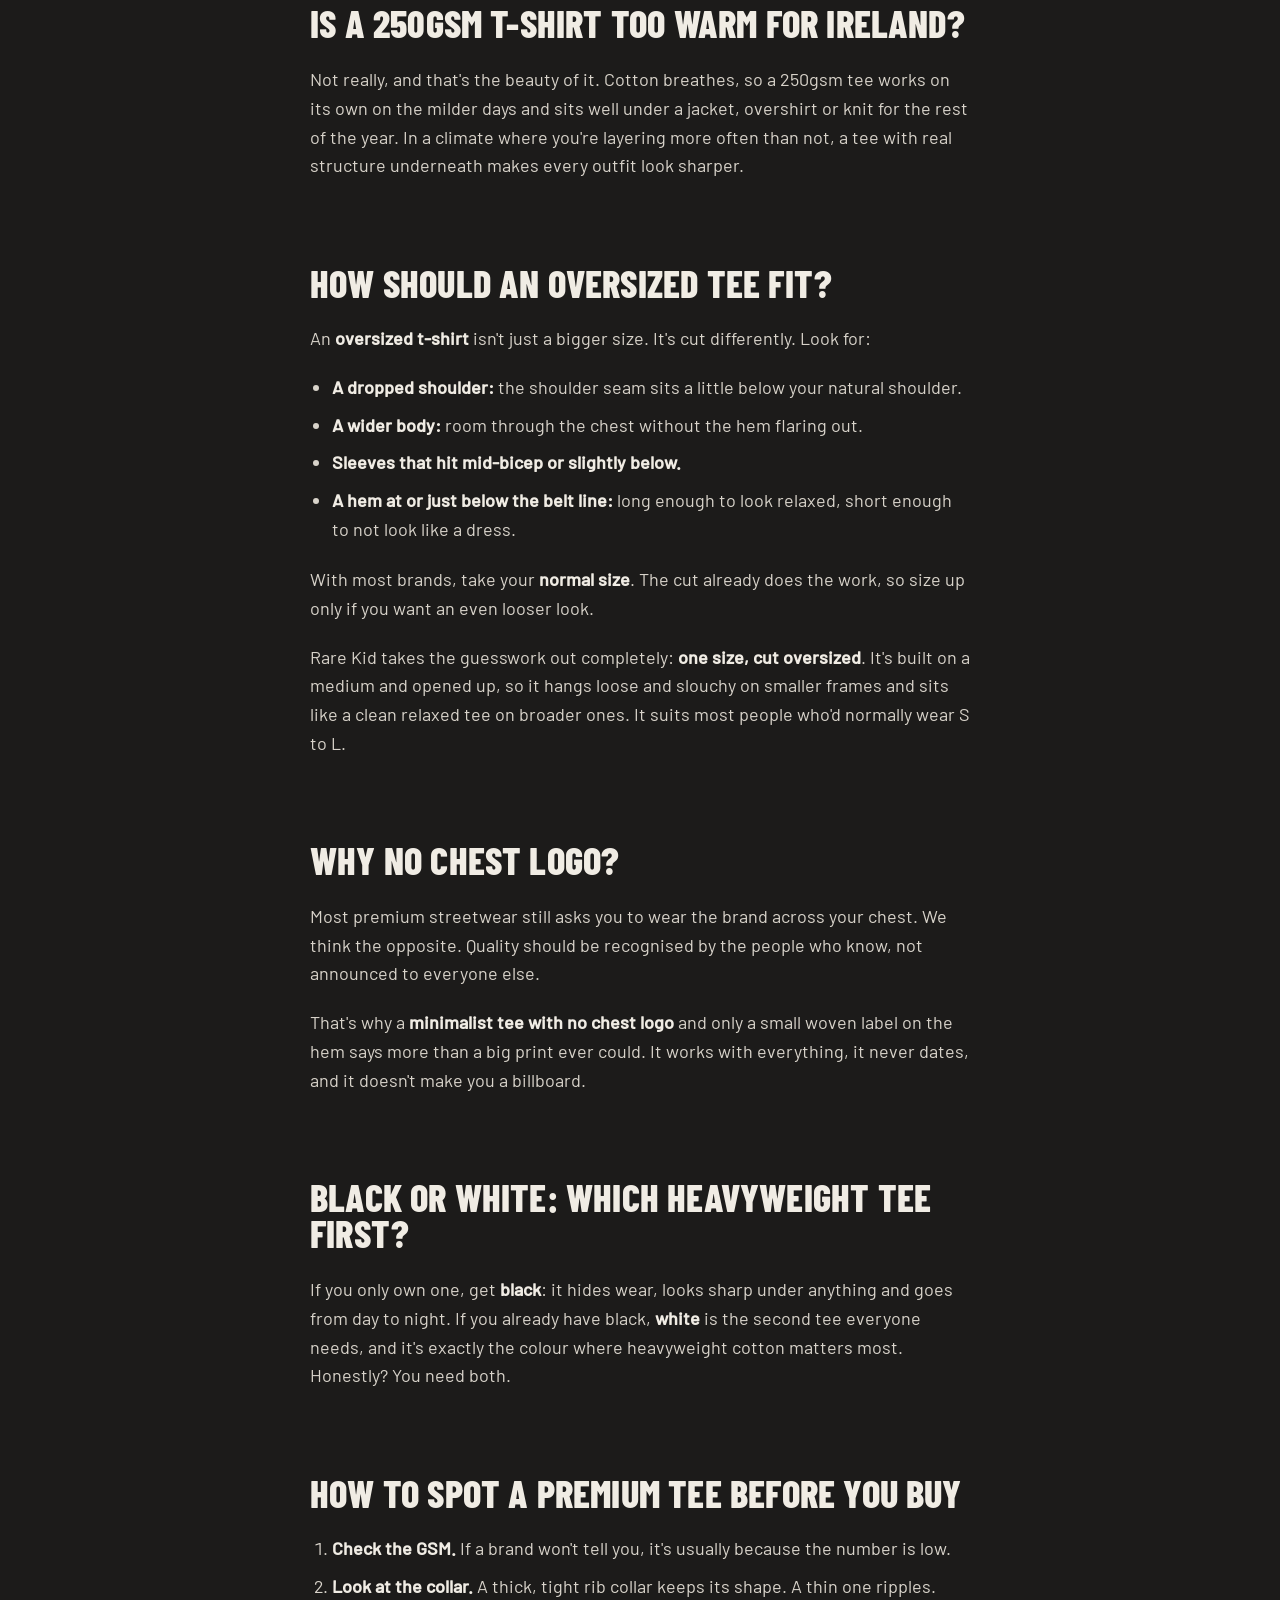
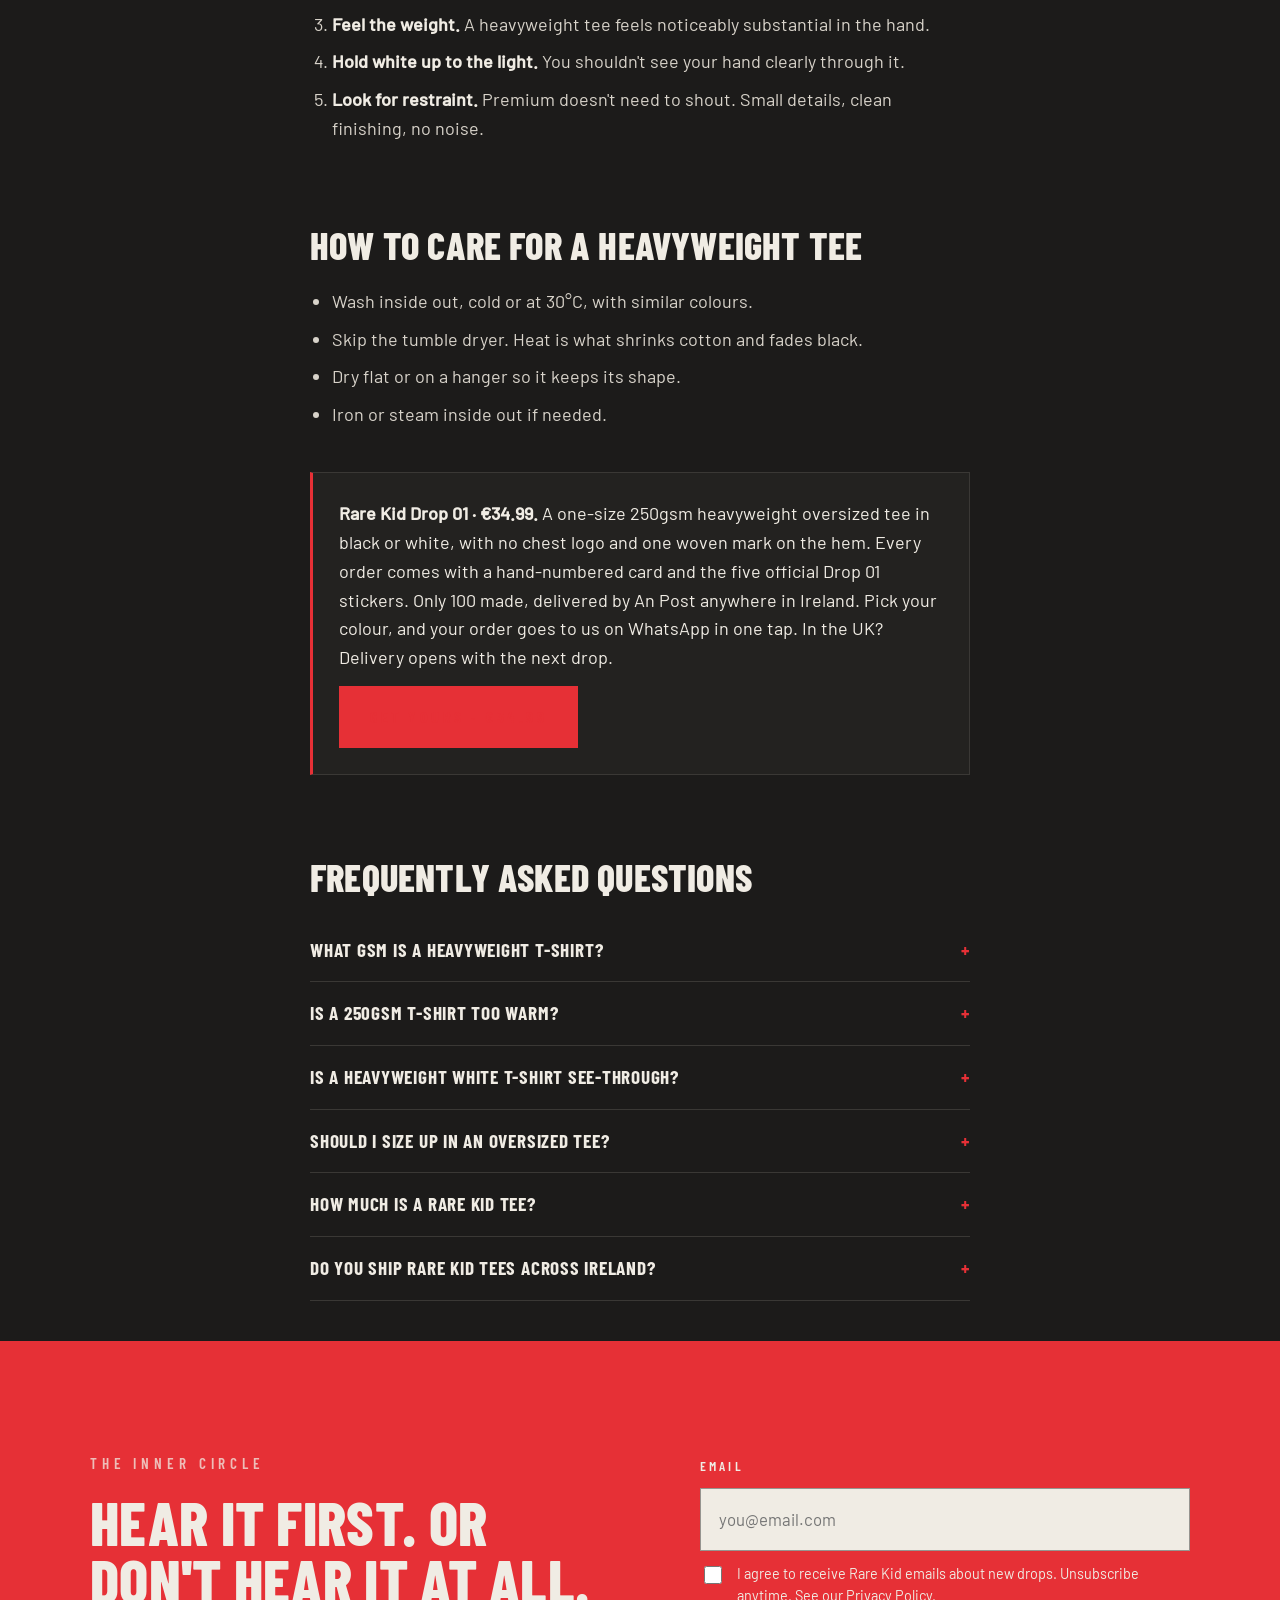
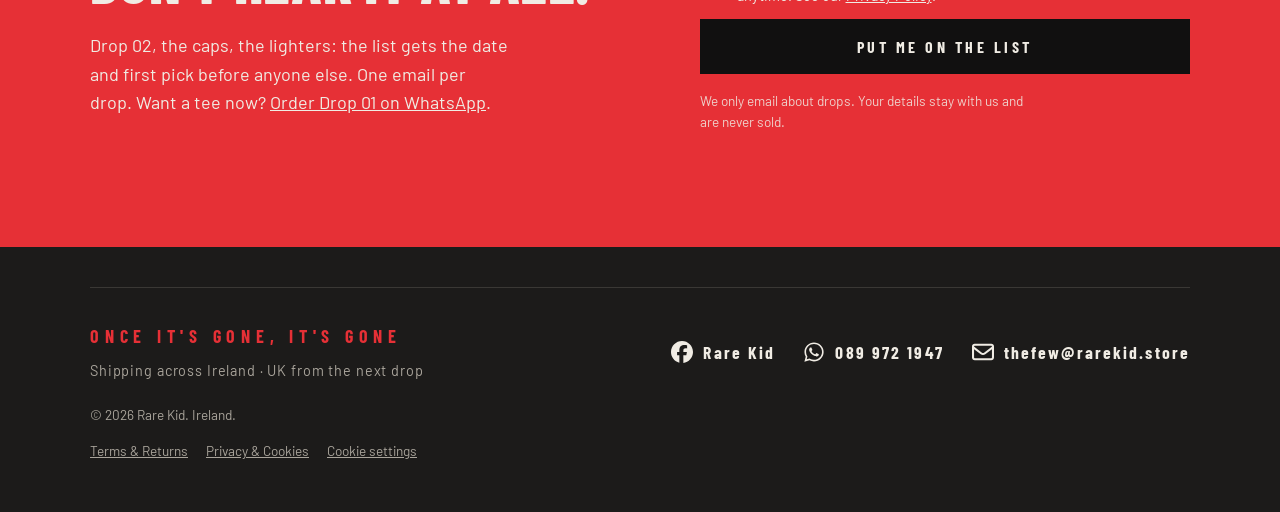
<file: blog/heavyweight-oversized-t-shirt-ireland.html>
<!doctype html>
<html lang="en-IE">
<head>
<meta charset="utf-8">
<meta name="viewport" content="width=device-width, initial-scale=1">
<title>Heavyweight Oversized T-Shirts Ireland: 250gsm Guide | Rare Kid</title>
<meta name="description" content="What GSM means, why 250gsm cotton looks and lasts better, how an oversized tee should fit, and how to spot a premium tee before you buy in Ireland.">
<link rel="canonical" href="https://rarekid.store/blog/heavyweight-oversized-t-shirt-ireland.html">
<meta property="og:type" content="article">
<meta property="og:site_name" content="Rare Kid">
<meta property="og:title" content="Heavyweight oversized t-shirts: what 250gsm really means">
<meta property="og:description" content="GSM explained, oversized fit, and how to spot a premium tee before you buy.">
<meta property="og:url" content="https://rarekid.store/blog/heavyweight-oversized-t-shirt-ireland.html">
<meta property="og:image" content="https://rarekid.store/images/rare-kid-drop-01-heavyweight-tees.jpg">
<meta property="article:published_time" content="2026-10-01">
<meta name="twitter:card" content="summary_large_image">
<meta name="theme-color" content="#1c1b1a">
<link rel="icon" href="../images/logo.jpg">
<link rel="stylesheet" href="../css/style.css">
<script type="application/ld+json">
{
  "@context":"https://schema.org",
  "@graph":[
    {
      "@type":"BlogPosting",
      "headline":"Heavyweight Oversized T-Shirts in Ireland: What 250gsm Really Means and Why It's Worth It",
      "description":"What GSM means, why 250gsm cotton looks and lasts better, how an oversized tee should fit, and what to check before you buy.",
      "image":"https://rarekid.store/images/rare-kid-drop-01-heavyweight-tees.jpg",
      "datePublished":"2026-10-01",
      "dateModified":"2026-10-01",
      "author":{"@type":"Organization","name":"Rare Kid"},
      "publisher":{"@type":"Organization","name":"Rare Kid","logo":{"@type":"ImageObject","url":"https://rarekid.store/images/logo.jpg"}},
      "mainEntityOfPage":"https://rarekid.store/blog/heavyweight-oversized-t-shirt-ireland.html",
      "inLanguage":"en-IE"
    },
    {
      "@type":"BreadcrumbList",
      "itemListElement":[
        {"@type":"ListItem","position":1,"name":"Home","item":"https://rarekid.store/"},
        {"@type":"ListItem","position":2,"name":"Journal","item":"https://rarekid.store/blog/"},
        {"@type":"ListItem","position":3,"name":"Heavyweight oversized t-shirts in Ireland"}
      ]
    },
    {
      "@type":"FAQPage",
      "mainEntity":[
        {"@type":"Question","name":"What GSM is a heavyweight t-shirt?","acceptedAnswer":{"@type":"Answer","text":"Most brands call a t-shirt heavyweight from roughly 220gsm upwards. Everyday tees are usually around 140–180gsm. A 250gsm tee sits firmly in heavyweight territory: dense enough to hold its shape and drape, but still comfortable to wear all year."}},
        {"@type":"Question","name":"Is a 250gsm t-shirt too warm?","acceptedAnswer":{"@type":"Answer","text":"For most people, no. Cotton breathes, and 250gsm works well in an Irish climate: on its own on milder days, or as a layer under a jacket or overshirt the rest of the year."}},
        {"@type":"Question","name":"Is a heavyweight white t-shirt see-through?","acceptedAnswer":{"@type":"Answer","text":"A lightweight white tee often is. A dense, heavyweight white tee is far more opaque, which is one of the main reasons people move to heavier cotton."}},
        {"@type":"Question","name":"Should I size up in an oversized tee?","acceptedAnswer":{"@type":"Answer","text":"Usually not. An oversized tee is already cut with extra width and a dropped shoulder. Rare Kid tees come in one size, cut oversized and built on a medium, so they suit most people who normally wear S to L."}},
        {"@type":"Question","name":"How much is a Rare Kid tee?","acceptedAnswer":{"@type":"Answer","text":"€34.99 per tee, plus shipping. That includes the hand-numbered card and all five official Drop 01 stickers."}},
        {"@type":"Question","name":"Do you ship Rare Kid tees across Ireland?","acceptedAnswer":{"@type":"Answer","text":"Yes. Rare Kid delivers with An Post anywhere in Ireland. Shipping depends on your location, and the cost is confirmed before you pay by bank transfer or PayPal. UK delivery starts with the next drop."}}
      ]
    }
  ]
}
</script>
</head>
<body>
<a class="skip" href="#main">Skip to content</a>
<header class="site-header">
  <nav class="wrap nav" aria-label="Main">
    <a class="logo" href="../" aria-label="Rare Kid home"><img class="logo-img" src="../images/logo.jpg" alt="Rare Kid" width="1024" height="1024"></a>
    <ul>
      <li><a href="../#drop">Drop 01</a></li>
      <li><a href="../#box">The Box</a></li>
      <li><a href="../#shop">Shop</a></li>
      <li><a href="./">Journal</a></li>
      <li><a class="btn-mini" href="../#cart">Cart · <span data-cart-count>0</span></a></li>
    </ul>
  </nav>
</header>

<main id="main">
<article class="article">
  <nav class="crumbs" aria-label="Breadcrumb"><a href="../">Home</a> / <a href="./">Journal</a> / Buying guide</nav>
  <h1>Heavyweight oversized t-shirts in Ireland: what 250gsm really means</h1>
  <p class="meta">By Rare Kid · <time datetime="2026-10-01">1 October 2026</time> · 6 min read</p>

  <figure class="post-hero">
    <img src="../images/rare-kid-drop-01-heavyweight-tees.jpg" alt="Rare Kid Drop 01 heavyweight oversized t-shirts in black and white with woven hem label, hand-numbered card and five collector stickers" width="1200" height="1500" fetchpriority="high">
    <figcaption>Rare Kid Drop 01: 250gsm heavyweight oversized tees in black and white. One woven mark on the hem, nothing on the chest.</figcaption>
  </figure>

  <p>You've felt it before. You pick up a tee, and it's thin, soft in the wrong way, and you already know it'll twist at the seams after three washes. Then you pick up a <strong>heavyweight t-shirt</strong> and it feels different: dense, structured, like it was made to last.</p>
  <p>That difference has a number. This guide explains what <strong>GSM</strong> means, why a <strong>250gsm heavyweight oversized tee</strong> is worth paying more for, how it should fit, and what to check before you buy one in Ireland.</p>

  <h2>What does GSM mean on a t-shirt?</h2>
  <p>GSM stands for <strong>grams per square metre</strong>. It's the weight of the fabric before it's cut and sewn. The higher the number, the more cotton is packed into every part of the shirt.</p>
  <p>Brands use slightly different cut-offs, but this is roughly how it breaks down:</p>
  <div class="table-wrap">
    <table>
      <thead><tr><th>Weight</th><th>Typical GSM</th><th>What it feels like</th></tr></thead>
      <tbody>
        <tr><td>Lightweight</td><td>Under ~160gsm</td><td>Thin, clingy, often see-through in white</td></tr>
        <tr><td>Midweight</td><td>~160–200gsm</td><td>Standard high-street tee</td></tr>
        <tr><td>Heavyweight</td><td>~220gsm and up</td><td>Dense, structured, holds its shape</td></tr>
      </tbody>
    </table>
  </div>
  <p>At <strong>250gsm</strong>, a tee sits firmly in heavyweight territory. Heavy enough to feel premium and drape properly, but not so stiff that it wears like cardboard.</p>

  <h2>Why a heavyweight t-shirt is worth it</h2>
  <h3>1. It holds its shape</h3>
  <p>Thin tees stretch at the neck and lose their line quickly. Denser cotton keeps its structure, so the collar sits right and the body falls straight, wear after wear.</p>
  <h3>2. It drapes instead of clinging</h3>
  <p>Weight is what gives an oversized tee that clean, boxy fall. A light fabric in an oversized cut just looks baggy. A heavy one looks intentional.</p>
  <h3>3. White stops being see-through</h3>
  <p>The biggest complaint about white tees is that they show everything underneath. A heavyweight white tee is far more opaque, which is why it's the one people keep reaching for.</p>
  <h3>4. It lasts years, not seasons</h3>
  <p>More fabric means more to wear through. Cared for properly, a good heavyweight tee outlives several cheap ones, so the cost per wear ends up lower.</p>

  <blockquote>Buy fewer things. Buy them heavier. Keep them longer.</blockquote>

  <h2>Is a 250gsm t-shirt too warm for Ireland?</h2>
  <p>Not really, and that's the beauty of it. Cotton breathes, so a 250gsm tee works on its own on the milder days and sits well under a jacket, overshirt or knit for the rest of the year. In a climate where you're layering more often than not, a tee with real structure underneath makes every outfit look sharper.</p>

  <h2>How should an oversized tee fit?</h2>
  <p>An <strong>oversized t-shirt</strong> isn't just a bigger size. It's cut differently. Look for:</p>
  <ul>
    <li><strong>A dropped shoulder:</strong> the shoulder seam sits a little below your natural shoulder.</li>
    <li><strong>A wider body:</strong> room through the chest without the hem flaring out.</li>
    <li><strong>Sleeves that hit mid-bicep or slightly below.</strong></li>
    <li><strong>A hem at or just below the belt line:</strong> long enough to look relaxed, short enough to not look like a dress.</li>
  </ul>
  <p>With most brands, take your <strong>normal size</strong>. The cut already does the work, so size up only if you want an even looser look.</p>
  <p>Rare Kid takes the guesswork out completely: <strong>one size, cut oversized</strong>. It's built on a medium and opened up, so it hangs loose and slouchy on smaller frames and sits like a clean relaxed tee on broader ones. It suits most people who'd normally wear S to L.</p>

  <h2>Why no chest logo?</h2>
  <p>Most premium streetwear still asks you to wear the brand across your chest. We think the opposite. Quality should be recognised by the people who know, not announced to everyone else.</p>
  <p>That's why a <strong>minimalist tee with no chest logo</strong> and only a small woven label on the hem says more than a big print ever could. It works with everything, it never dates, and it doesn't make you a billboard.</p>

  <h2>Black or white: which heavyweight tee first?</h2>
  <p>If you only own one, get <strong>black</strong>: it hides wear, looks sharp under anything and goes from day to night. If you already have black, <strong>white</strong> is the second tee everyone needs, and it's exactly the colour where heavyweight cotton matters most. Honestly? You need both.</p>

  <h2>How to spot a premium tee before you buy</h2>
  <ol>
    <li><strong>Check the GSM.</strong> If a brand won't tell you, it's usually because the number is low.</li>
    <li><strong>Look at the collar.</strong> A thick, tight rib collar keeps its shape. A thin one ripples.</li>
    <li><strong>Feel the weight.</strong> A heavyweight tee feels noticeably substantial in the hand.</li>
    <li><strong>Hold white up to the light.</strong> You shouldn't see your hand clearly through it.</li>
    <li><strong>Look for restraint.</strong> Premium doesn't need to shout. Small details, clean finishing, no noise.</li>
  </ol>

  <h2>How to care for a heavyweight tee</h2>
  <ul>
    <li>Wash inside out, cold or at 30°C, with similar colours.</li>
    <li>Skip the tumble dryer. Heat is what shrinks cotton and fades black.</li>
    <li>Dry flat or on a hanger so it keeps its shape.</li>
    <li>Iron or steam inside out if needed.</li>
  </ul>

  <div class="cta-inline">
    <p><strong>Rare Kid Drop 01 · €34.99.</strong> A one-size 250gsm heavyweight oversized tee in black or white, with no chest logo and one woven mark on the hem. Every order comes with a hand-numbered card and the five official Drop 01 stickers. Only 100 made, delivered by An Post anywhere in Ireland. Pick your colour, and your order goes to us on WhatsApp in one tap. In the UK? Delivery opens with the next drop.</p>
    <a class="btn" href="../#shop">Get yours · €34.99</a>
  </div>

  <h2>Frequently asked questions</h2>
  <div class="faq">
    <details><summary>What GSM is a heavyweight t-shirt?</summary><p>Most brands call a tee heavyweight from roughly 220gsm upwards. Everyday tees are usually around 140–180gsm. A 250gsm tee is firmly heavyweight: dense enough to hold its shape and drape, but still comfortable all year.</p></details>
    <details><summary>Is a 250gsm t-shirt too warm?</summary><p>For most people, no. Cotton breathes, and 250gsm suits the Irish climate: on its own on milder days, or as a layer the rest of the year.</p></details>
    <details><summary>Is a heavyweight white t-shirt see-through?</summary><p>A lightweight white tee often is. A dense heavyweight white tee is far more opaque, one of the main reasons people switch.</p></details>
    <details><summary>Should I size up in an oversized tee?</summary><p>Usually not. The cut already has extra width and a dropped shoulder. Rare Kid makes it simple: one size, cut oversized, built for anyone who normally wears S to L.</p></details>
    <details><summary>How much is a Rare Kid tee?</summary><p>€34.99 per tee, plus shipping. That includes the hand-numbered card and all five official Drop 01 stickers.</p></details>
    <details><summary>Do you ship Rare Kid tees across Ireland?</summary><p>Yes. We deliver with An Post anywhere in Ireland. Pick your tee on our site and your order comes to us on WhatsApp. We confirm shipping for your location, then you pay by bank transfer or PayPal payment link. UK delivery starts with our next drop.</p></details>
  </div>
</article>

<section class="section join" id="join" aria-labelledby="join-title">
  <div class="wrap join-grid">
    <div>
      <p class="eyebrow">The inner circle</p>
      <h2 id="join-title">Hear it first. Or don't hear it at all.</h2>
      <p>Drop 02, the caps, the lighters: the list gets the date and first pick before anyone else. One email per drop. Want a tee now? <a href="../#shop" style="color:inherit">Order Drop 01 on WhatsApp</a>.</p>
    </div>
    <form class="form" action="https://formspree.io/f/xgavbbvg" method="POST" data-formspree>
      <input type="hidden" name="_subject" value="New Rare Kid subscriber (drops list)">
      <input type="hidden" name="source" value="Blog: heavyweight tee guide">
      <input type="text" name="_gotcha" class="hp" tabindex="-1" autocomplete="off" aria-hidden="true">
      <label for="email">Email</label>
      <input id="email" type="email" name="email" required autocomplete="email" placeholder="you@email.com">
      <label class="consent"><input type="checkbox" name="consent" value="Yes - agreed to Rare Kid drop emails" required> <span>I agree to receive Rare Kid emails about new drops. Unsubscribe anytime. See our <a href="../privacy.html">Privacy Policy</a>.</span></label>
      <button class="btn" type="submit">Put me on the list</button>
        <p class="form-status" role="status" aria-live="polite" hidden></p>
      <p class="fine">We only email about drops. Your details stay with us and are never sold.</p>
    </form>
  </div>
</section>
</main>

<footer class="site-footer">
  <div class="wrap">
    <div class="footer-row">
      <div><p class="footer-tag">Once it's gone, it's gone</p><p class="footer-ship">Shipping across Ireland · UK from the next drop</p></div>
      <div class="footer-links">
        <a href="https://www.facebook.com/profile.php?id=61590285942390" target="_blank" rel="noopener"><svg class="ico" aria-hidden="true" focusable="false" xmlns="http://www.w3.org/2000/svg" viewBox="0 0 512 512"><!--! Font Awesome Free 7.3.1 by @fontawesome - https://fontawesome.com License - https://fontawesome.com/license/free (Icons: CC BY 4.0, Fonts: SIL OFL 1.1, Code: MIT License) Copyright 2026 Fonticons, Inc. --><path fill="currentColor" d="M512 256C512 114.6 397.4 0 256 0S0 114.6 0 256C0 376 82.7 476.8 194.2 504.5l0-170.3-52.8 0 0-78.2 52.8 0 0-33.7c0-87.1 39.4-127.5 125-127.5 16.2 0 44.2 3.2 55.7 6.4l0 70.8c-6-.6-16.5-1-29.6-1-42 0-58.2 15.9-58.2 57.2l0 27.8 83.6 0-14.4 78.2-69.3 0 0 175.9C413.8 494.8 512 386.9 512 256z"/></svg> Rare Kid</a>
        <a href="https://wa.me/353899721947?text=Hi%20Rare%20Kid%2C%20I%20have%20a%20question%20about%20Drop%2001." target="_blank" rel="noopener" aria-label="Chat with Rare Kid on WhatsApp, 089 972 1947"><svg class="ico" aria-hidden="true" focusable="false" xmlns="http://www.w3.org/2000/svg" viewBox="0 0 448 512"><!--! Font Awesome Free 7.3.1 by @fontawesome - https://fontawesome.com License - https://fontawesome.com/license/free (Icons: CC BY 4.0, Fonts: SIL OFL 1.1, Code: MIT License) Copyright 2026 Fonticons, Inc. --><path fill="currentColor" d="M380.9 97.1c-41.9-42-97.7-65.1-157-65.1-122.4 0-222 99.6-222 222 0 39.1 10.2 77.3 29.6 111L0 480 117.7 449.1c32.4 17.7 68.9 27 106.1 27l.1 0c122.3 0 224.1-99.6 224.1-222 0-59.3-25.2-115-67.1-157zm-157 341.6c-33.2 0-65.7-8.9-94-25.7l-6.7-4-69.8 18.3 18.6-68.1-4.4-7c-18.5-29.4-28.2-63.3-28.2-98.2 0-101.7 82.8-184.5 184.6-184.5 49.3 0 95.6 19.2 130.4 54.1s56.2 81.2 56.1 130.5c0 101.8-84.9 184.6-186.6 184.6zM325.1 300.5c-5.5-2.8-32.8-16.2-37.9-18-5.1-1.9-8.8-2.8-12.5 2.8s-14.3 18-17.6 21.8c-3.2 3.7-6.5 4.2-12 1.4-32.6-16.3-54-29.1-75.5-66-5.7-9.8 5.7-9.1 16.3-30.3 1.8-3.7 .9-6.9-.5-9.7s-12.5-30.1-17.1-41.2c-4.5-10.8-9.1-9.3-12.5-9.5-3.2-.2-6.9-.2-10.6-.2s-9.7 1.4-14.8 6.9c-5.1 5.6-19.4 19-19.4 46.3s19.9 53.7 22.6 57.4c2.8 3.7 39.1 59.7 94.8 83.8 35.2 15.2 49 16.5 66.6 13.9 10.7-1.6 32.8-13.4 37.4-26.4s4.6-24.1 3.2-26.4c-1.3-2.5-5-3.9-10.5-6.6z"/></svg> 089 972 1947</a>
        <a class="f-mail" href="mailto:thefew@rarekid.store"><svg class="ico" aria-hidden="true" focusable="false" xmlns="http://www.w3.org/2000/svg" viewBox="0 0 512 512"><!--! Font Awesome Free 7.3.1 by @fontawesome - https://fontawesome.com License - https://fontawesome.com/license/free (Icons: CC BY 4.0, Fonts: SIL OFL 1.1, Code: MIT License) Copyright 2026 Fonticons, Inc. --><path fill="currentColor" d="M61.4 64C27.5 64 0 91.5 0 125.4 0 126.3 0 127.1 .1 128L0 128 0 384c0 35.3 28.7 64 64 64l384 0c35.3 0 64-28.7 64-64l0-256-.1 0c0-.9 .1-1.7 .1-2.6 0-33.9-27.5-61.4-61.4-61.4L61.4 64zM464 192.3L464 384c0 8.8-7.2 16-16 16L64 400c-8.8 0-16-7.2-16-16l0-191.7 154.8 117.4c31.4 23.9 74.9 23.9 106.4 0L464 192.3zM48 125.4C48 118 54 112 61.4 112l389.2 0c7.4 0 13.4 6 13.4 13.4 0 4.2-2 8.2-5.3 10.7L280.2 271.5c-14.3 10.8-34.1 10.8-48.4 0L53.3 136.1c-3.3-2.5-5.3-6.5-5.3-10.7z"/></svg> thefew@rarekid.store</a>
      </div>
    </div>
    <p class="copy">© 2026 Rare Kid. Ireland.</p>
    <div class="legal-links"><a href="../terms.html">Terms &amp; Returns</a><a href="../privacy.html">Privacy &amp; Cookies</a><button type="button" class="cc-link" data-cookie-settings>Cookie settings</button></div>
  </div>
</footer>
<a class="wa-fab" href="https://wa.me/353899721947?text=Hi%20Rare%20Kid%2C%20I%20have%20a%20question%20about%20Drop%2001." target="_blank" rel="noopener" aria-label="Chat with Rare Kid on WhatsApp"><svg class="ico" aria-hidden="true" focusable="false" xmlns="http://www.w3.org/2000/svg" viewBox="0 0 448 512"><!--! Font Awesome Free 7.3.1 by @fontawesome - https://fontawesome.com License - https://fontawesome.com/license/free (Icons: CC BY 4.0, Fonts: SIL OFL 1.1, Code: MIT License) Copyright 2026 Fonticons, Inc. --><path fill="currentColor" d="M380.9 97.1c-41.9-42-97.7-65.1-157-65.1-122.4 0-222 99.6-222 222 0 39.1 10.2 77.3 29.6 111L0 480 117.7 449.1c32.4 17.7 68.9 27 106.1 27l.1 0c122.3 0 224.1-99.6 224.1-222 0-59.3-25.2-115-67.1-157zm-157 341.6c-33.2 0-65.7-8.9-94-25.7l-6.7-4-69.8 18.3 18.6-68.1-4.4-7c-18.5-29.4-28.2-63.3-28.2-98.2 0-101.7 82.8-184.5 184.6-184.5 49.3 0 95.6 19.2 130.4 54.1s56.2 81.2 56.1 130.5c0 101.8-84.9 184.6-186.6 184.6zM325.1 300.5c-5.5-2.8-32.8-16.2-37.9-18-5.1-1.9-8.8-2.8-12.5 2.8s-14.3 18-17.6 21.8c-3.2 3.7-6.5 4.2-12 1.4-32.6-16.3-54-29.1-75.5-66-5.7-9.8 5.7-9.1 16.3-30.3 1.8-3.7 .9-6.9-.5-9.7s-12.5-30.1-17.1-41.2c-4.5-10.8-9.1-9.3-12.5-9.5-3.2-.2-6.9-.2-10.6-.2s-9.7 1.4-14.8 6.9c-5.1 5.6-19.4 19-19.4 46.3s19.9 53.7 22.6 57.4c2.8 3.7 39.1 59.7 94.8 83.8 35.2 15.2 49 16.5 66.6 13.9 10.7-1.6 32.8-13.4 37.4-26.4s4.6-24.1 3.2-26.4c-1.3-2.5-5-3.9-10.5-6.6z"/></svg></a>
<script src="../js/forms.js"></script>
<script src="../js/shop.js"></script>
<script src="../js/consent.js" data-root="../"></script>
</body>
</html>
</file>
<file: css/style.css>
/* Fonts are self-hosted: no requests to Google (GDPR) */
@font-face{font-family:"Barlow Condensed";font-style:normal;font-weight:600;font-display:swap;src:url("../fonts/barlow-condensed-latin-600-normal.woff2") format("woff2")}
@font-face{font-family:"Barlow Condensed";font-style:normal;font-weight:700;font-display:swap;src:url("../fonts/barlow-condensed-latin-700-normal.woff2") format("woff2")}
@font-face{font-family:"Barlow Condensed";font-style:normal;font-weight:800;font-display:swap;src:url("../fonts/barlow-condensed-latin-800-normal.woff2") format("woff2")}
@font-face{font-family:"Barlow";font-style:normal;font-weight:400;font-display:swap;src:url("../fonts/barlow-latin-400-normal.woff2") format("woff2")}
@font-face{font-family:"Barlow";font-style:normal;font-weight:500;font-display:swap;src:url("../fonts/barlow-latin-500-normal.woff2") format("woff2")}
/* ==========================================================
   RARE KID — Made for the few.
   ========================================================== */
:root{
  --bg:#1c1b1a;
  --bg-2:#232220;
  --bg-3:#111010;
  --line:#3a3835;
  --cream:#f0ece4;
  --muted:#a9a49b;
  --red:#e63036;
  --red-2:#ff4a50;
  --display:"Barlow Condensed", "Arial Narrow", Impact, sans-serif;
  --body:"Barlow", "Helvetica Neue", Arial, sans-serif;
  --max:1180px;
  --gutter:clamp(16px, 4vw, 40px);
}
*,*::before,*::after{box-sizing:border-box}
html{scroll-behavior:smooth;-webkit-text-size-adjust:100%}
body{
  margin:0;background:var(--bg);color:var(--cream);
  font-family:var(--body);font-size:18px;line-height:1.6;
  -webkit-font-smoothing:antialiased;overflow-x:hidden;
}
img,svg{max-width:100%;height:auto;display:block}
a{color:inherit}
::selection{background:var(--red);color:var(--cream)}
.wrap{max-width:var(--max);margin:0 auto;padding:0 var(--gutter)}
.sr-only{position:absolute;width:1px;height:1px;padding:0;margin:-1px;overflow:hidden;clip:rect(0,0,0,0);border:0}
.skip{position:absolute;left:-9999px;top:0;background:var(--red);color:var(--cream);padding:10px 16px;z-index:100}
.skip:focus{left:16px}

/* ---------- Type ---------- */
h1,h2,h3{font-family:var(--display);font-weight:800;text-transform:uppercase;line-height:.95;letter-spacing:.005em;margin:0}
h1{font-size:clamp(3rem, 9vw, 6.6rem)}
h2{font-size:clamp(2.2rem, 5.5vw, 3.8rem)}
h3{font-size:clamp(1.4rem, 3vw, 1.9rem);letter-spacing:.03em}
.red{color:var(--red)}
.eyebrow{
  font-family:var(--display);font-weight:600;text-transform:uppercase;
  letter-spacing:.32em;font-size:.95rem;color:var(--muted);margin:0 0 18px;
}
.eyebrow.red{color:var(--red)}
.lead{font-size:clamp(1.1rem, 2vw, 1.35rem);color:#cfcac1;max-width:36ch;margin:0}
p{margin:0 0 1.1em}

/* ---------- Header ---------- */
.site-header{position:sticky;top:0;z-index:50;background:rgba(28,27,26,.92);backdrop-filter:blur(8px);-webkit-backdrop-filter:blur(8px);border-bottom:1px solid rgba(58,56,53,.6)}
.nav{display:flex;align-items:center;justify-content:space-between;gap:20px;min-height:76px}
.logo{display:block;width:150px;text-decoration:none}
.logo img{width:100%;height:auto}
.logo .logo-fallback{font-family:var(--display);font-weight:800;font-size:1.6rem;letter-spacing:.06em;text-transform:uppercase}
.nav ul{list-style:none;display:flex;gap:clamp(14px,3vw,34px);margin:0;padding:0;align-items:center}
.nav a{font-family:var(--display);font-weight:600;letter-spacing:.2em;text-transform:uppercase;font-size:.92rem;text-decoration:none;color:var(--muted);transition:color .2s}
.nav a:hover,.nav a[aria-current="page"]{color:var(--cream)}
.nav .btn-mini{color:var(--cream);border:1px solid var(--red);padding:9px 16px}
.nav .btn-mini:hover{background:var(--red)}
@media (max-width:700px){
  .nav{flex-wrap:wrap;padding:12px 0;min-height:auto;row-gap:10px}
  .logo{width:120px}
  .nav ul{width:100%;justify-content:space-between;gap:8px}
  .nav a{font-size:.8rem;letter-spacing:.14em}
  .nav .btn-mini{padding:7px 10px}
}

/* ---------- Buttons ---------- */
.btn{
  display:inline-flex;align-items:center;gap:12px;
  font-family:var(--display);font-weight:700;text-transform:uppercase;letter-spacing:.22em;
  font-size:1rem;text-decoration:none;cursor:pointer;
  padding:17px 30px;border:1px solid var(--red);background:var(--red);color:var(--cream);
  transition:background .2s, color .2s, transform .2s;
}
.btn:hover{background:var(--red-2);transform:translateY(-1px)}
.btn.ghost{background:transparent;border-color:var(--line)}
.btn.ghost:hover{border-color:var(--cream)}

/* ---------- Hero ---------- */
.hero{padding:clamp(56px,9vw,110px) 0 clamp(40px,6vw,70px)}
.hero-top{display:flex;justify-content:flex-end;margin-bottom:clamp(30px,5vw,56px)}
.drop-tag{text-align:right;font-family:var(--display);text-transform:uppercase;letter-spacing:.32em;line-height:1.7}
.drop-tag span{display:block;color:var(--muted);font-weight:600}
.drop-tag strong{display:block;font-weight:700;font-size:1.15rem}
.hero-grid{display:grid;grid-template-columns:1.25fr 1fr;gap:clamp(24px,5vw,70px);align-items:end}
.hero-actions{display:flex;flex-wrap:wrap;gap:14px;margin-top:30px}
@media (max-width:820px){.hero-grid{grid-template-columns:1fr}.hero-top{justify-content:flex-start}.drop-tag{text-align:left}}

/* ---------- Tees ---------- */
.tees{padding:clamp(20px,4vw,40px) 0 clamp(60px,8vw,100px)}
.tee-row{display:grid;grid-template-columns:1fr 1fr;gap:clamp(16px,4vw,50px);position:relative}
.tee{margin:0;text-align:center}
.tee svg{width:100%;max-width:520px;margin:0 auto;filter:drop-shadow(0 30px 40px rgba(0,0,0,.45))}
.tee figcaption{font-family:var(--display);font-weight:600;letter-spacing:.4em;text-transform:uppercase;color:var(--muted);margin-top:18px}
.label-note{
  position:absolute;left:50%;top:52%;transform:translate(-50%,-50%) rotate(-3deg);
  background:var(--red);color:var(--cream);font-family:var(--display);font-weight:800;
  text-transform:uppercase;letter-spacing:.22em;font-size:clamp(.7rem,1.6vw,1rem);
  padding:10px 18px;white-space:nowrap;box-shadow:0 10px 30px rgba(0,0,0,.4)
}
@media (max-width:560px){.label-note{top:auto;bottom:-14px;transform:translateX(-50%) rotate(-3deg)}}

/* ---------- Sections ---------- */
section{scroll-margin-top:90px}
.section{padding:clamp(60px,9vw,110px) 0}
.section.alt{background:var(--bg-3)}
.section-head{display:flex;justify-content:space-between;align-items:end;gap:20px;flex-wrap:wrap;margin-bottom:clamp(30px,5vw,54px)}
.section-head .eyebrow{margin:0}

.manifesto{display:grid;grid-template-columns:1fr 1fr;gap:clamp(30px,6vw,80px);align-items:start}
.manifesto p{color:#cfcac1}
@media (max-width:820px){.manifesto{grid-template-columns:1fr}}

.specs{display:grid;grid-template-columns:repeat(4,1fr);border-top:1px solid var(--line);border-left:1px solid var(--line)}
.spec{padding:28px 24px;border-right:1px solid var(--line);border-bottom:1px solid var(--line)}
.spec .num{font-family:var(--display);font-weight:800;font-size:2.6rem;line-height:1;color:var(--red);display:block;margin-bottom:10px}
.spec h3{font-size:1.25rem;margin-bottom:8px}
.spec p{margin:0;color:var(--muted);font-size:.98rem}
@media (max-width:900px){.specs{grid-template-columns:1fr 1fr}}
@media (max-width:480px){.specs{grid-template-columns:1fr}}

/* ---------- Box ---------- */
.box{border:1px solid var(--line);border-radius:18px;background:var(--bg-2);padding:clamp(24px,4vw,46px)}
.box-grid{display:grid;grid-template-columns:1fr 1.1fr;gap:clamp(24px,5vw,60px);align-items:center}
@media (max-width:820px){.box-grid{grid-template-columns:1fr}}
.card{
  background:var(--bg-3);padding:30px 30px 34px;transform:rotate(-2deg);
  box-shadow:0 30px 50px rgba(0,0,0,.5);max-width:480px
}
.card-top{display:flex;justify-content:space-between;align-items:start;gap:12px;margin-bottom:44px}
.card-top img{width:130px}
.card-top .meta{font-family:var(--display);letter-spacing:.24em;text-transform:uppercase;color:var(--muted);font-size:.85rem;text-align:right;line-height:1.7}
.card h3{font-size:clamp(1.5rem,3vw,2rem);margin-bottom:12px}
.card p{font-size:.95rem;color:#cfcac1;margin:0}
.box-list{list-style:none;margin:0 0 18px;padding:0}
.box-list li{display:flex;gap:26px;align-items:baseline;font-size:clamp(1.1rem,2.2vw,1.45rem);padding:10px 0}
.box-list b{font-family:var(--display);color:var(--red);min-width:34px;font-size:1.2rem}
.small{color:var(--muted);font-size:.95rem}

/* ---------- Accessories ---------- */
.extras{display:grid;grid-template-columns:repeat(3,1fr);gap:18px}
.extra{border:1px solid var(--line);padding:30px 26px;position:relative;min-height:190px;display:flex;flex-direction:column;justify-content:space-between}
.extra .soon{font-family:var(--display);letter-spacing:.28em;text-transform:uppercase;font-size:.8rem;color:var(--red)}
.extra p{color:var(--muted);margin:10px 0 0;font-size:.98rem}
@media (max-width:820px){.extras{grid-template-columns:1fr}}

/* ---------- Subscribe ---------- */
.join{background:var(--red);color:var(--cream)}
.join .eyebrow{color:rgba(240,236,228,.75)}
.join-grid{display:grid;grid-template-columns:1.1fr 1fr;gap:clamp(30px,6vw,70px);align-items:center}
@media (max-width:820px){.join-grid{grid-template-columns:1fr}}
.join p{max-width:42ch}
.form{display:grid;gap:12px}
.form label{font-family:var(--display);letter-spacing:.24em;text-transform:uppercase;font-size:.85rem;font-weight:600}
.form input[type=email],.form input[type=text]{
  width:100%;font:inherit;font-size:1.05rem;padding:17px 18px;
  border:1px solid rgba(17,16,16,.4);background:var(--cream);color:#111;border-radius:0
}
.form input:focus{outline:3px solid var(--bg-3);outline-offset:2px}
.form .btn{background:var(--bg-3);border-color:var(--bg-3);justify-content:center}
.form .btn:hover{background:#000}
.form .fine{font-size:.85rem;color:rgba(240,236,228,.85);margin:4px 0 0}
.hp{display:none !important}

/* ---------- Blog ---------- */
.page-hero{padding:clamp(56px,9vw,100px) 0 clamp(30px,5vw,50px);border-bottom:1px solid var(--line)}
.post-list{display:grid;gap:0}
.post-card{display:grid;grid-template-columns:160px 1fr auto;gap:30px;align-items:center;padding:34px 0;border-bottom:1px solid var(--line);text-decoration:none}
.post-card:hover h2{color:var(--red)}
.post-card h2{font-size:clamp(1.6rem,3.4vw,2.4rem);transition:color .2s}
.post-card p{color:var(--muted);margin:10px 0 0;max-width:60ch;font-size:1rem}
.post-card .date{font-family:var(--display);letter-spacing:.24em;text-transform:uppercase;color:var(--muted);font-size:.85rem}
.post-card .arrow{font-family:var(--display);font-size:2rem;color:var(--red)}
@media (max-width:700px){.post-card{grid-template-columns:1fr;gap:10px}.post-card .arrow{display:none}}

.article{max-width:740px;margin:0 auto;padding:clamp(40px,7vw,80px) var(--gutter) 40px}
.article .crumbs{font-family:var(--display);letter-spacing:.22em;text-transform:uppercase;font-size:.82rem;color:var(--muted);margin-bottom:26px}
.article .crumbs a{text-decoration:none}
.article .crumbs a:hover{color:var(--cream)}
.article h1{font-size:clamp(2.4rem,7vw,4.4rem);margin-bottom:22px}
.article .meta{color:var(--muted);font-size:.95rem;margin-bottom:36px;padding-bottom:26px;border-bottom:1px solid var(--line)}
.article h2{font-size:clamp(1.7rem,4vw,2.4rem);margin:2.2em 0 .6em}
.article h3{font-size:1.35rem;margin:1.6em 0 .5em}
.article p,.article li{color:#d8d3ca}
.article ul,.article ol{padding-left:1.2em;margin:0 0 1.2em}
.article li{margin-bottom:.5em}
.article strong{color:var(--cream)}
.article a{color:var(--red);text-decoration-thickness:1px;text-underline-offset:3px}
.article blockquote{margin:2em 0;padding:4px 0 4px 24px;border-left:3px solid var(--red);font-family:var(--display);font-weight:700;text-transform:uppercase;font-size:clamp(1.4rem,3vw,1.9rem);line-height:1.15;color:var(--cream)}
.table-wrap{overflow-x:auto;margin:0 0 1.4em}
.article table{width:100%;border-collapse:collapse;font-size:.98rem;min-width:460px}
.article th,.article td{text-align:left;padding:12px 14px;border-bottom:1px solid var(--line)}
.article th{font-family:var(--display);letter-spacing:.16em;text-transform:uppercase;font-weight:700;color:var(--muted);font-size:.85rem}
.cta-inline{background:var(--bg-2);border:1px solid var(--line);border-left:3px solid var(--red);padding:26px;margin:2.4em 0}
.cta-inline p{margin:0 0 14px;color:var(--cream)}
.faq details{border-bottom:1px solid var(--line);padding:16px 0}
.faq summary{cursor:pointer;font-family:var(--display);font-weight:700;text-transform:uppercase;letter-spacing:.04em;font-size:1.2rem;list-style:none}
.faq summary::-webkit-details-marker{display:none}
.faq summary::after{content:"+";float:right;color:var(--red)}
.faq details[open] summary::after{content:"–"}
.faq details p{margin:12px 0 0}

/* ---------- Footer ---------- */
.site-footer{padding:40px 0 50px}
.footer-row{display:flex;justify-content:space-between;align-items:center;gap:24px;flex-wrap:wrap;border-top:1px solid var(--line);padding-top:34px}
.footer-tag{font-family:var(--display);font-weight:700;letter-spacing:.32em;text-transform:uppercase;color:var(--red);margin:0}
.footer-links{display:flex;gap:28px;flex-wrap:wrap;align-items:center}
.footer-links a{display:inline-flex;align-items:center;gap:10px;font-family:var(--display);font-weight:700;letter-spacing:.12em;font-size:1.1rem;text-decoration:none}
.footer-links a:hover{color:var(--red)}
.footer-links svg{width:22px;height:22px}
.copy{color:var(--muted);font-size:.85rem;margin-top:22px}

/* ---------- Thanks / 404 ---------- */
.center-page{min-height:70vh;display:flex;align-items:center}
.center-page .lead{margin:22px 0 32px}
.join h2{margin-bottom:22px}
.page-hero h1,.center-page h1{margin-bottom:6px}
.logo-img{width:100%;height:auto;aspect-ratio:2.8/1;object-fit:cover;object-position:50% 44%;mix-blend-mode:screen}
.site-header{background:#000;backdrop-filter:none;-webkit-backdrop-filter:none}.logo{width:170px}.card{background:#000}.logo-img{mix-blend-mode:normal}@media (max-width:700px){.logo{width:140px}}
.logo-img{aspect-ratio:auto;object-fit:fill;object-position:center;width:100%;height:auto}.logo{width:120px}.card-top img{width:150px}@media (max-width:700px){.logo{width:100px}}
/* stickers + price */
.stickers{list-style:none;margin:0 0 clamp(26px,4vw,44px);padding:clamp(10px,2vw,18px);display:grid;grid-template-columns:repeat(5,1fr);gap:clamp(6px,1.2vw,14px);background:#171614;border-radius:12px}
.stickers li{min-width:0}
.stickers img{width:100%;height:auto;transition:transform .25s}
.stickers img:hover{transform:rotate(-2deg) scale(1.04)}
@media (max-width:600px){.stickers{grid-template-columns:repeat(3,1fr)}}
.price-grid{display:grid;grid-template-columns:1.1fr 1fr;gap:clamp(30px,6vw,70px);align-items:center}
@media (max-width:820px){.price-grid{grid-template-columns:1fr}}
.price-card{border:1px solid var(--line);background:var(--bg-2);padding:clamp(24px,4vw,40px)}
.price-row{display:flex;align-items:flex-end;gap:16px;border-bottom:1px solid var(--line);padding-bottom:20px;margin-bottom:20px}
.price{font-family:var(--display);font-weight:800;font-size:clamp(3.6rem,9vw,5.4rem);line-height:.85;color:var(--cream)}
.price .cur{color:var(--red);font-size:.6em;vertical-align:.45em;margin-right:4px}
.per{font-family:var(--display);font-weight:600;letter-spacing:.2em;text-transform:uppercase;color:var(--muted);font-size:.85rem;line-height:1.5}
.price-list{list-style:none;margin:0 0 20px;padding:0}
.price-list li{padding:8px 0 8px 28px;position:relative}
.price-list li::before{content:"";position:absolute;left:0;top:50%;width:12px;height:2px;background:var(--red)}
.ship{font-size:.95rem;color:var(--muted);margin:0 0 22px}
.ship strong{color:var(--cream)}
.post-hero{margin:0 0 36px}
.post-hero img{width:100%;height:auto;border:1px solid var(--line)}
.post-hero figcaption{font-size:.85rem;color:var(--muted);margin-top:10px}

/* consent banner */
.cc{position:fixed;left:16px;right:16px;bottom:calc(16px + env(safe-area-inset-bottom,0px));z-index:200;max-width:560px;margin-left:auto;background:#000;color:var(--cream);border:1px solid var(--line);padding:22px;box-shadow:0 20px 50px rgba(0,0,0,.6)}
.cc h2{font-size:1.4rem;margin:0 0 8px;letter-spacing:.04em}
.cc p{font-size:.95rem;color:#cfcac1;margin:0 0 16px}
.cc a{color:var(--cream)}
.cc-actions{display:grid;grid-template-columns:1fr 1fr;gap:10px}
.cc .btn{padding:14px 16px;font-size:.9rem;letter-spacing:.16em;justify-content:center}
.cc .btn.ghost{border-color:var(--cream)}
.cc-opts{border-top:1px solid var(--line);margin:0 0 16px;padding-top:14px;display:grid;gap:12px}
.cc-opts label{display:flex;gap:12px;align-items:flex-start;font-size:.92rem;color:#cfcac1}
.cc-opts input{margin-top:4px;accent-color:var(--red);width:18px;height:18px}
.cc-link{background:none;border:0;color:inherit;font:inherit;text-decoration:underline;cursor:pointer;padding:0}
.cc-manage{display:block;margin:0 auto 14px;text-align:center;font-size:.85rem;color:var(--muted)}
.consent{display:flex;gap:12px;align-items:flex-start;font-family:var(--body) !important;letter-spacing:0 !important;text-transform:none !important;font-size:.9rem !important;font-weight:400 !important;line-height:1.5}
.consent input{margin-top:3px;width:18px;height:18px;accent-color:var(--bg-3);flex:none}
.consent a{color:inherit}
.legal-links{display:flex;gap:18px;flex-wrap:wrap;margin-top:10px}
.legal-links a,.legal-links button{color:var(--muted);font-size:.85rem}
.policy h2{font-size:clamp(1.5rem,3.4vw,2rem)}
.cc-opts[hidden]{display:none}
@media (max-width:700px){.nav li:first-child{display:none}.nav ul{justify-content:flex-start;gap:16px}.nav li:last-child{margin-left:auto}}
/* shop + cart + whatsapp */
.ico{width:1.15em;height:1.15em;fill:currentColor;flex:none}
.footer-links .ico{width:22px;height:22px}
.shop-head{max-width:760px;margin-bottom:clamp(30px,5vw,50px)}
.products{display:grid;grid-template-columns:1fr 1fr;gap:clamp(16px,3vw,28px)}
@media (max-width:760px){.products{grid-template-columns:1fr}}
.product{border:1px solid var(--line);background:var(--bg-2);display:grid;grid-template-rows:auto 1fr;min-width:0}
.p-tee{width:100%;max-width:340px;margin:0 auto;padding:28px 20px 6px;filter:drop-shadow(0 20px 26px rgba(0,0,0,.45))}
.p-info{padding:22px clamp(18px,3vw,30px) 28px;display:flex;flex-direction:column;gap:16px}
.p-info p{margin:0;color:var(--muted);font-size:1rem}
.p-title{display:flex;justify-content:space-between;align-items:baseline;gap:12px}
.p-title h3{font-size:clamp(1.5rem,3vw,2rem)}
.p-price{font-family:var(--display);font-weight:800;font-size:1.6rem;color:var(--red)}
.sizes{display:flex;gap:8px;flex-wrap:wrap}
.size{font-family:var(--display);font-weight:700;letter-spacing:.12em;font-size:1rem;min-width:52px;padding:11px 12px;background:transparent;color:var(--cream);border:1px solid var(--line);cursor:pointer}
.size:hover{border-color:var(--muted)}
.size[aria-pressed="true"]{background:var(--cream);color:#111;border-color:var(--cream)}
.product .btn{justify-content:center}
.checkout-grid{display:grid;grid-template-columns:1fr 1.15fr;gap:clamp(16px,3vw,28px);margin-top:clamp(24px,4vw,40px);align-items:start;scroll-margin-top:100px}
@media (max-width:860px){.checkout-grid{grid-template-columns:1fr}}
.cart-box,.checkout{border:1px solid var(--line);background:#000;padding:clamp(20px,3vw,30px);min-width:0}
.cart-title{font-size:1.5rem;margin-bottom:16px}
.cart-items{list-style:none;margin:0;padding:0}
.cart-item{display:grid;grid-template-columns:22px 1fr auto auto;gap:14px;align-items:center;padding:14px 0;border-bottom:1px solid var(--line)}
.swatch{width:22px;height:22px;border:1px solid var(--muted)}
.swatch-black{background:#0d0c0c}.swatch-white{background:#f0ece4}
.ci-main{display:flex;flex-direction:column;min-width:0}
.ci-main strong{font-weight:500;font-size:1rem}
.ci-main span{color:var(--muted);font-size:.88rem}
.ci-total{font-family:var(--display);font-weight:700;font-size:1.15rem;font-variant-numeric:tabular-nums}
.qty{display:flex;align-items:center;border:1px solid var(--line)}
.qty button{background:none;border:0;color:var(--cream);width:32px;height:32px;font-size:1.1rem;cursor:pointer}
.qty button:hover{color:var(--red)}
.qty span{min-width:22px;text-align:center;font-variant-numeric:tabular-nums}
@media (max-width:480px){.cart-item{grid-template-columns:22px 1fr auto}.ci-total{grid-column:2/4;justify-self:end}}
.cart-summary{padding-top:16px}
.sum-row{display:flex;justify-content:space-between;gap:12px;padding:6px 0}
.sum-row strong{font-family:var(--display);font-size:1.6rem}
.sum-row.muted{color:var(--muted);font-size:.92rem}
.order-done{border-top:1px solid var(--line);margin-top:18px;padding-top:18px}
.order-done a{color:var(--red)}
.checkout{display:grid;gap:8px}
.checkout label{font-family:var(--display);font-weight:600;letter-spacing:.2em;text-transform:uppercase;font-size:.8rem;color:var(--muted);margin-top:6px;display:block}
.checkout input,.checkout textarea{width:100%;font:inherit;font-size:1rem;padding:13px 14px;background:var(--bg-2);color:var(--cream);border:1px solid var(--line);border-radius:0;margin-top:6px}
.checkout input:focus,.checkout textarea:focus{outline:2px solid var(--red);outline-offset:1px}
.checkout textarea{resize:vertical}
.f-row{display:grid;grid-template-columns:1fr 1fr;gap:12px}
.f-row.f-3{grid-template-columns:1.2fr 1fr .8fr}
@media (max-width:560px){.f-row,.f-row.f-3{grid-template-columns:1fr}}
.checkout .small a{color:var(--cream)}
.wa-btn{background:#1f8f4e;border-color:#1f8f4e;justify-content:center;margin-top:10px}
.wa-btn:hover{background:#25a35a;border-color:#25a35a}
.wa-btn .ico{width:1.4em;height:1.4em}
.wa-fab{position:fixed;left:16px;bottom:calc(16px + env(safe-area-inset-bottom,0px));z-index:150;width:56px;height:56px;border-radius:50%;background:#1f8f4e;color:#fff;display:grid;place-items:center;box-shadow:0 10px 30px rgba(0,0,0,.45);transition:transform .2s}
.wa-fab:hover{transform:scale(1.07)}
.wa-fab .ico{width:30px;height:30px}
.toast{position:fixed;left:50%;bottom:calc(86px + env(safe-area-inset-bottom,0px));transform:translate(-50%,20px);opacity:0;pointer-events:none;z-index:180;background:var(--cream);color:#111;padding:12px 18px;font-size:.95rem;box-shadow:0 10px 30px rgba(0,0,0,.4);transition:opacity .25s,transform .25s;max-width:calc(100% - 32px)}
.toast.show{opacity:1;transform:translate(-50%,0);pointer-events:auto}
.toast a{color:var(--red);font-weight:500;margin-left:6px}
@media (prefers-reduced-motion:reduce){.toast,.wa-fab,.stickers img{transition:none}}
.checkout[hidden],.cart-summary[hidden],.order-done[hidden],#cart-empty[hidden]{display:none}
.one-size{font-family:var(--display);font-weight:700;letter-spacing:.24em;text-transform:uppercase;font-size:.9rem;color:var(--cream) !important;border:1px solid var(--line);padding:10px 14px;align-self:flex-start}
.fit{display:grid;grid-template-columns:1fr 1.4fr;gap:clamp(20px,5vw,60px);margin-top:clamp(24px,4vw,40px);padding:clamp(22px,4vw,40px);border:1px solid var(--line);background:var(--bg-3)}
@media (max-width:820px){.fit{grid-template-columns:1fr}}
.fit h3{font-size:clamp(1.7rem,3.6vw,2.6rem)}
.fit p{color:#cfcac1}
.fit a{color:var(--cream)}
.fit-table{border-collapse:collapse;margin-top:18px;width:100%;max-width:420px}
.fit-table[hidden]{display:none}
.fit-table th,.fit-table td{text-align:left;padding:10px 0;border-bottom:1px solid var(--line);font-size:.95rem}
.fit-table th{font-weight:400;color:var(--muted)}
.fit-table td{text-align:right;font-family:var(--display);font-weight:700;font-variant-numeric:tabular-nums}
.ship-note{font-family:var(--display);font-weight:600;letter-spacing:.14em;text-transform:uppercase;font-size:.85rem;color:var(--muted);margin:18px 0 0}.ship-note strong{color:var(--cream)}
@media (max-width:700px){.nav.wrap{padding:12px var(--gutter)}}
.pay{border:1px solid var(--line);padding:14px 16px 6px;margin:10px 0 4px;min-width:0}
.pay legend{font-family:var(--display);font-weight:600;letter-spacing:.2em;text-transform:uppercase;font-size:.8rem;color:var(--muted);padding:0 6px}
.checkout .pay-opt{display:flex;gap:12px;align-items:flex-start;font-family:var(--body);letter-spacing:0;text-transform:none;font-size:.95rem;color:var(--cream);margin:0 0 10px;cursor:pointer}
.pay-opt input{width:18px;height:18px;margin:3px 0 0;accent-color:var(--red);flex:none}
.pay-opt span{display:flex;flex-direction:column}
.pay-opt span strong{font-weight:500}
.pay-opt span{color:var(--muted)}
.pay-opt span strong{color:var(--cream)}
.checkout .pay-opt input{width:18px;height:18px;padding:0;margin:3px 0 0;background:none;border:0}
.ship-badge{display:flex;flex-wrap:wrap;gap:8px 14px;margin:18px 0 0;font-family:var(--display);font-weight:700;letter-spacing:.18em;text-transform:uppercase;font-size:.85rem}
.ship-badge span{border:1px solid var(--line);padding:7px 12px}
.ship-badge .red{border-color:var(--red)}
.uk-next{margin:16px 0 0;padding:14px 18px;border-left:3px solid var(--red);background:var(--bg-2);color:#cfcac1;max-width:640px}
.uk-next strong{color:var(--cream)}
.uk-next a{color:var(--cream)}
.footer-ship{margin:8px 0 0;color:var(--muted);font-size:.9rem;letter-spacing:.06em}
.form-status{margin:6px 0 0;padding:12px 14px;font-size:.95rem;background:var(--bg-3);color:var(--cream);border-left:3px solid var(--cream)}
.form-status[hidden]{display:none}
.form-status.err{border-left-color:#ffd166}
.form .btn[disabled]{opacity:.7;cursor:wait}
@media (max-width:560px){.label-note{position:static;grid-column:1/-1;justify-self:center;transform:rotate(-2deg);margin-top:14px;white-space:normal;text-align:center;max-width:100%}.wa-fab{width:50px;height:50px}.wa-fab .ico{width:26px;height:26px}}
/* order confirmation */
.order-modal{position:fixed;inset:0;z-index:300;background:rgba(0,0,0,.78);display:grid;place-items:center;padding:16px;padding-bottom:calc(16px + env(safe-area-inset-bottom,0px))}
.om-box{background:#000;border:1px solid var(--line);border-top:3px solid var(--red);width:100%;max-width:480px;padding:clamp(22px,5vw,34px);display:grid;gap:12px;max-height:100%;overflow:auto}
.om-box h2{font-size:clamp(1.8rem,6vw,2.4rem);margin:0}
.om-box p{margin:0;color:#cfcac1}
.om-no{font-family:var(--display);letter-spacing:.14em;text-transform:uppercase;font-size:.95rem}
.om-no strong{color:var(--cream);font-size:1.25rem;letter-spacing:.08em;display:block;margin-top:4px}
.om-box .btn{justify-content:center;width:100%}
.om-box .btn.ghost{border-color:var(--line)}
</file>
